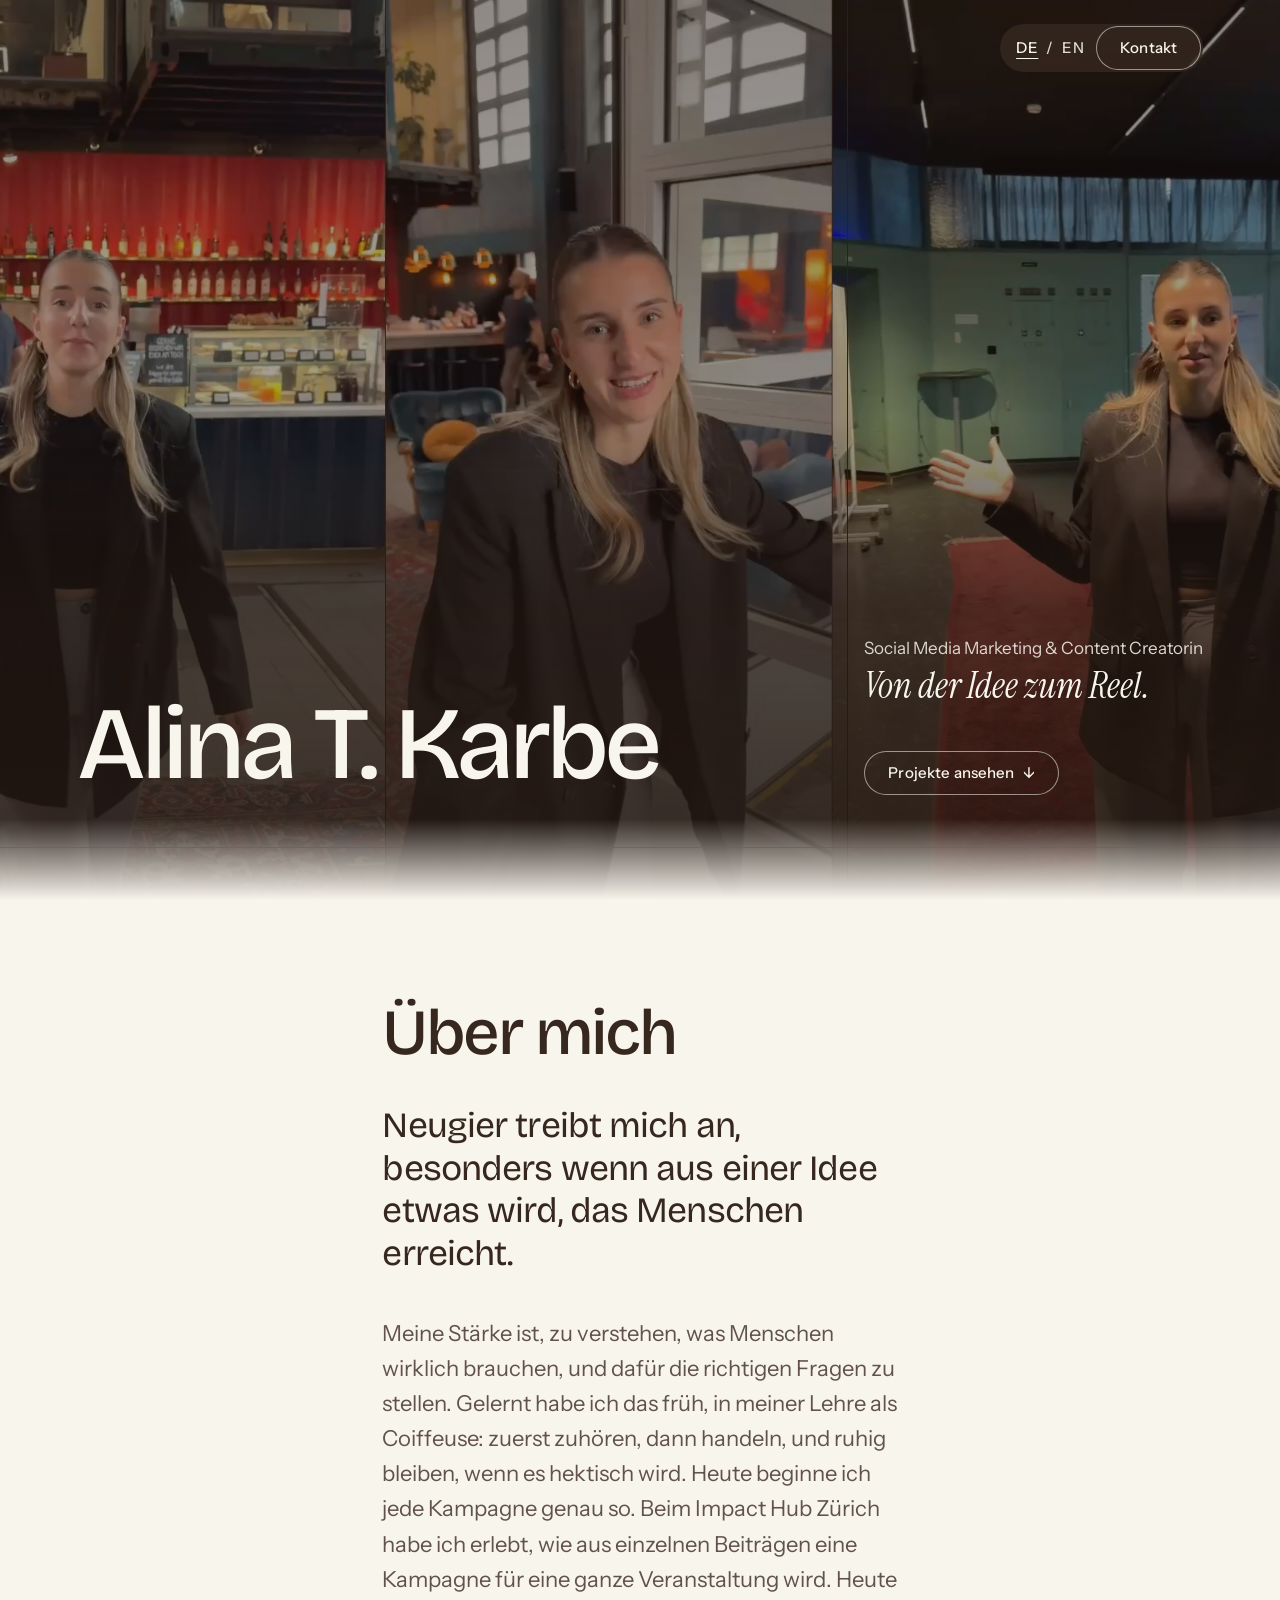
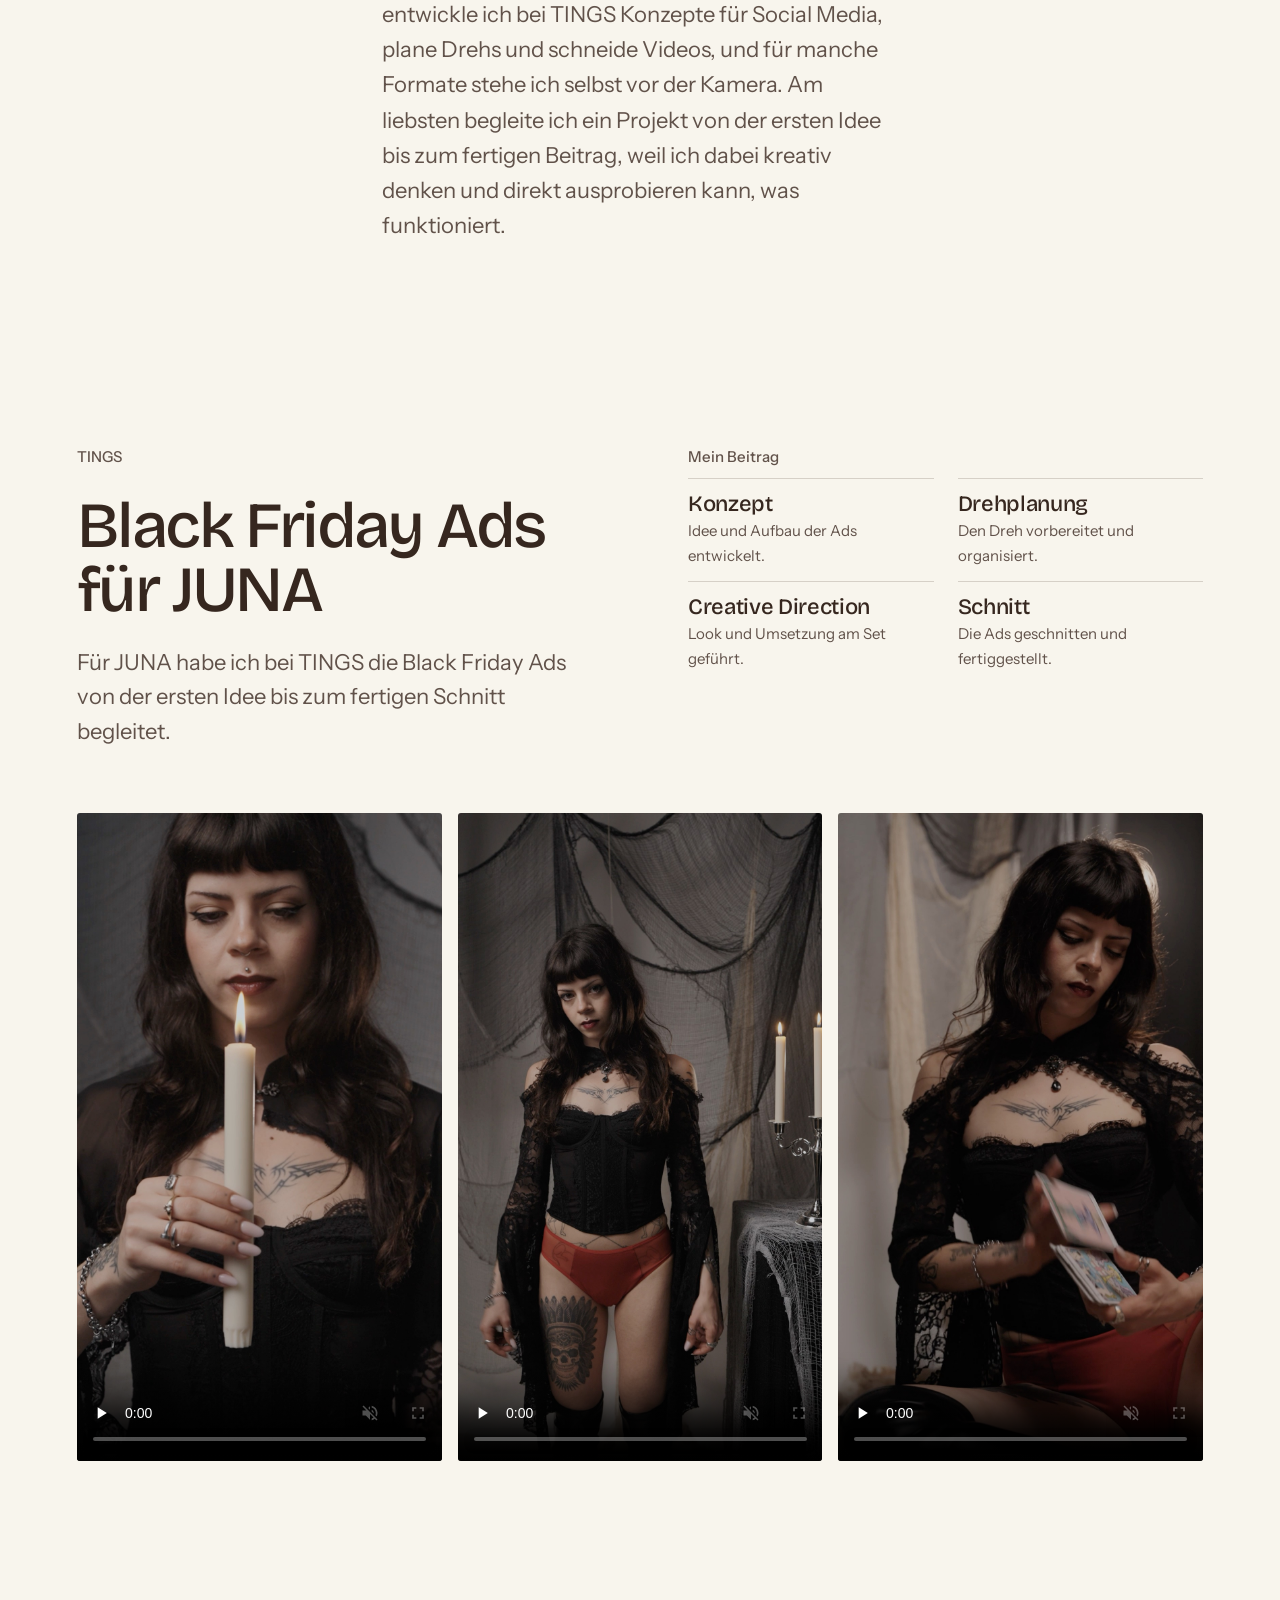
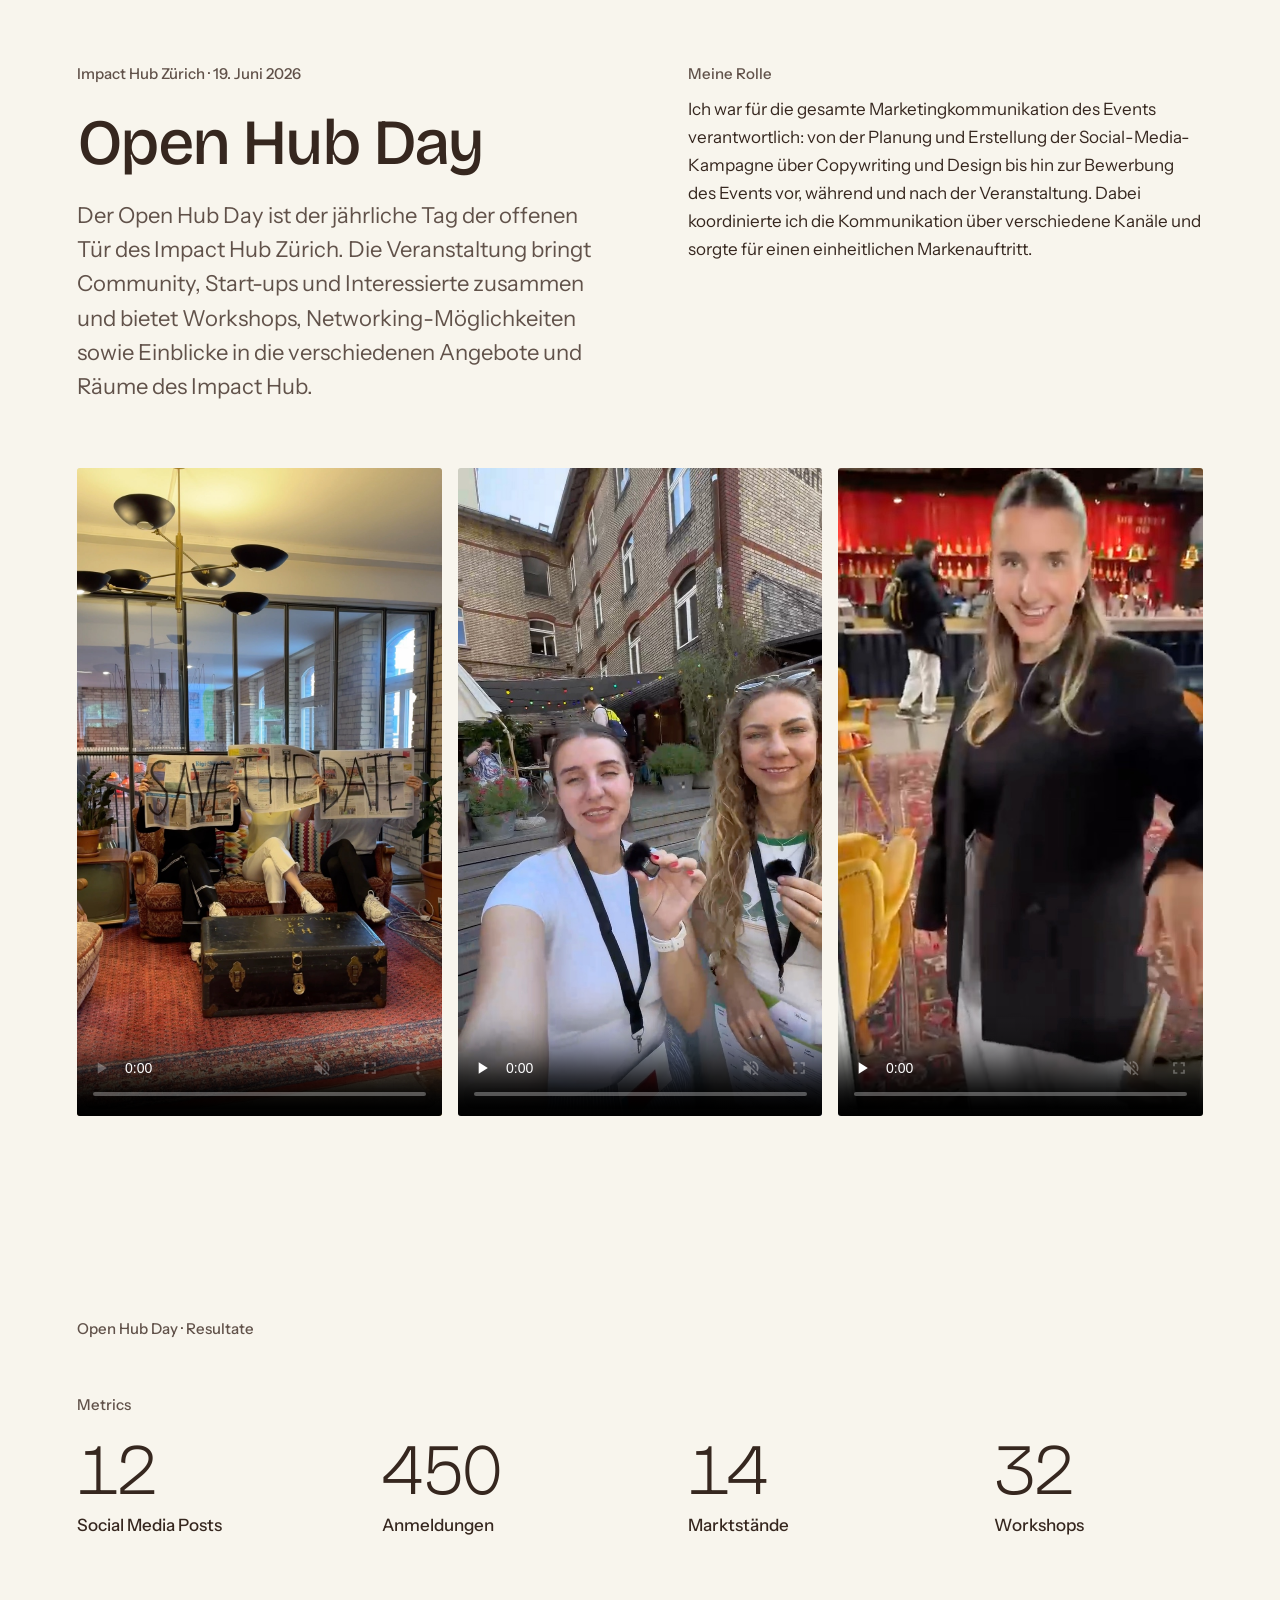
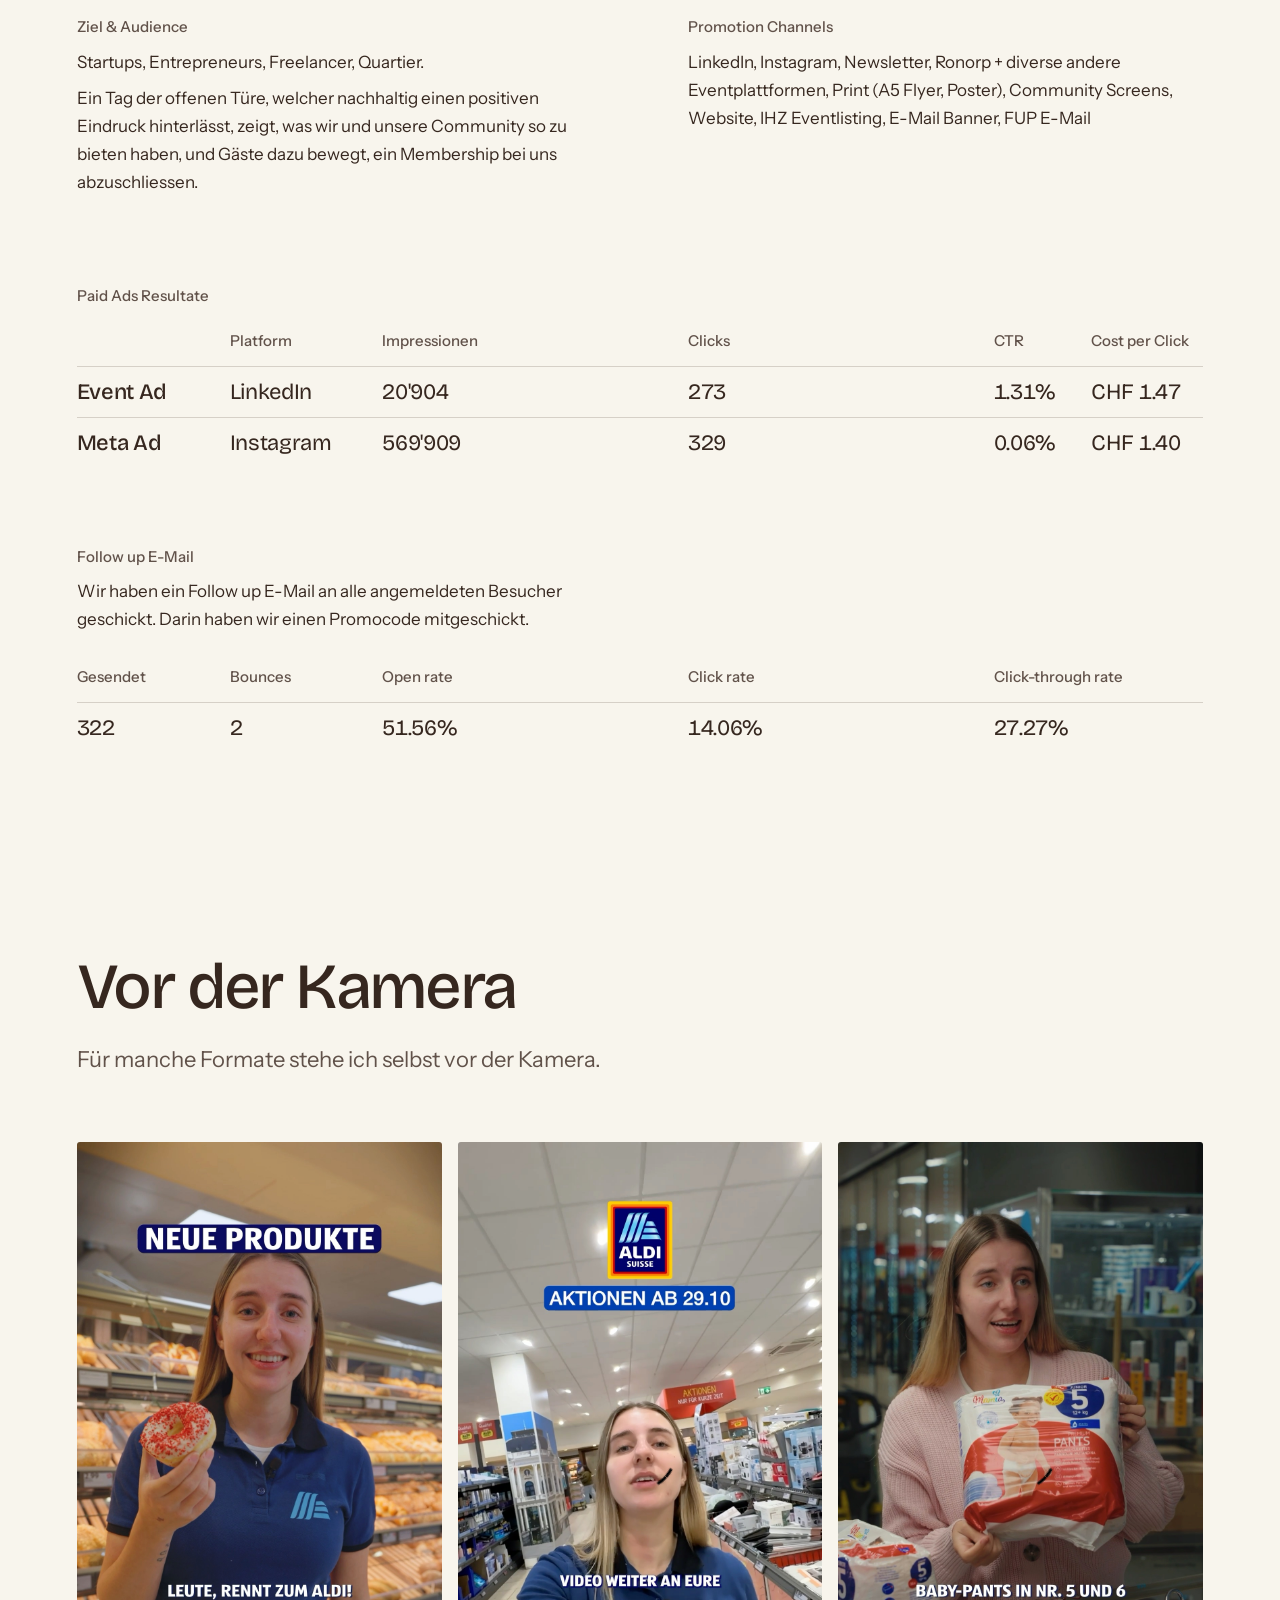
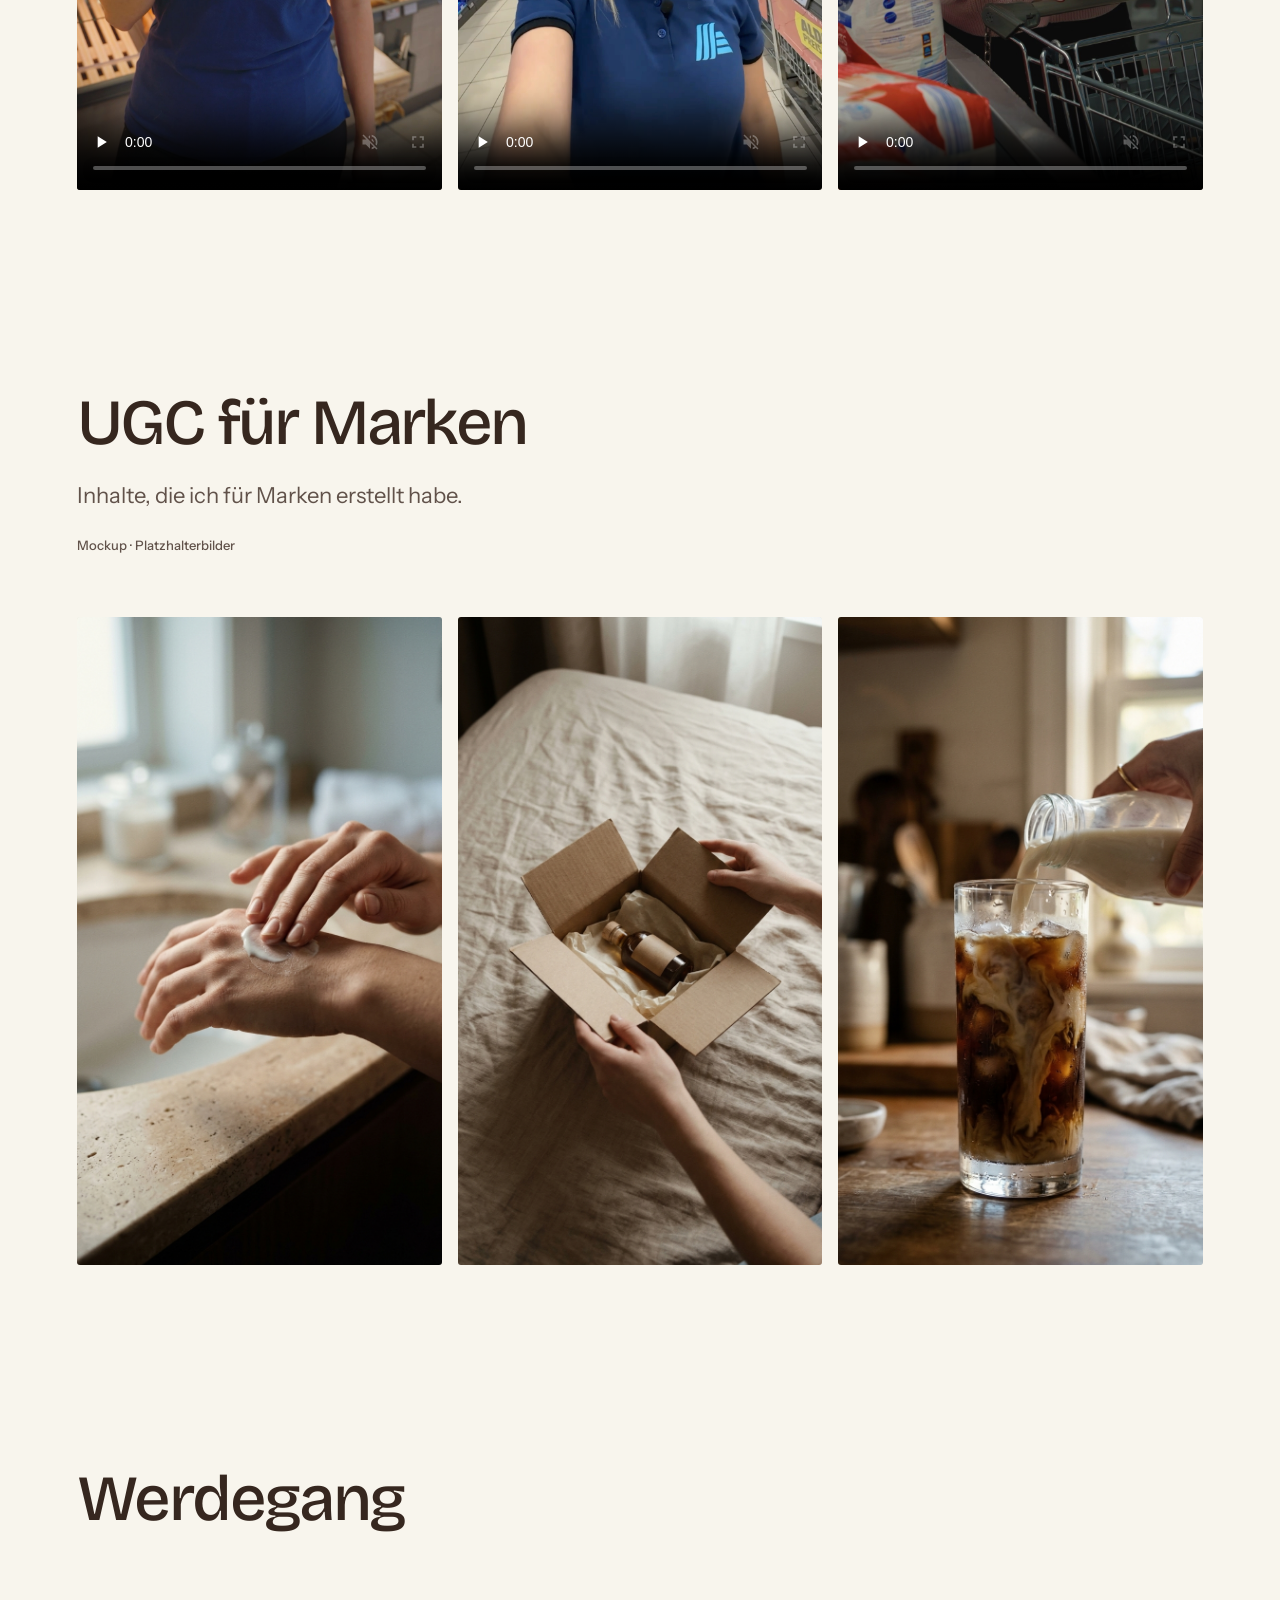
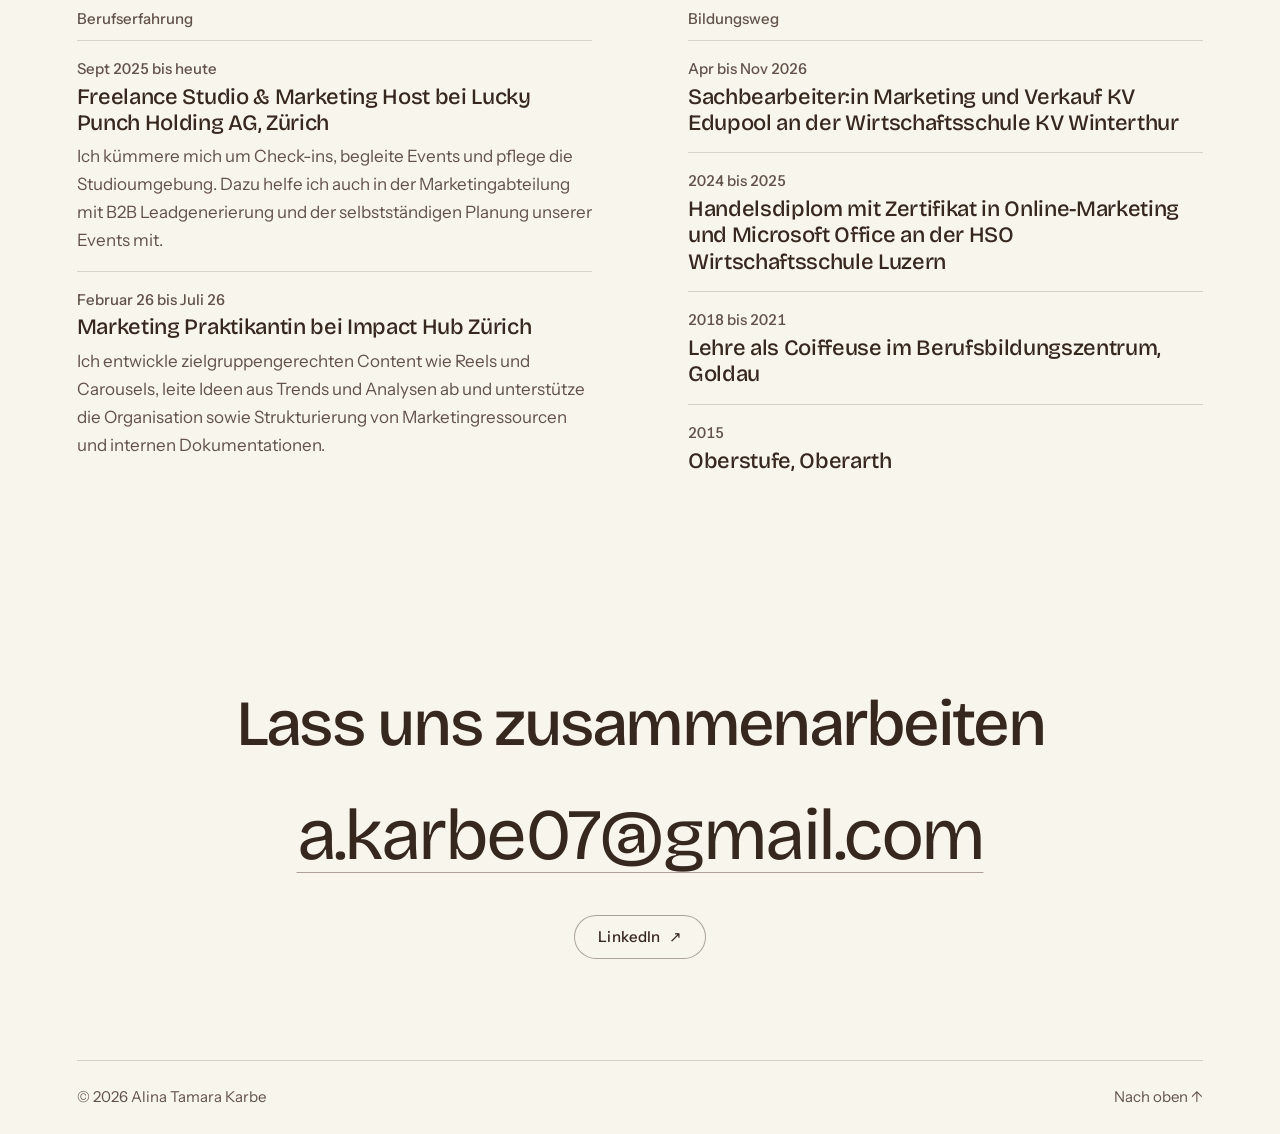
<file: index.html>
<!DOCTYPE html>
<html lang="de-CH">
<head>
  <meta charset="utf-8">
  <meta name="viewport" content="width=device-width, initial-scale=1, viewport-fit=cover">
  <title>Alina Tamara Karbe · Social Media Marketing & Content Creatorin</title>
  <meta name="description" content="Portfolio von Alina Tamara Karbe. Social Media Marketing und Content Creation, von der Idee zum Reel.">
  <meta name="theme-color" content="#36271F">
  <!-- noindex stays until Alina has approved her copy -->
  <meta name="robots" content="noindex">
  <meta property="og:type" content="website">
  <meta property="og:url" content="https://alinacreates.online/">
  <meta property="og:title" content="Alina Tamara Karbe · Social Media Marketing & Content Creatorin">
  <meta property="og:description" content="Portfolio von Alina Tamara Karbe. Social Media Marketing und Content Creation, von der Idee zum Reel.">
  <meta property="og:image" content="https://alinacreates.online/media/hero-reel-wide.jpg">
  <meta property="og:locale" content="de_CH">
  <meta name="twitter:card" content="summary_large_image">
  <link rel="icon" href="favicon.svg" type="image/svg+xml">
  <link rel="alternate" hreflang="de-CH" href="https://alinacreates.online/">
  <link rel="alternate" hreflang="en" href="https://alinacreates.online/en/">
  <link rel="alternate" hreflang="x-default" href="https://alinacreates.online/">
  <link rel="preload" href="fonts/bricolage-grotesque-latin-wght-normal.woff2" as="font" type="font/woff2" crossorigin>
  <link rel="preload" href="fonts/instrument-sans-latin-wght-normal.woff2" as="font" type="font/woff2" crossorigin>
  <link rel="stylesheet" href="tokens.css">
  <link rel="stylesheet" href="styles.css">
  <script>document.documentElement.classList.add('js');</script>
</head>
<body>

  <a class="btn skip" href="#ueber-mich">Zum Inhalt</a>

  <!-- Fixed: the language switch and Kontakt stay reachable over cover and page -->
  <header class="bar">
    <nav class="lang" aria-label="Sprache">
      <a href="./" lang="de-CH" hreflang="de-CH" aria-current="page">DE</a><span aria-hidden="true">/</span><a href="en/" lang="en" hreflang="en">EN</a>
    </nav>
    <a class="btn" href="#kontakt">Kontakt</a>
  </header>

  <main id="top">

    <!-- HERO -->
    <section class="cover">
      <!-- The reel: one file per load, picked once by the screen's shape (three columns on landscape screens).
           With reduced motion no source matches, so only the poster shows and no video is requested -->
      <div class="cover__media" aria-hidden="true">
        <picture>
          <source media="(min-aspect-ratio: 1/1)" srcset="media/hero-reel-wide.jpg">
          <img src="media/hero-reel.jpg" alt="" fetchpriority="high">
        </picture>
        <video autoplay muted loop playsinline disablepictureinpicture>
          <source src="media/hero-reel-wide.mp4" type="video/mp4" media="(prefers-reduced-motion: no-preference) and (min-aspect-ratio: 1/1)">
          <source src="media/hero-reel.mp4" type="video/mp4" media="(prefers-reduced-motion: no-preference)">
        </video>
      </div>
      <div class="cover__veil" aria-hidden="true"></div>
      <h1>Alina&nbsp;T. Karbe</h1>
      <div class="hero__meta">
        <p class="hero__role">Social Media Marketing & Content Creatorin</p>
        <p class="hero__tagline">Von der Idee zum Reel.</p>
        <a class="btn" href="#tings">Projekte ansehen <span aria-hidden="true">↓</span></a>
      </div>
    </section>
    <!-- /HERO -->

    <div class="sheet">

    <!-- Über mich · text from the brief, verbatim -->
    <section class="sect" id="ueber-mich">
      <div class="wrap about">
        <h2>Über mich</h2>
        <p class="about__text"><span class="about__lead">Neugier treibt mich an, besonders wenn aus einer Idee etwas wird, das Menschen erreicht.</span> Meine Stärke ist, zu verstehen, was Menschen wirklich brauchen, und dafür die richtigen Fragen zu stellen. Gelernt habe ich das früh, in meiner Lehre als Coiffeuse: zuerst zuhören, dann handeln, und ruhig bleiben, wenn es hektisch wird. Heute beginne ich jede Kampagne genau so. Beim Impact Hub Zürich habe ich erlebt, wie aus einzelnen Beiträgen eine Kampagne für eine ganze Veranstaltung wird. Heute entwickle ich bei TINGS Konzepte für Social Media, plane Drehs und schneide Videos, und für manche Formate stehe ich selbst vor der Kamera. Am liebsten begleite ich ein Projekt von der ersten Idee bis zum fertigen Beitrag, weil ich dabei kreativ denken und direkt ausprobieren kann, was funktioniert.</p>
      </div>
    </section>

    <!-- TINGS -->
    <section class="sect" id="tings">
      <div class="wrap split">
        <div class="split__text">
          <div class="split__head">
            <p class="case__tab">TINGS</p>
            <h2>Black Friday Ads für JUNA</h2>
            <!-- TODO Alina: confirm or replace the intro and the four descriptions (see docs/copy.md) -->
            <p class="lede">Für JUNA habe ich bei TINGS die Black Friday Ads von der ersten Idee bis zum fertigen Schnitt begleitet.</p>
          </div>
          <div class="block">
            <h3>Mein Beitrag</h3>
            <dl class="rows">
              <div><dt>Konzept</dt><dd>Idee und Aufbau der Ads entwickelt.</dd></div>
              <div><dt>Drehplanung</dt><dd>Den Dreh vorbereitet und organisiert.</dd></div>
              <div><dt>Creative Direction</dt><dd>Look und Umsetzung am Set geführt.</dd></div>
              <div><dt>Schnitt</dt><dd>Die Ads geschnitten und fertiggestellt.</dd></div>
            </dl>
          </div>
        </div>
        <div class="media-row seq" role="group" aria-label="Die fertigen Ads">
          <figure class="media">
            <div class="slot"><video src="media/tings-ad-1.mp4" data-poster="media/tings-ad-1.jpg" controls controlslist="nodownload noplaybackrate noremoteplayback" disablepictureinpicture muted playsinline preload="none"></video></div>
          </figure>
          <figure class="media">
            <div class="slot"><video src="media/tings-ad-2.mp4" data-poster="media/tings-ad-2.jpg" controls controlslist="nodownload noplaybackrate noremoteplayback" disablepictureinpicture muted playsinline preload="none"></video></div>
          </figure>
          <figure class="media">
            <div class="slot"><video src="media/tings-ad-3.mp4" data-poster="media/tings-ad-3.jpg" controls controlslist="nodownload noplaybackrate noremoteplayback" disablepictureinpicture muted playsinline preload="none"></video></div>
          </figure>
        </div>
      </div>
    </section>

    <!-- Impact Hub Zürich · her text and figures from her deck (slides 05a, 05c), see docs/copy.md; 12 and 450 live here only -->
    <section class="sect" id="impact-hub">
      <div class="wrap split">
        <div class="split__text">
          <div class="split__head">
            <p class="case__tab">Impact Hub Zürich · <time datetime="2026-06-19">19. Juni 2026</time></p>
            <h2>Open Hub Day</h2>
            <p class="lede">Der Open Hub Day ist der jährliche Tag der offenen Tür des Impact Hub Zürich. Die Veranstaltung bringt Community, Start-ups und Interessierte zusammen und bietet Workshops, Networking-Möglichkeiten sowie Einblicke in die verschiedenen Angebote und Räume des Impact Hub.</p>
          </div>
          <div class="block">
            <h3>Meine Rolle</h3>
            <p>Ich war für die gesamte Marketingkommunikation des Events verantwortlich: von der Planung und Erstellung der Social-Media-Kampagne über Copywriting und Design bis hin zur Bewerbung des Events vor, während und nach der Veranstaltung. Dabei koordinierte ich die Kommunikation über verschiedene Kanäle und sorgte für einen einheitlichen Markenauftritt.</p>
          </div>
        </div>
        <div class="media-row" role="group" aria-label="Visuals der Kampagne">
          <figure class="media">
            <div class="slot"><video src="media/open-hub-day-1.mp4" data-poster="media/open-hub-day-1.jpg" controls controlslist="nodownload noplaybackrate noremoteplayback" disablepictureinpicture muted playsinline preload="none" aria-label="Kampagnenvisual Open Hub Day"></video></div>
          </figure>
          <figure class="media">
            <div class="slot"><video src="media/open-hub-day-2.mp4" data-poster="media/open-hub-day-2.jpg" controls controlslist="nodownload noplaybackrate noremoteplayback" disablepictureinpicture muted playsinline preload="none" aria-label="Kampagnenvisual Open Hub Day"></video></div>
          </figure>
          <figure class="media">
            <div class="slot"><video src="media/open-hub-day-3.mp4" data-poster="media/open-hub-day-3.jpg" controls controlslist="nodownload noplaybackrate noremoteplayback" disablepictureinpicture muted playsinline preload="none" aria-label="Kampagnenvisual Open Hub Day"></video></div>
          </figure>
        </div>
      </div>
      <!-- TODO Alina: the flyers and the campaign visuals of her deck, as original files (see docs/copy.md) -->
      <div class="wrap facts">
        <p class="case__tab facts__tab">Open Hub Day · Resultate</p>
        <div class="block facts__wide">
          <h3>Metrics</h3>
          <div class="stats">
            <div><p class="stat__num">12</p><p class="stat__label">Social Media Posts</p></div>
            <div><p class="stat__num">450</p><p class="stat__label">Anmeldungen</p></div>
            <div><p class="stat__num">14</p><p class="stat__label">Marktstände</p></div>
            <div><p class="stat__num">32</p><p class="stat__label">Workshops</p></div>
          </div>
        </div>
        <div class="block">
          <h3>Ziel & Audience</h3>
          <p>Startups, Entrepreneurs, Freelancer, Quartier.</p>
          <p>Ein Tag der offenen Türe, welcher nachhaltig einen positiven Eindruck hinterlässt, zeigt, was wir und unsere Community so zu bieten haben, und Gäste dazu bewegt, ein Membership bei uns abzuschliessen.</p>
        </div>
        <div class="block">
          <h3>Promotion Channels</h3>
          <p>LinkedIn, Instagram, Newsletter, Ronorp + diverse andere Eventplattformen, Print (A5 Flyer, Poster), Community Screens, Website, IHZ Eventlisting, E-Mail Banner, FUP E-Mail</p>
        </div>
        <div class="block facts__wide">
          <table class="table">
            <caption>Paid Ads Resultate</caption>
            <thead>
              <tr><td></td><th scope="col">Platform</th><th scope="col">Impressionen</th><th scope="col">Clicks</th><th scope="col">CTR</th><th scope="col">Cost per Click</th></tr>
            </thead>
            <tbody>
              <tr><th scope="row">Event Ad</th><td data-label="Platform">LinkedIn</td><td data-label="Impressionen">20'904</td><td data-label="Clicks">273</td><td data-label="CTR">1.31%</td><td data-label="Cost per Click">CHF 1.47</td></tr>
              <tr><th scope="row">Meta Ad</th><td data-label="Platform">Instagram</td><td data-label="Impressionen">569'909</td><td data-label="Clicks">329</td><td data-label="CTR">0.06%</td><td data-label="Cost per Click">CHF 1.40</td></tr>
            </tbody>
          </table>
        </div>
        <div class="block facts__wide">
          <h3>Follow up E-Mail</h3>
          <p>Wir haben ein Follow up E-Mail an alle angemeldeten Besucher geschickt. Darin haben wir einen Promocode mitgeschickt.</p>
          <table class="table">
            <thead>
              <tr><th scope="col">Gesendet</th><th scope="col">Bounces</th><th scope="col">Open rate</th><th scope="col">Click rate</th><th scope="col">Click-through rate</th></tr>
            </thead>
            <tbody>
              <tr><td data-label="Gesendet">322</td><td data-label="Bounces">2</td><td data-label="Open rate">51.56%</td><td data-label="Click rate">14.06%</td><td data-label="Click-through rate">27.27%</td></tr>
            </tbody>
          </table>
        </div>
      </div>
    </section>

    <!-- Vor der Kamera · text left, three clips right, like every section -->
    <section class="sect" id="vor-der-kamera">
      <div class="wrap split">
        <div class="split__text">
          <h2>Vor der Kamera</h2>
          <p class="lede">Für manche Formate stehe ich selbst vor der Kamera.</p>
        </div>
        <!-- TODO Alina: format and contribution per clip (see docs/copy.md) -->
        <div class="media-row" role="group" aria-label="Clips vor der Kamera">
          <figure class="media">
            <div class="slot"><video src="media/kamera-1.mp4" data-poster="media/kamera-1.jpg" controls controlslist="nodownload noplaybackrate noremoteplayback" disablepictureinpicture muted playsinline preload="none"></video></div>
          </figure>
          <figure class="media">
            <div class="slot"><video src="media/kamera-2.mp4" data-poster="media/kamera-2.jpg" controls controlslist="nodownload noplaybackrate noremoteplayback" disablepictureinpicture muted playsinline preload="none"></video></div>
          </figure>
          <figure class="media">
            <div class="slot"><video src="media/kamera-3.mp4" data-poster="media/kamera-3.jpg" controls controlslist="nodownload noplaybackrate noremoteplayback" disablepictureinpicture muted playsinline preload="none"></video></div>
          </figure>
        </div>
      </div>
    </section>

    <!-- UGC für Marken -->
    <section class="sect" id="ugc">
      <div class="wrap split">
        <div class="split__text">
          <h2>UGC für Marken</h2>
          <p class="lede">Inhalte, die ich für Marken erstellt habe.</p>
          <p class="mock">Mockup · Platzhalterbilder</p>
        </div>
        <!-- TODO Alina: her videos (media/ugc-1.mp4 …), then brand, format and contribution per video (see docs/copy.md) -->
        <div class="media-row" role="group" aria-label="UGC Videos">
          <figure class="media"><div class="slot"><img src="media/ugc-1.jpg" alt="" loading="lazy" decoding="async"></div></figure>
          <figure class="media"><div class="slot"><img src="media/ugc-2.jpg" alt="" loading="lazy" decoding="async"></div></figure>
          <figure class="media"><div class="slot"><img src="media/ugc-3.jpg" alt="" loading="lazy" decoding="async"></div></figure>
        </div>
      </div>
    </section>

    <!-- Werdegang · from her deck (slides 02, 03): dates and titles as she wrote them, one or two of her sentences each; see docs/copy.md -->
    <section class="sect" id="werdegang">
      <div class="wrap stack">
        <h2>Werdegang</h2>
        <div class="cv">
          <div class="block">
            <h3>Berufserfahrung</h3>
            <ol class="cv__list">
              <li>
                <p class="cv__date">Sept 2025 bis heute</p>
                <p class="cv__title">Freelance Studio & Marketing Host bei Lucky Punch Holding AG, Zürich</p>
                <p class="cv__text">Ich kümmere mich um Check-ins, begleite Events und pflege die Studioumgebung. Dazu helfe ich auch in der Marketingabteilung mit B2B Leadgenerierung und der selbstständigen Planung unserer Events mit.</p>
              </li>
              <li>
                <p class="cv__date">Februar 26 bis Juli 26</p>
                <p class="cv__title">Marketing Praktikantin bei Impact Hub Zürich</p>
                <p class="cv__text">Ich entwickle zielgruppengerechten Content wie Reels und Carousels, leite Ideen aus Trends und Analysen ab und unterstütze die Organisation sowie Strukturierung von Marketingressourcen und internen Dokumentationen.</p>
              </li>
            </ol>
          </div>
          <div class="block">
            <h3>Bildungsweg</h3>
            <ol class="cv__list">
              <li>
                <p class="cv__date">Apr bis Nov 2026</p>
                <p class="cv__title">Sachbearbeiter:in Marketing und Verkauf KV Edupool an der Wirtschaftsschule KV Winterthur</p>
              </li>
              <li>
                <p class="cv__date">2024 bis 2025</p>
                <p class="cv__title">Handelsdiplom mit Zertifikat in Online-Marketing und Microsoft Office an der HSO Wirtschaftsschule Luzern</p>
              </li>
              <li>
                <p class="cv__date">2018 bis 2021</p>
                <p class="cv__title">Lehre als Coiffeuse im Berufsbildungszentrum, Goldau</p>
              </li>
              <li>
                <p class="cv__date">2015</p>
                <p class="cv__title">Oberstufe, Oberarth</p>
              </li>
            </ol>
          </div>
        </div>
      </div>
    </section>

    <!-- Kontakt -->
    <section class="sect contact" id="kontakt">
      <div class="wrap contact__inner">
        <h2>Lass uns zusammenarbeiten</h2>
        <a class="contact__mail" href="mailto:a.karbe07@gmail.com">a.karbe07@gmail.com</a>
        <ul class="contact__links">
          <li><a class="btn" href="https://ch.linkedin.com/in/alina-tamara-karbe" target="_blank" rel="noopener">LinkedIn <span aria-hidden="true">↗</span></a></li>
          <!-- TODO Alina: Instagram URL, then a link like the one above -->
        </ul>
      </div>
    </section>

    </div>

  </main>

  <footer class="foot">
    <div class="foot__line wrap">
      <span>© 2026 Alina Tamara Karbe</span>
      <a href="#top">Nach oben <span aria-hidden="true">↑</span></a>
    </div>
  </footer>

  <script src="script.js"></script>
</body>
</html>
</file>
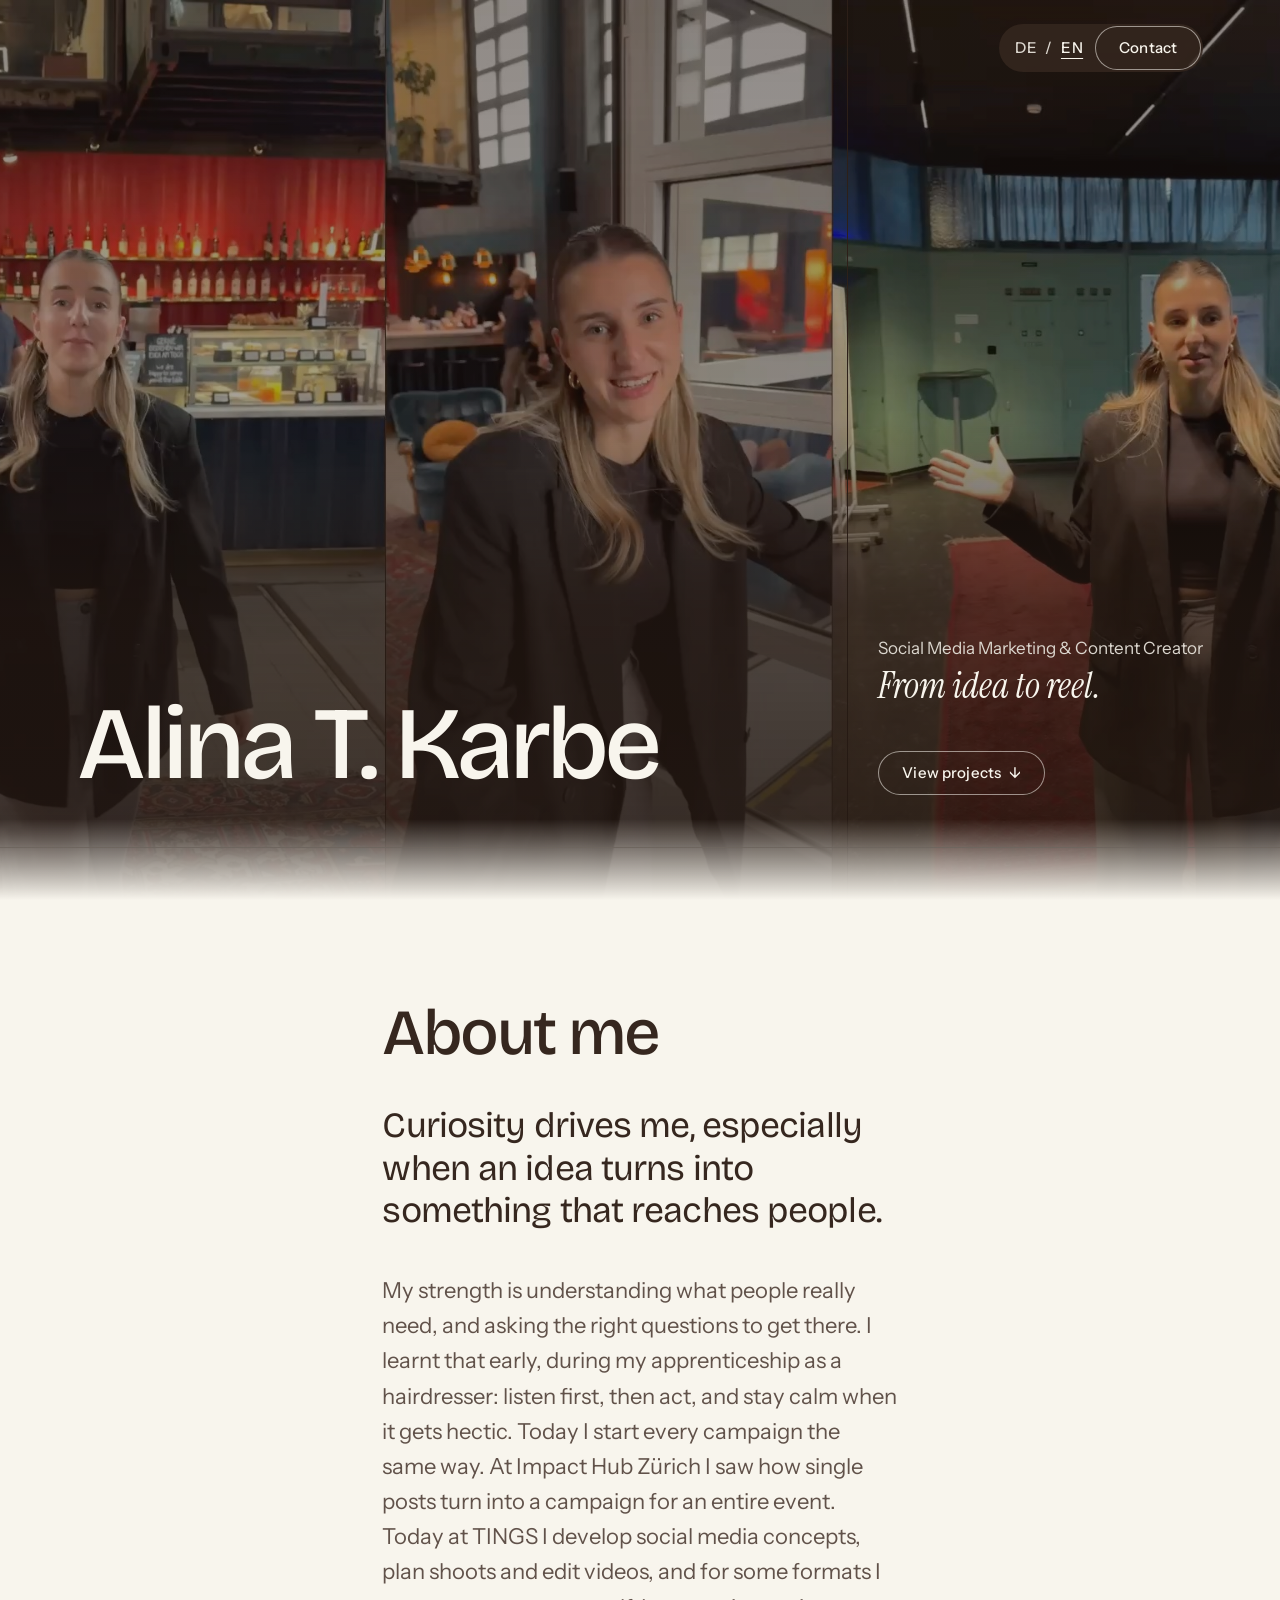
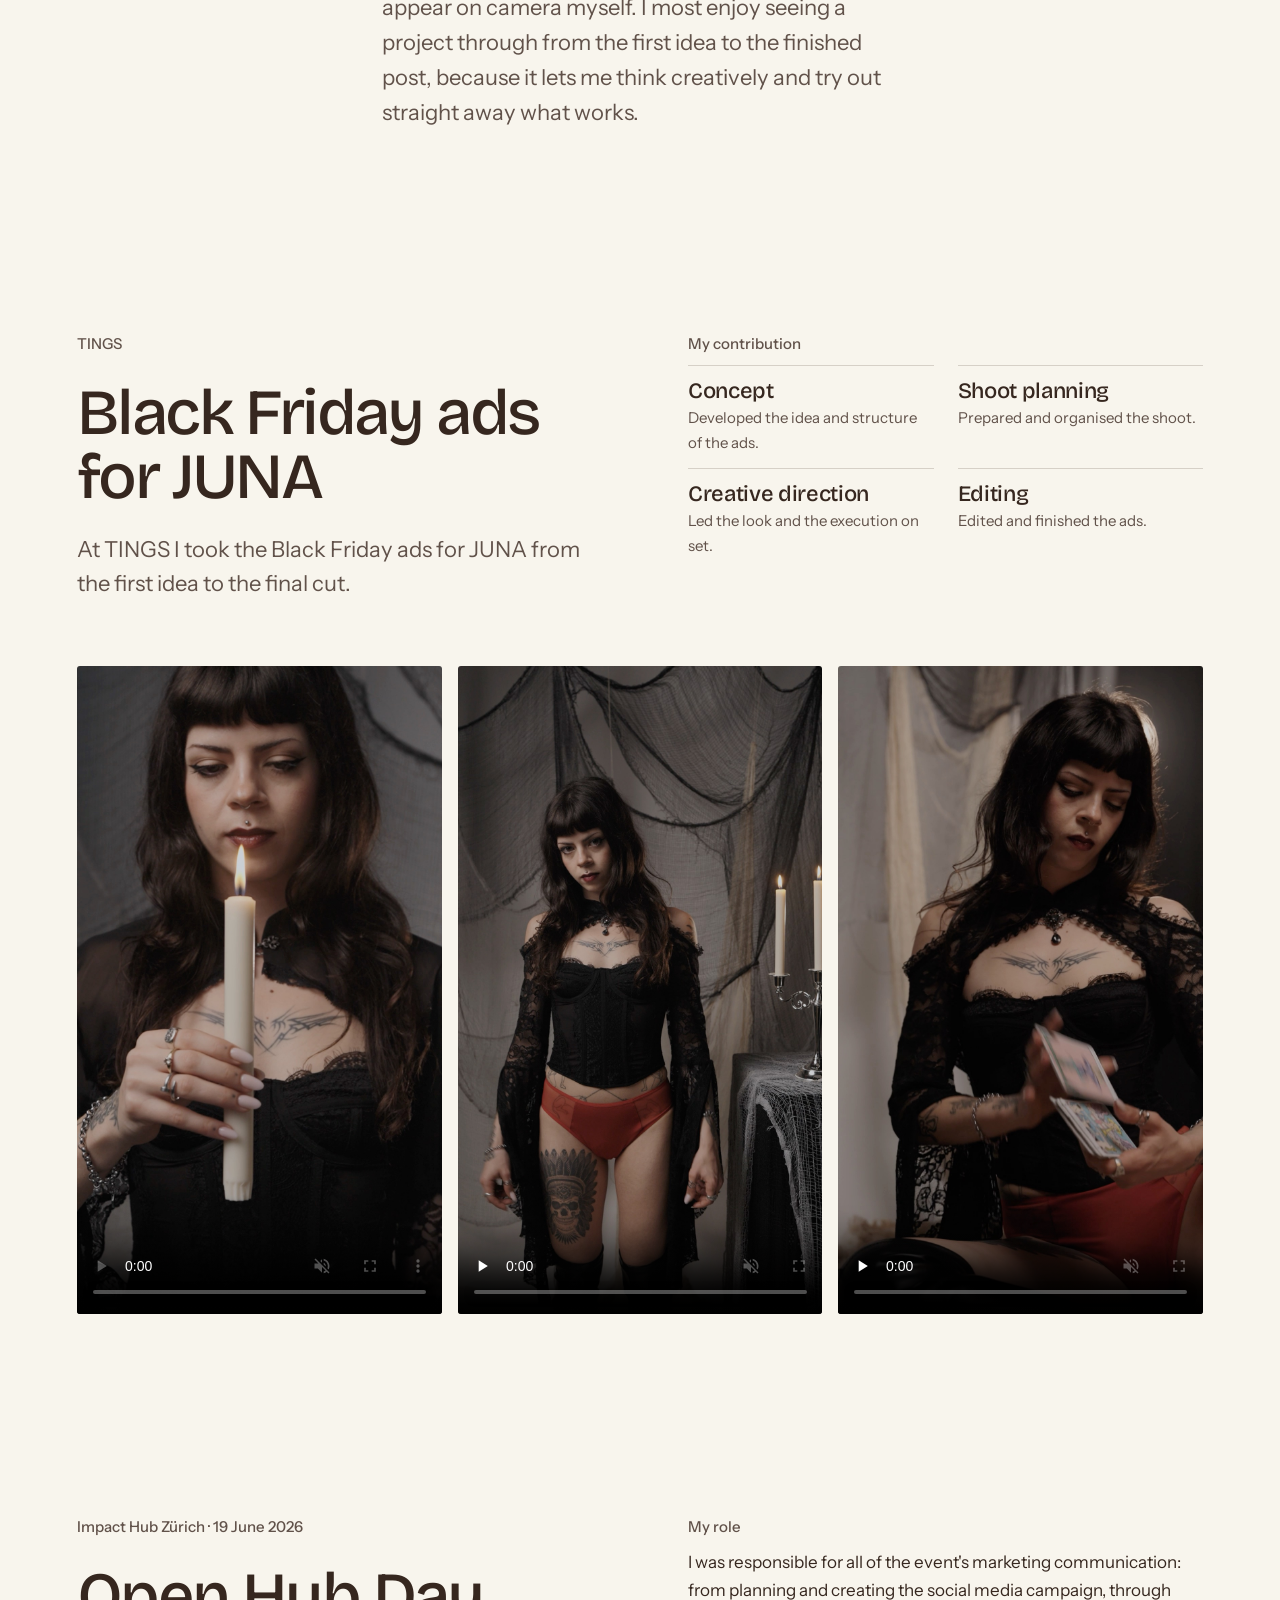
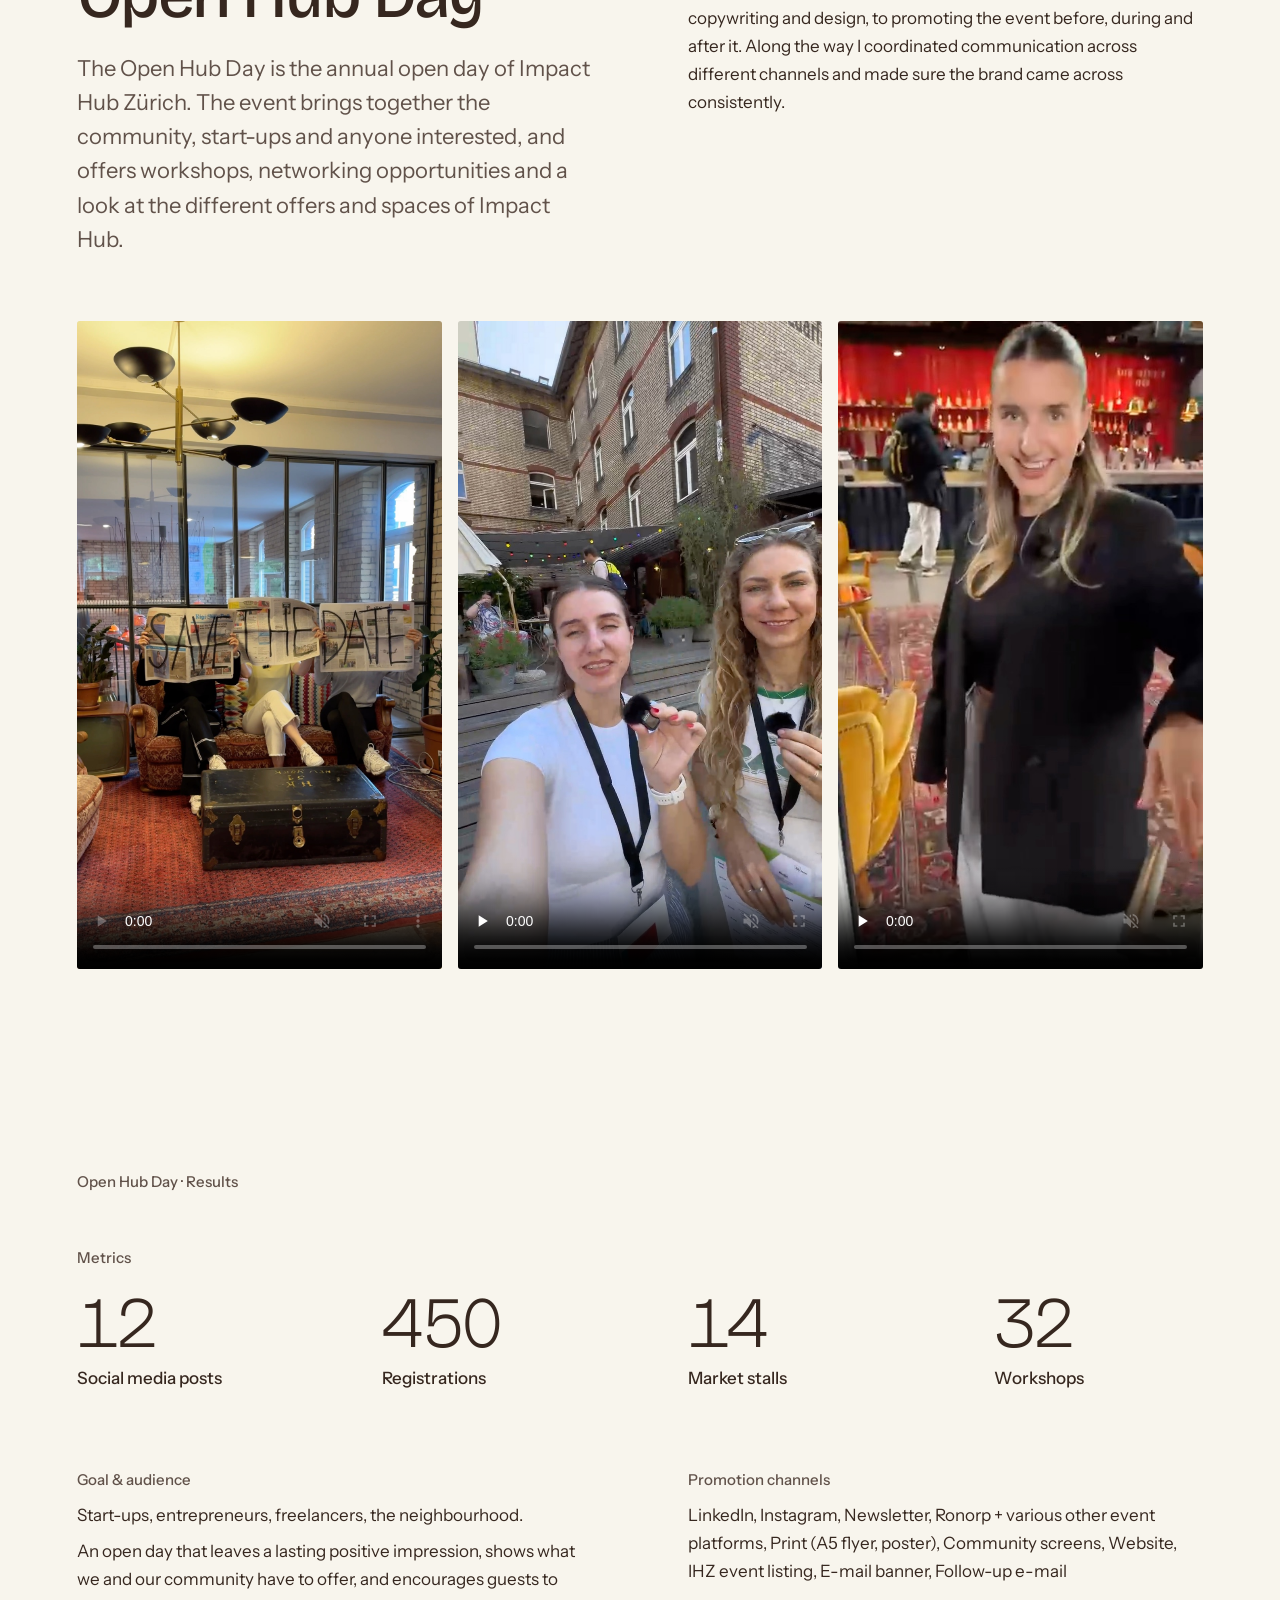
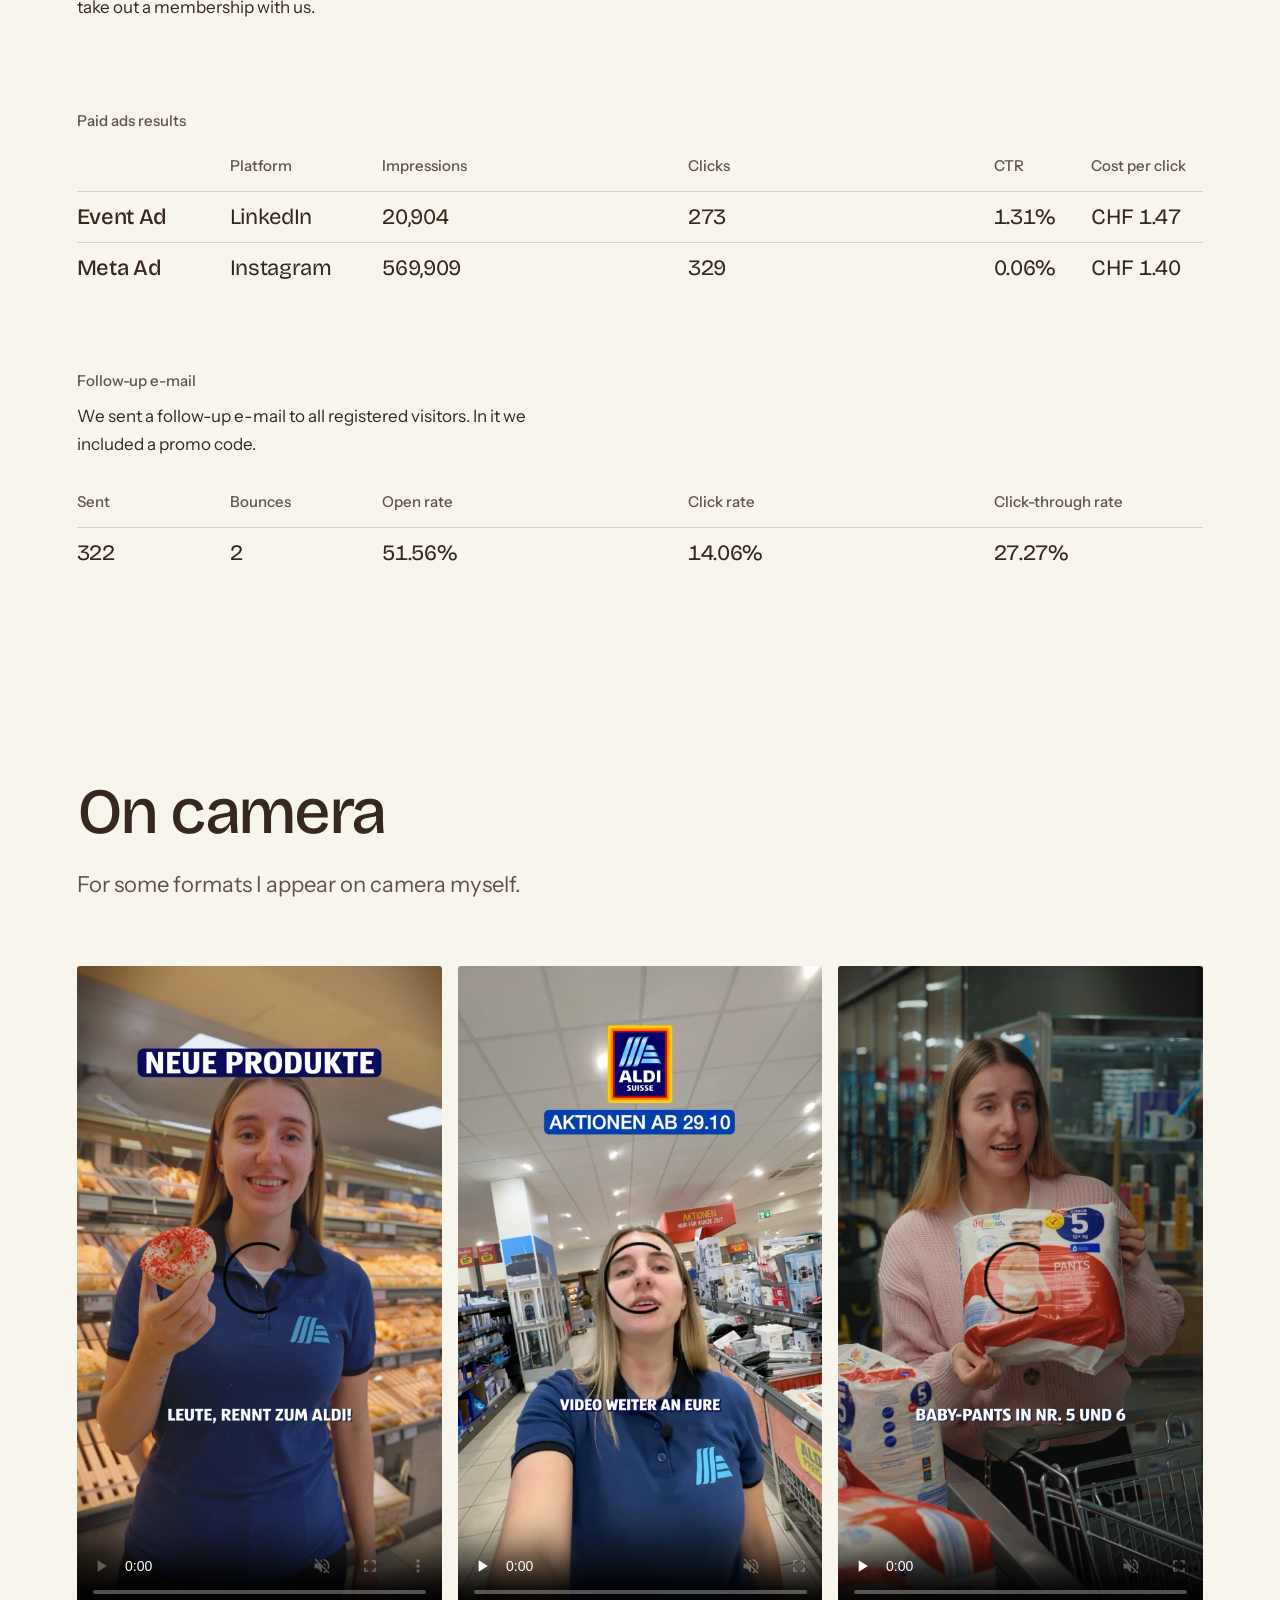
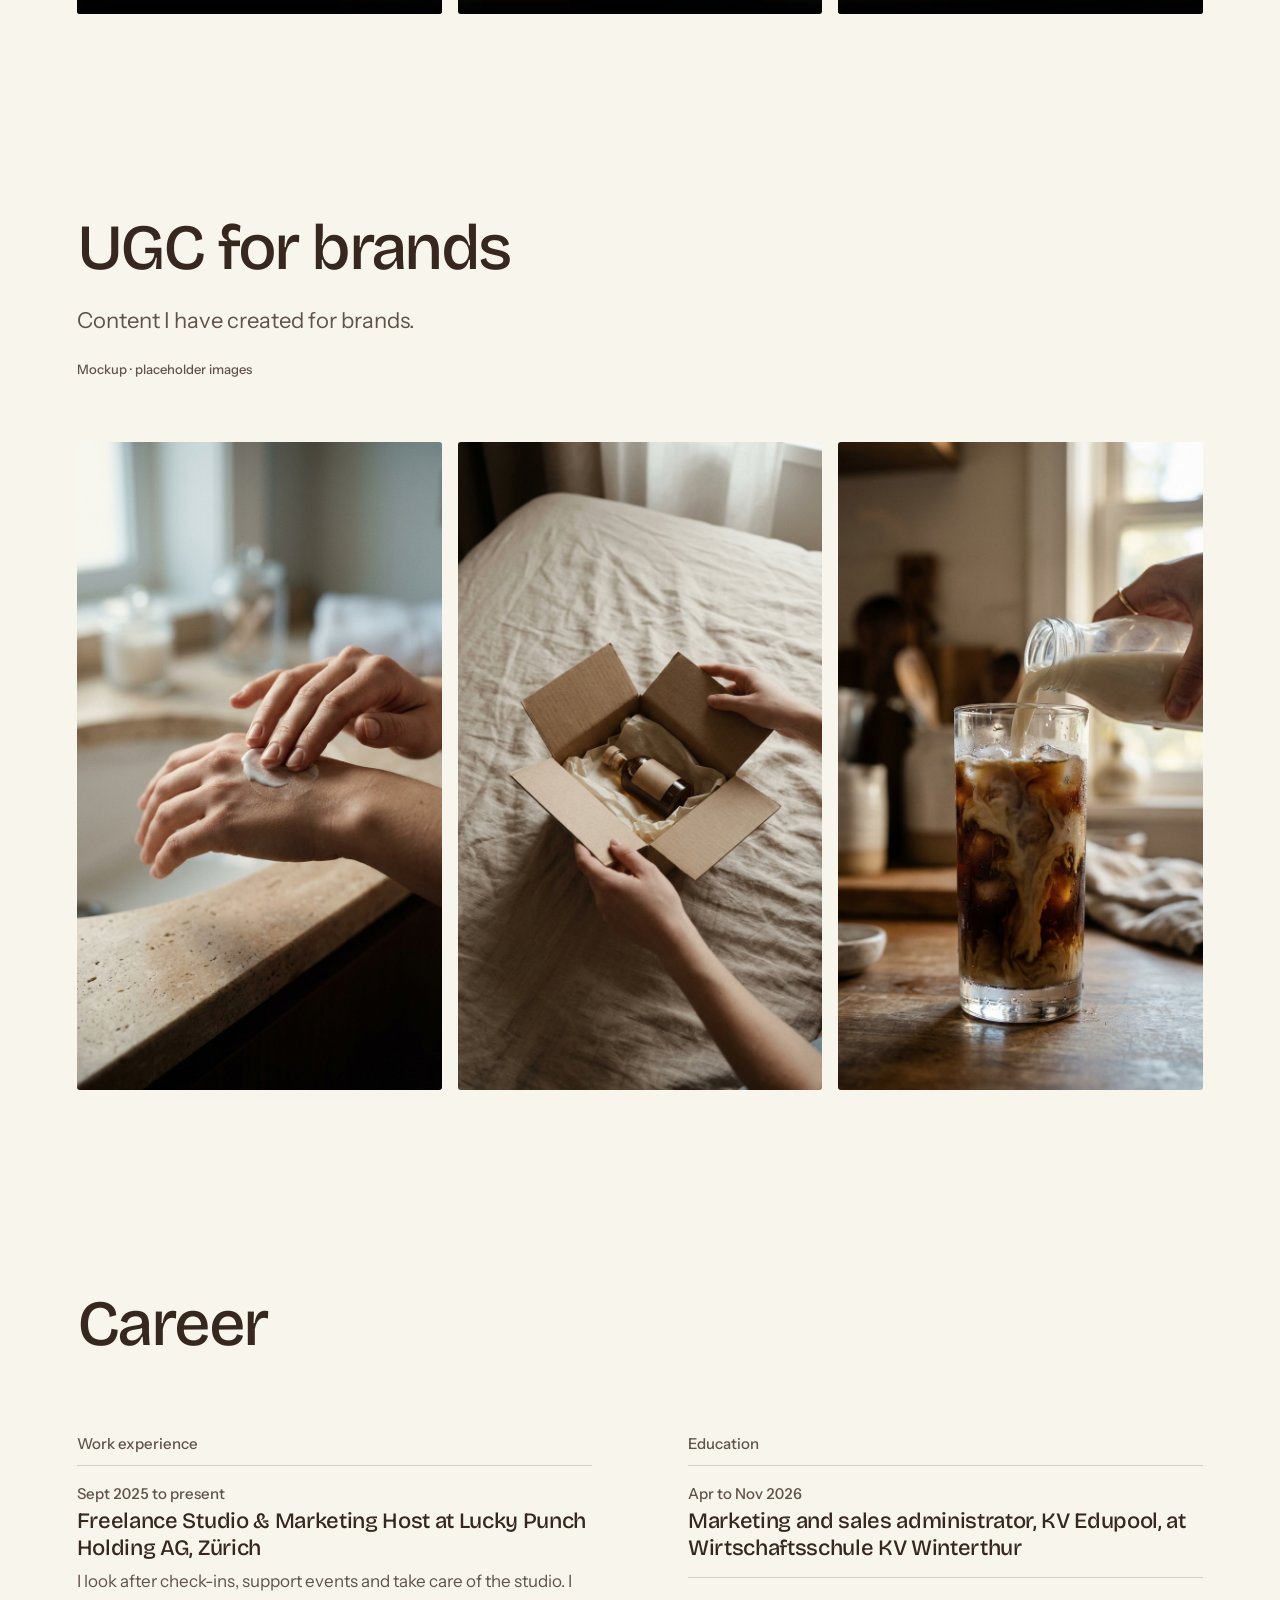
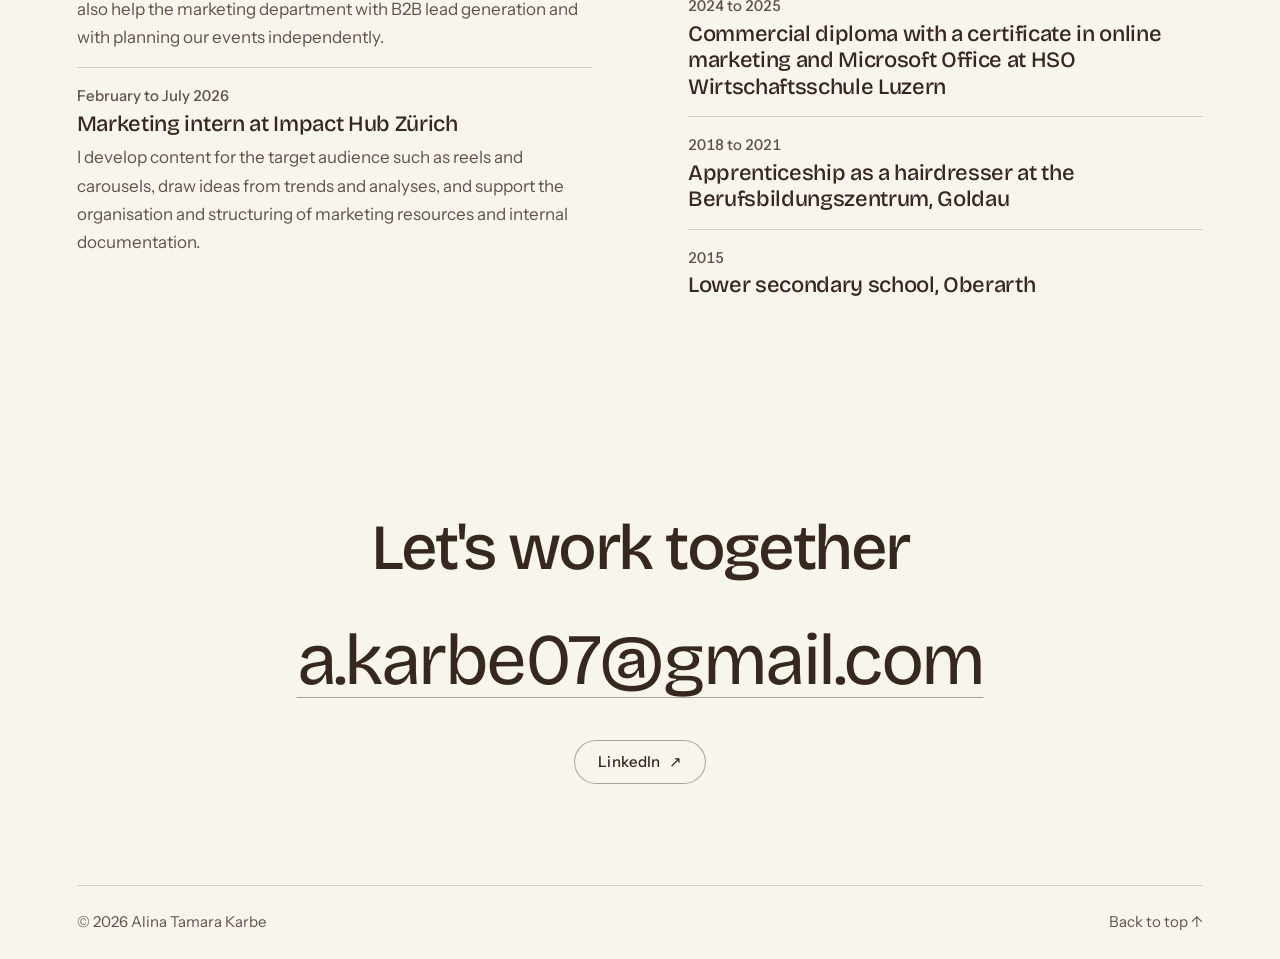
<file: en/index.html>
<!DOCTYPE html>
<html lang="en-GB">
<head>
  <meta charset="utf-8">
  <meta name="viewport" content="width=device-width, initial-scale=1, viewport-fit=cover">
  <title>Alina Tamara Karbe · Social Media Marketing & Content Creator</title>
  <meta name="description" content="Portfolio of Alina Tamara Karbe. Social media marketing and content creation, from idea to reel.">
  <meta name="theme-color" content="#36271F">
  <!-- noindex stays until Alina has approved her copy -->
  <meta name="robots" content="noindex">
  <meta property="og:type" content="website">
  <meta property="og:url" content="https://alinacreates.online/en/">
  <meta property="og:title" content="Alina Tamara Karbe · Social Media Marketing & Content Creator">
  <meta property="og:description" content="Portfolio of Alina Tamara Karbe. Social media marketing and content creation, from idea to reel.">
  <meta property="og:image" content="https://alinacreates.online/media/hero-reel-wide.jpg">
  <meta property="og:locale" content="en_GB">
  <meta name="twitter:card" content="summary_large_image">
  <link rel="icon" href="../favicon.svg" type="image/svg+xml">
  <link rel="alternate" hreflang="de-CH" href="https://alinacreates.online/">
  <link rel="alternate" hreflang="en" href="https://alinacreates.online/en/">
  <link rel="alternate" hreflang="x-default" href="https://alinacreates.online/">
  <link rel="preload" href="../fonts/bricolage-grotesque-latin-wght-normal.woff2" as="font" type="font/woff2" crossorigin>
  <link rel="preload" href="../fonts/instrument-sans-latin-wght-normal.woff2" as="font" type="font/woff2" crossorigin>
  <link rel="stylesheet" href="../tokens.css">
  <link rel="stylesheet" href="../styles.css">
  <script>document.documentElement.classList.add('js');</script>
</head>
<body>

  <a class="btn skip" href="#ueber-mich">Skip to content</a>

  <!-- Fixed: the language switch and Contact stay reachable over cover and page -->
  <header class="bar">
    <nav class="lang" aria-label="Language">
      <a href="../" lang="de-CH" hreflang="de-CH">DE</a><span aria-hidden="true">/</span><a href="./" lang="en" hreflang="en" aria-current="page">EN</a>
    </nav>
    <a class="btn" href="#kontakt">Contact</a>
  </header>

  <main id="top">

    <!-- HERO -->
    <section class="cover">
      <!-- The reel: one file per load, picked once by the screen's shape (three columns on landscape screens).
           With reduced motion no source matches, so only the poster shows and no video is requested -->
      <div class="cover__media" aria-hidden="true">
        <picture>
          <source media="(min-aspect-ratio: 1/1)" srcset="../media/hero-reel-wide.jpg">
          <img src="../media/hero-reel.jpg" alt="" fetchpriority="high">
        </picture>
        <video autoplay muted loop playsinline disablepictureinpicture>
          <source src="../media/hero-reel-wide.mp4" type="video/mp4" media="(prefers-reduced-motion: no-preference) and (min-aspect-ratio: 1/1)">
          <source src="../media/hero-reel.mp4" type="video/mp4" media="(prefers-reduced-motion: no-preference)">
        </video>
      </div>
      <div class="cover__veil" aria-hidden="true"></div>
      <h1>Alina&nbsp;T. Karbe</h1>
      <div class="hero__meta">
        <p class="hero__role">Social Media Marketing & Content Creator</p>
        <p class="hero__tagline">From idea to reel.</p>
        <a class="btn" href="#tings">View projects <span aria-hidden="true">↓</span></a>
      </div>
    </section>
    <!-- /HERO -->

    <div class="sheet">

    <!-- About me · Argo's translation of her text from the brief; Alina to confirm -->
    <section class="sect" id="ueber-mich">
      <div class="wrap about">
        <h2>About me</h2>
        <p class="about__text"><span class="about__lead">Curiosity drives me, especially when an idea turns into something that reaches people.</span> My strength is understanding what people really need, and asking the right questions to get there. I learnt that early, during my apprenticeship as a hairdresser: listen first, then act, and stay calm when it gets hectic. Today I start every campaign the same way. At Impact Hub Zürich I saw how single posts turn into a campaign for an entire event. Today at TINGS I develop social media concepts, plan shoots and edit videos, and for some formats I appear on camera myself. I most enjoy seeing a project through from the first idea to the finished post, because it lets me think creatively and try out straight away what works.</p>
      </div>
    </section>

    <!-- TINGS -->
    <section class="sect" id="tings">
      <div class="wrap split">
        <div class="split__text">
          <div class="split__head">
            <p class="case__tab">TINGS</p>
            <h2>Black Friday ads for JUNA</h2>
            <!-- TODO Alina: confirm or replace the intro and the four descriptions (see docs/copy.md) -->
            <p class="lede">At TINGS I took the Black Friday ads for JUNA from the first idea to the final cut.</p>
          </div>
          <div class="block">
            <h3>My contribution</h3>
            <dl class="rows">
              <div><dt>Concept</dt><dd>Developed the idea and structure of the ads.</dd></div>
              <div><dt>Shoot planning</dt><dd>Prepared and organised the shoot.</dd></div>
              <div><dt>Creative direction</dt><dd>Led the look and the execution on set.</dd></div>
              <div><dt>Editing</dt><dd>Edited and finished the ads.</dd></div>
            </dl>
          </div>
        </div>
        <div class="media-row seq" role="group" aria-label="The finished ads">
          <figure class="media">
            <div class="slot"><video src="../media/tings-ad-1.mp4" data-poster="../media/tings-ad-1.jpg" controls controlslist="nodownload noplaybackrate noremoteplayback" disablepictureinpicture muted playsinline preload="none"></video></div>
          </figure>
          <figure class="media">
            <div class="slot"><video src="../media/tings-ad-2.mp4" data-poster="../media/tings-ad-2.jpg" controls controlslist="nodownload noplaybackrate noremoteplayback" disablepictureinpicture muted playsinline preload="none"></video></div>
          </figure>
          <figure class="media">
            <div class="slot"><video src="../media/tings-ad-3.mp4" data-poster="../media/tings-ad-3.jpg" controls controlslist="nodownload noplaybackrate noremoteplayback" disablepictureinpicture muted playsinline preload="none"></video></div>
          </figure>
        </div>
      </div>
    </section>

    <!-- Impact Hub Zürich · Argo's translation of her deck (slides 05a, 05c), see docs/copy.md; 12 and 450 live here only -->
    <section class="sect" id="impact-hub">
      <div class="wrap split">
        <div class="split__text">
          <div class="split__head">
            <p class="case__tab">Impact Hub Zürich · <time datetime="2026-06-19">19 June 2026</time></p>
            <h2>Open Hub Day</h2>
            <p class="lede">The Open Hub Day is the annual open day of Impact Hub Zürich. The event brings together the community, start-ups and anyone interested, and offers workshops, networking opportunities and a look at the different offers and spaces of Impact Hub.</p>
          </div>
          <div class="block">
            <h3>My role</h3>
            <p>I was responsible for all of the event's marketing communication: from planning and creating the social media campaign, through copywriting and design, to promoting the event before, during and after it. Along the way I coordinated communication across different channels and made sure the brand came across consistently.</p>
          </div>
        </div>
        <div class="media-row" role="group" aria-label="Campaign visuals">
          <figure class="media">
            <div class="slot"><video src="../media/open-hub-day-1.mp4" data-poster="../media/open-hub-day-1.jpg" controls controlslist="nodownload noplaybackrate noremoteplayback" disablepictureinpicture muted playsinline preload="none" aria-label="Open Hub Day campaign visual"></video></div>
          </figure>
          <figure class="media">
            <div class="slot"><video src="../media/open-hub-day-2.mp4" data-poster="../media/open-hub-day-2.jpg" controls controlslist="nodownload noplaybackrate noremoteplayback" disablepictureinpicture muted playsinline preload="none" aria-label="Open Hub Day campaign visual"></video></div>
          </figure>
          <figure class="media">
            <div class="slot"><video src="../media/open-hub-day-3.mp4" data-poster="../media/open-hub-day-3.jpg" controls controlslist="nodownload noplaybackrate noremoteplayback" disablepictureinpicture muted playsinline preload="none" aria-label="Open Hub Day campaign visual"></video></div>
          </figure>
        </div>
      </div>
      <!-- TODO Alina: the flyers and the campaign visuals of her deck, as original files (see docs/copy.md) -->
      <div class="wrap facts">
        <p class="case__tab facts__tab">Open Hub Day · Results</p>
        <div class="block facts__wide">
          <h3>Metrics</h3>
          <div class="stats">
            <div><p class="stat__num">12</p><p class="stat__label">Social media posts</p></div>
            <div><p class="stat__num">450</p><p class="stat__label">Registrations</p></div>
            <div><p class="stat__num">14</p><p class="stat__label">Market stalls</p></div>
            <div><p class="stat__num">32</p><p class="stat__label">Workshops</p></div>
          </div>
        </div>
        <div class="block">
          <h3>Goal & audience</h3>
          <p>Start-ups, entrepreneurs, freelancers, the neighbourhood.</p>
          <p>An open day that leaves a lasting positive impression, shows what we and our community have to offer, and encourages guests to take out a membership with us.</p>
        </div>
        <div class="block">
          <h3>Promotion channels</h3>
          <p>LinkedIn, Instagram, Newsletter, Ronorp + various other event platforms, Print (A5 flyer, poster), Community screens, Website, IHZ event listing, E-mail banner, Follow-up e-mail</p>
        </div>
        <div class="block facts__wide">
          <table class="table">
            <caption>Paid ads results</caption>
            <thead>
              <tr><td></td><th scope="col">Platform</th><th scope="col">Impressions</th><th scope="col">Clicks</th><th scope="col">CTR</th><th scope="col">Cost per click</th></tr>
            </thead>
            <tbody>
              <tr><th scope="row">Event Ad</th><td data-label="Platform">LinkedIn</td><td data-label="Impressions">20,904</td><td data-label="Clicks">273</td><td data-label="CTR">1.31%</td><td data-label="Cost per click">CHF 1.47</td></tr>
              <tr><th scope="row">Meta Ad</th><td data-label="Platform">Instagram</td><td data-label="Impressions">569,909</td><td data-label="Clicks">329</td><td data-label="CTR">0.06%</td><td data-label="Cost per click">CHF 1.40</td></tr>
            </tbody>
          </table>
        </div>
        <div class="block facts__wide">
          <h3>Follow-up e-mail</h3>
          <p>We sent a follow-up e-mail to all registered visitors. In it we included a promo code.</p>
          <table class="table">
            <thead>
              <tr><th scope="col">Sent</th><th scope="col">Bounces</th><th scope="col">Open rate</th><th scope="col">Click rate</th><th scope="col">Click-through rate</th></tr>
            </thead>
            <tbody>
              <tr><td data-label="Sent">322</td><td data-label="Bounces">2</td><td data-label="Open rate">51.56%</td><td data-label="Click rate">14.06%</td><td data-label="Click-through rate">27.27%</td></tr>
            </tbody>
          </table>
        </div>
      </div>
    </section>

    <!-- On camera · text left, three clips right, like every section -->
    <section class="sect" id="vor-der-kamera">
      <div class="wrap split">
        <div class="split__text">
          <h2>On camera</h2>
          <p class="lede">For some formats I appear on camera myself.</p>
        </div>
        <!-- TODO Alina: format and contribution per clip (see docs/copy.md) -->
        <div class="media-row" role="group" aria-label="Clips on camera">
          <figure class="media">
            <div class="slot"><video src="../media/kamera-1.mp4" data-poster="../media/kamera-1.jpg" controls controlslist="nodownload noplaybackrate noremoteplayback" disablepictureinpicture muted playsinline preload="none"></video></div>
          </figure>
          <figure class="media">
            <div class="slot"><video src="../media/kamera-2.mp4" data-poster="../media/kamera-2.jpg" controls controlslist="nodownload noplaybackrate noremoteplayback" disablepictureinpicture muted playsinline preload="none"></video></div>
          </figure>
          <figure class="media">
            <div class="slot"><video src="../media/kamera-3.mp4" data-poster="../media/kamera-3.jpg" controls controlslist="nodownload noplaybackrate noremoteplayback" disablepictureinpicture muted playsinline preload="none"></video></div>
          </figure>
        </div>
      </div>
    </section>

    <!-- UGC for brands -->
    <section class="sect" id="ugc">
      <div class="wrap split">
        <div class="split__text">
          <h2>UGC for brands</h2>
          <p class="lede">Content I have created for brands.</p>
          <p class="mock">Mockup · placeholder images</p>
        </div>
        <!-- TODO Alina: her videos (media/ugc-1.mp4 …), then brand, format and contribution per video (see docs/copy.md) -->
        <div class="media-row" role="group" aria-label="UGC videos">
          <figure class="media"><div class="slot"><img src="../media/ugc-1.jpg" alt="" loading="lazy" decoding="async"></div></figure>
          <figure class="media"><div class="slot"><img src="../media/ugc-2.jpg" alt="" loading="lazy" decoding="async"></div></figure>
          <figure class="media"><div class="slot"><img src="../media/ugc-3.jpg" alt="" loading="lazy" decoding="async"></div></figure>
        </div>
      </div>
    </section>

    <!-- Career · Argo's translation of her deck (slides 02, 03); see docs/copy.md -->
    <section class="sect" id="werdegang">
      <div class="wrap stack">
        <h2>Career</h2>
        <div class="cv">
          <div class="block">
            <h3>Work experience</h3>
            <ol class="cv__list">
              <li>
                <p class="cv__date">Sept 2025 to present</p>
                <p class="cv__title">Freelance Studio & Marketing Host at Lucky Punch Holding AG, Zürich</p>
                <p class="cv__text">I look after check-ins, support events and take care of the studio. I also help the marketing department with B2B lead generation and with planning our events independently.</p>
              </li>
              <li>
                <p class="cv__date">February to July 2026</p>
                <p class="cv__title">Marketing intern at Impact Hub Zürich</p>
                <p class="cv__text">I develop content for the target audience such as reels and carousels, draw ideas from trends and analyses, and support the organisation and structuring of marketing resources and internal documentation.</p>
              </li>
            </ol>
          </div>
          <div class="block">
            <h3>Education</h3>
            <ol class="cv__list">
              <li>
                <p class="cv__date">Apr to Nov 2026</p>
                <p class="cv__title">Marketing and sales administrator, KV Edupool, at Wirtschaftsschule KV Winterthur</p>
              </li>
              <li>
                <p class="cv__date">2024 to 2025</p>
                <p class="cv__title">Commercial diploma with a certificate in online marketing and Microsoft Office at HSO Wirtschaftsschule Luzern</p>
              </li>
              <li>
                <p class="cv__date">2018 to 2021</p>
                <p class="cv__title">Apprenticeship as a hairdresser at the Berufsbildungszentrum, Goldau</p>
              </li>
              <li>
                <p class="cv__date">2015</p>
                <p class="cv__title">Lower secondary school, Oberarth</p>
              </li>
            </ol>
          </div>
        </div>
      </div>
    </section>

    <!-- Contact -->
    <section class="sect contact" id="kontakt">
      <div class="wrap contact__inner">
        <h2>Let's work together</h2>
        <a class="contact__mail" href="mailto:a.karbe07@gmail.com">a.karbe07@gmail.com</a>
        <ul class="contact__links">
          <li><a class="btn" href="https://ch.linkedin.com/in/alina-tamara-karbe" target="_blank" rel="noopener">LinkedIn <span aria-hidden="true">↗</span></a></li>
          <!-- TODO Alina: Instagram URL, then a link like the one above -->
        </ul>
      </div>
    </section>

    </div>

  </main>

  <footer class="foot">
    <div class="foot__line wrap">
      <span>© 2026 Alina Tamara Karbe</span>
      <a href="#top">Back to top <span aria-hidden="true">↑</span></a>
    </div>
  </footer>

  <script src="../script.js"></script>
</body>
</html>
</file>
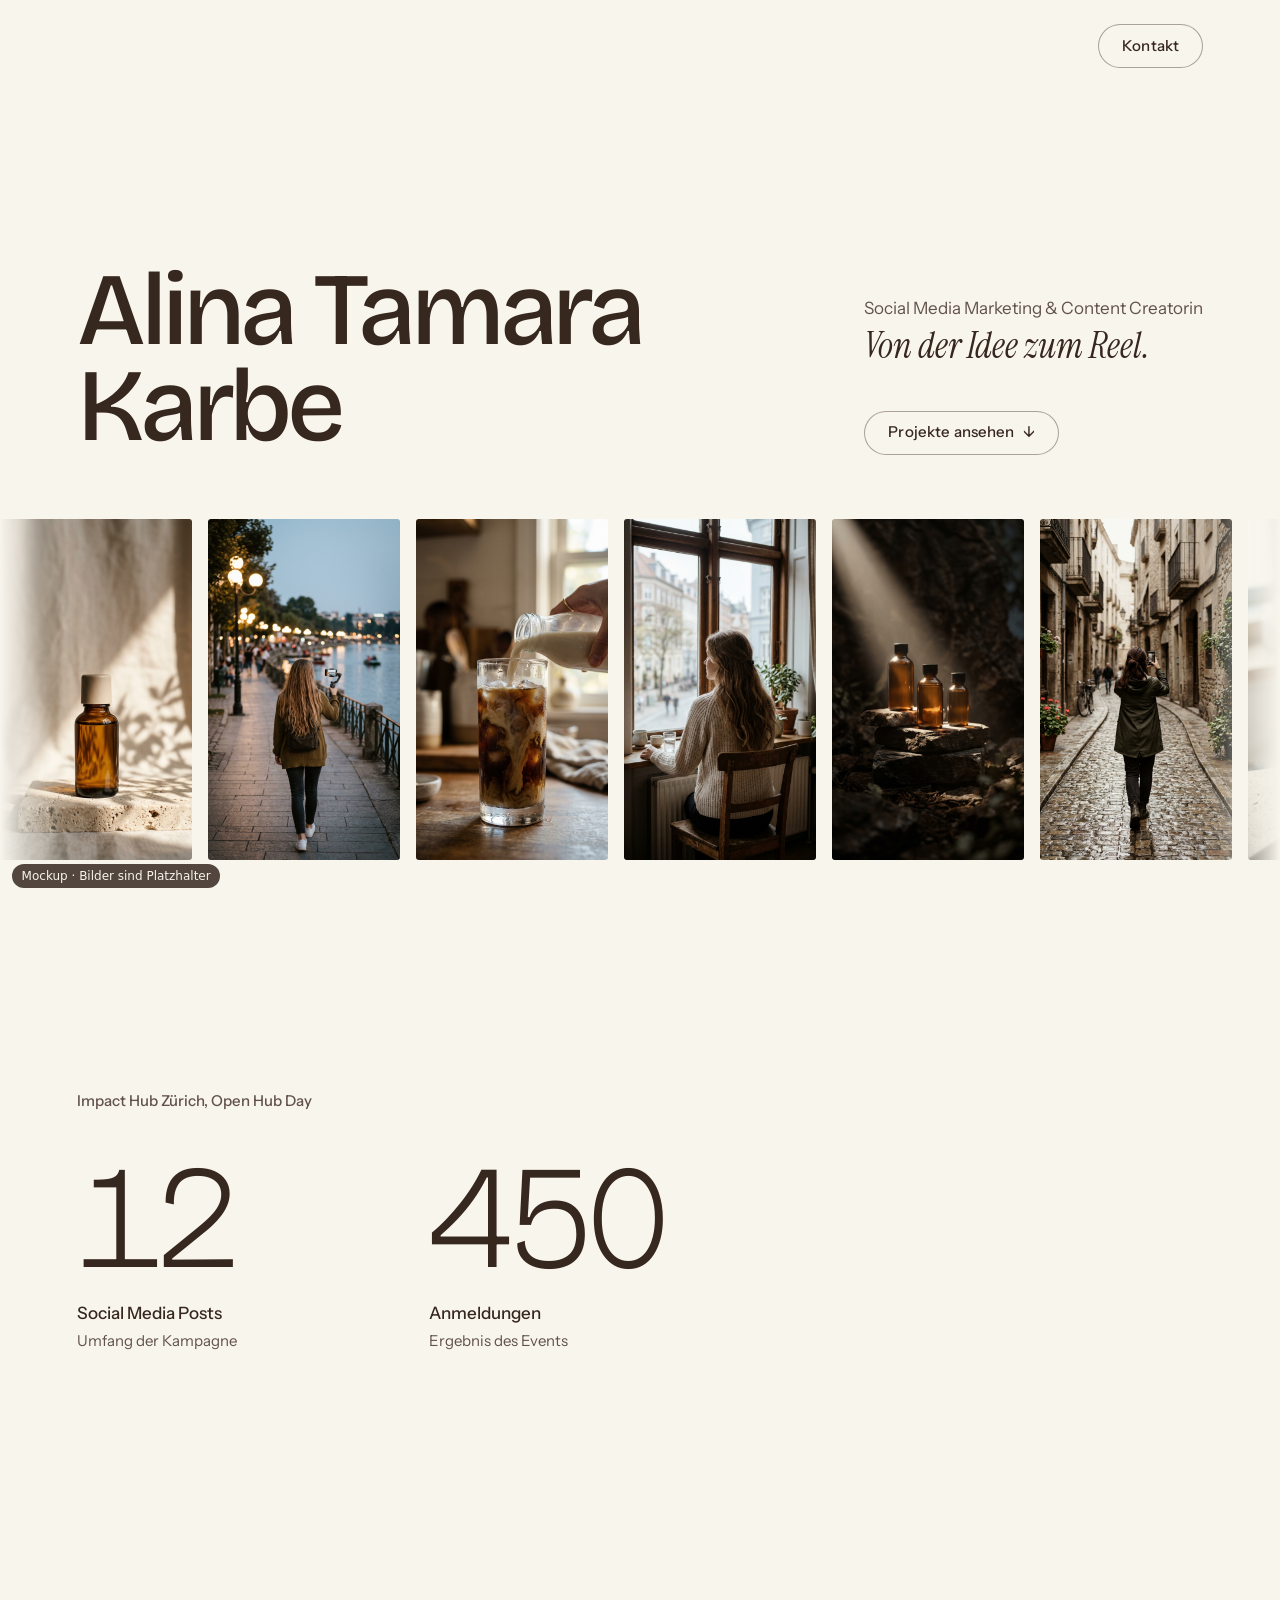
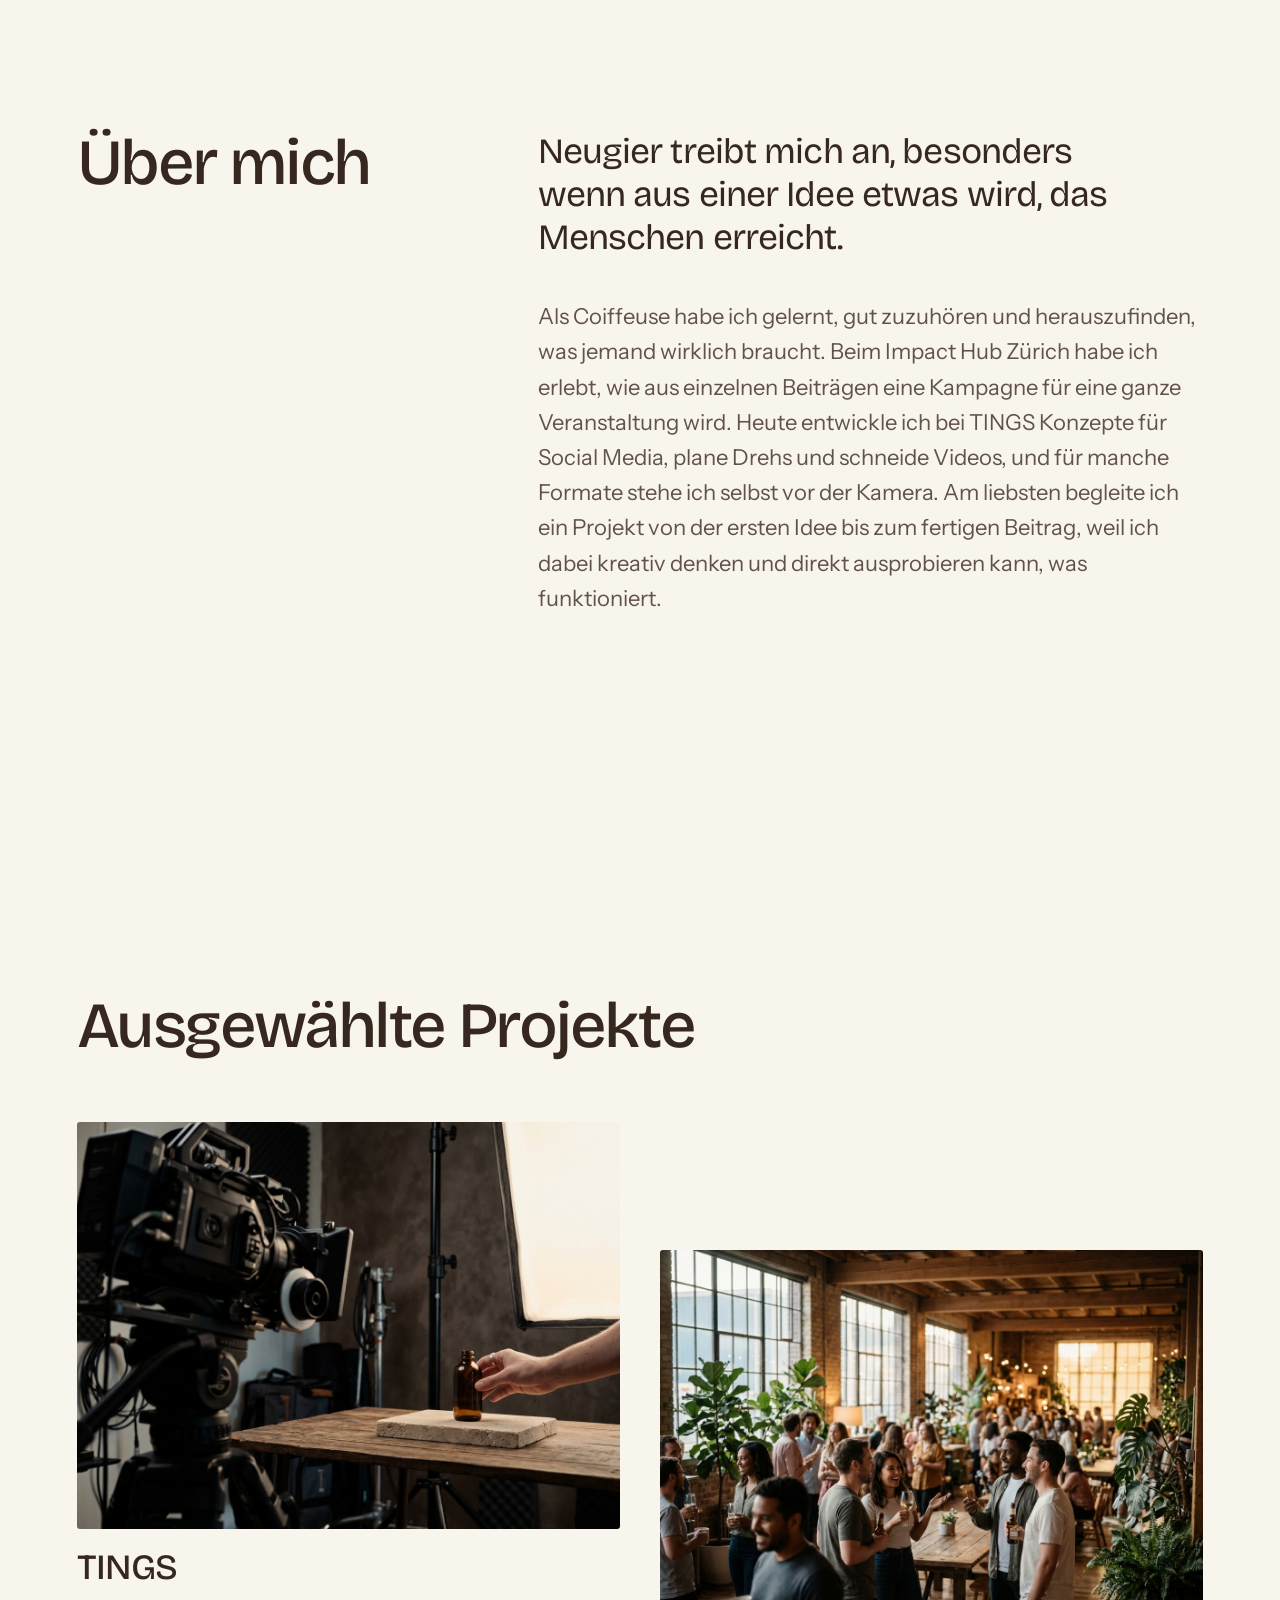
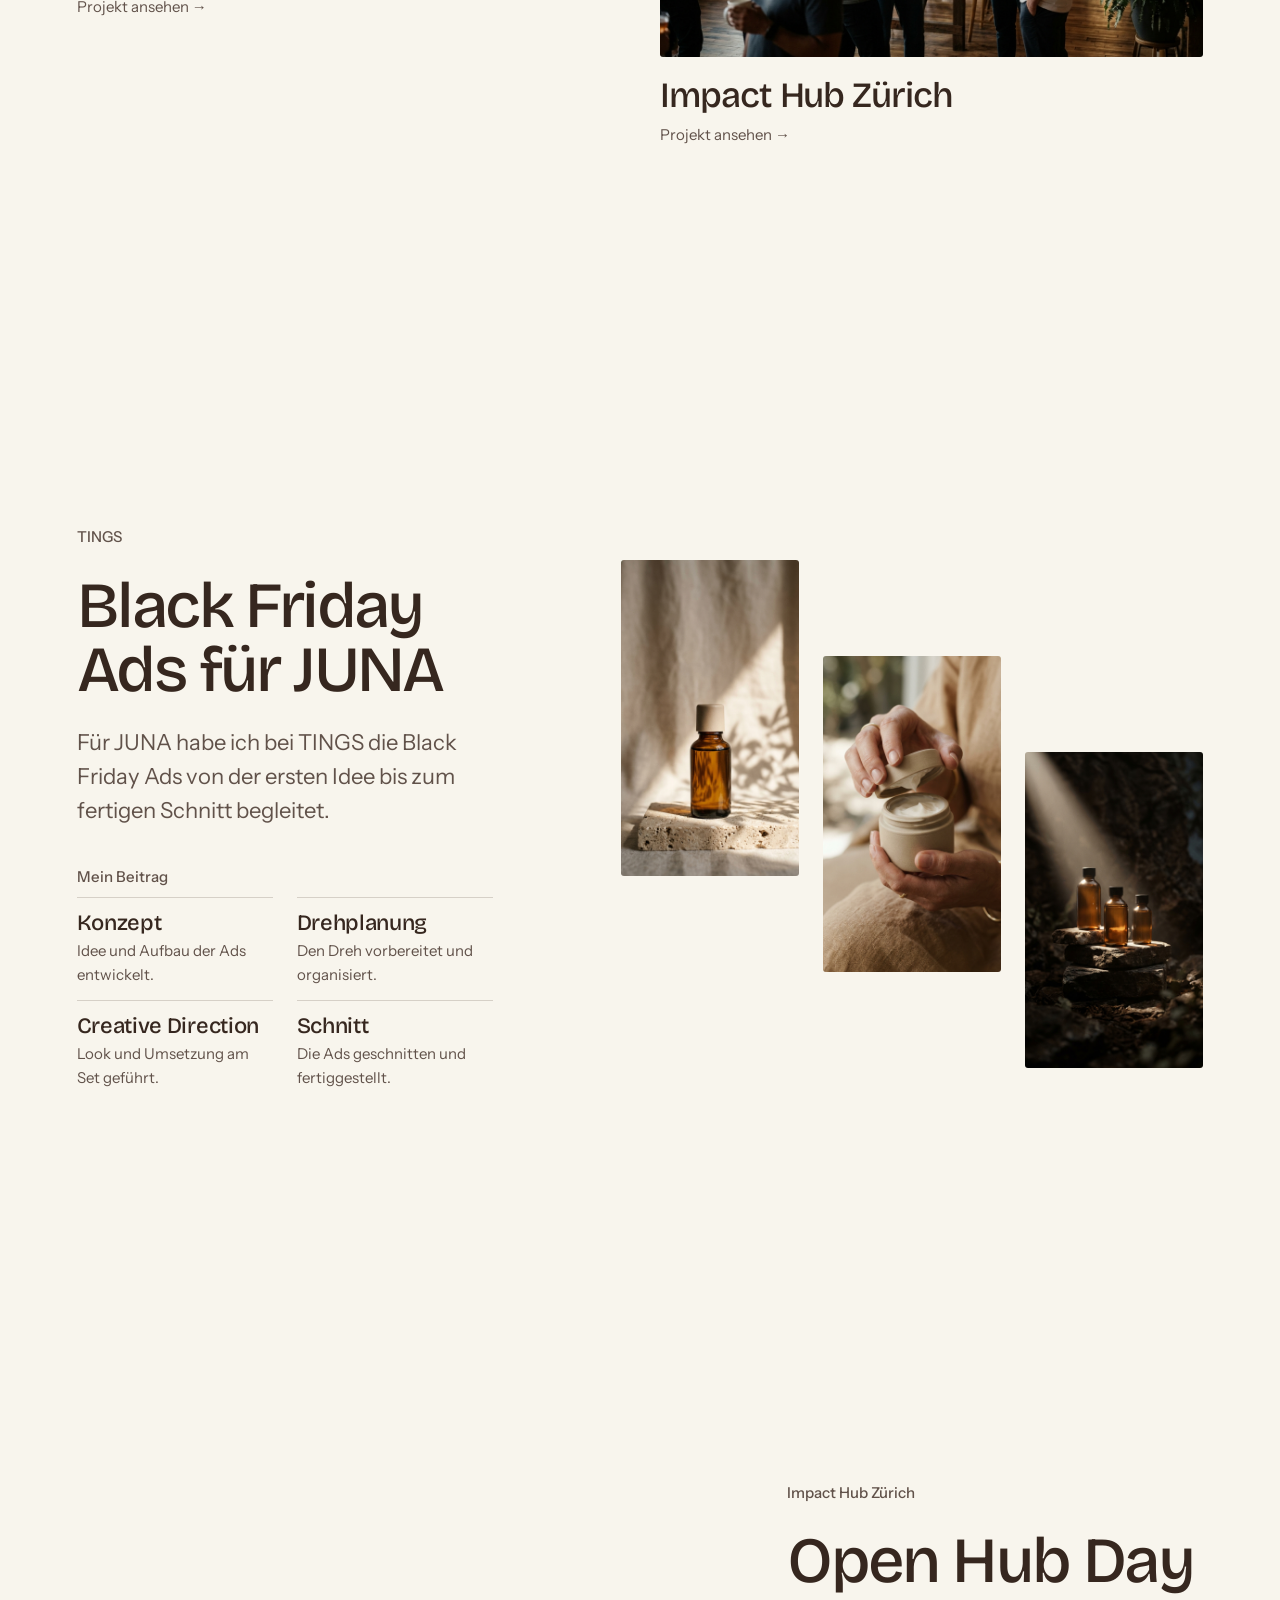
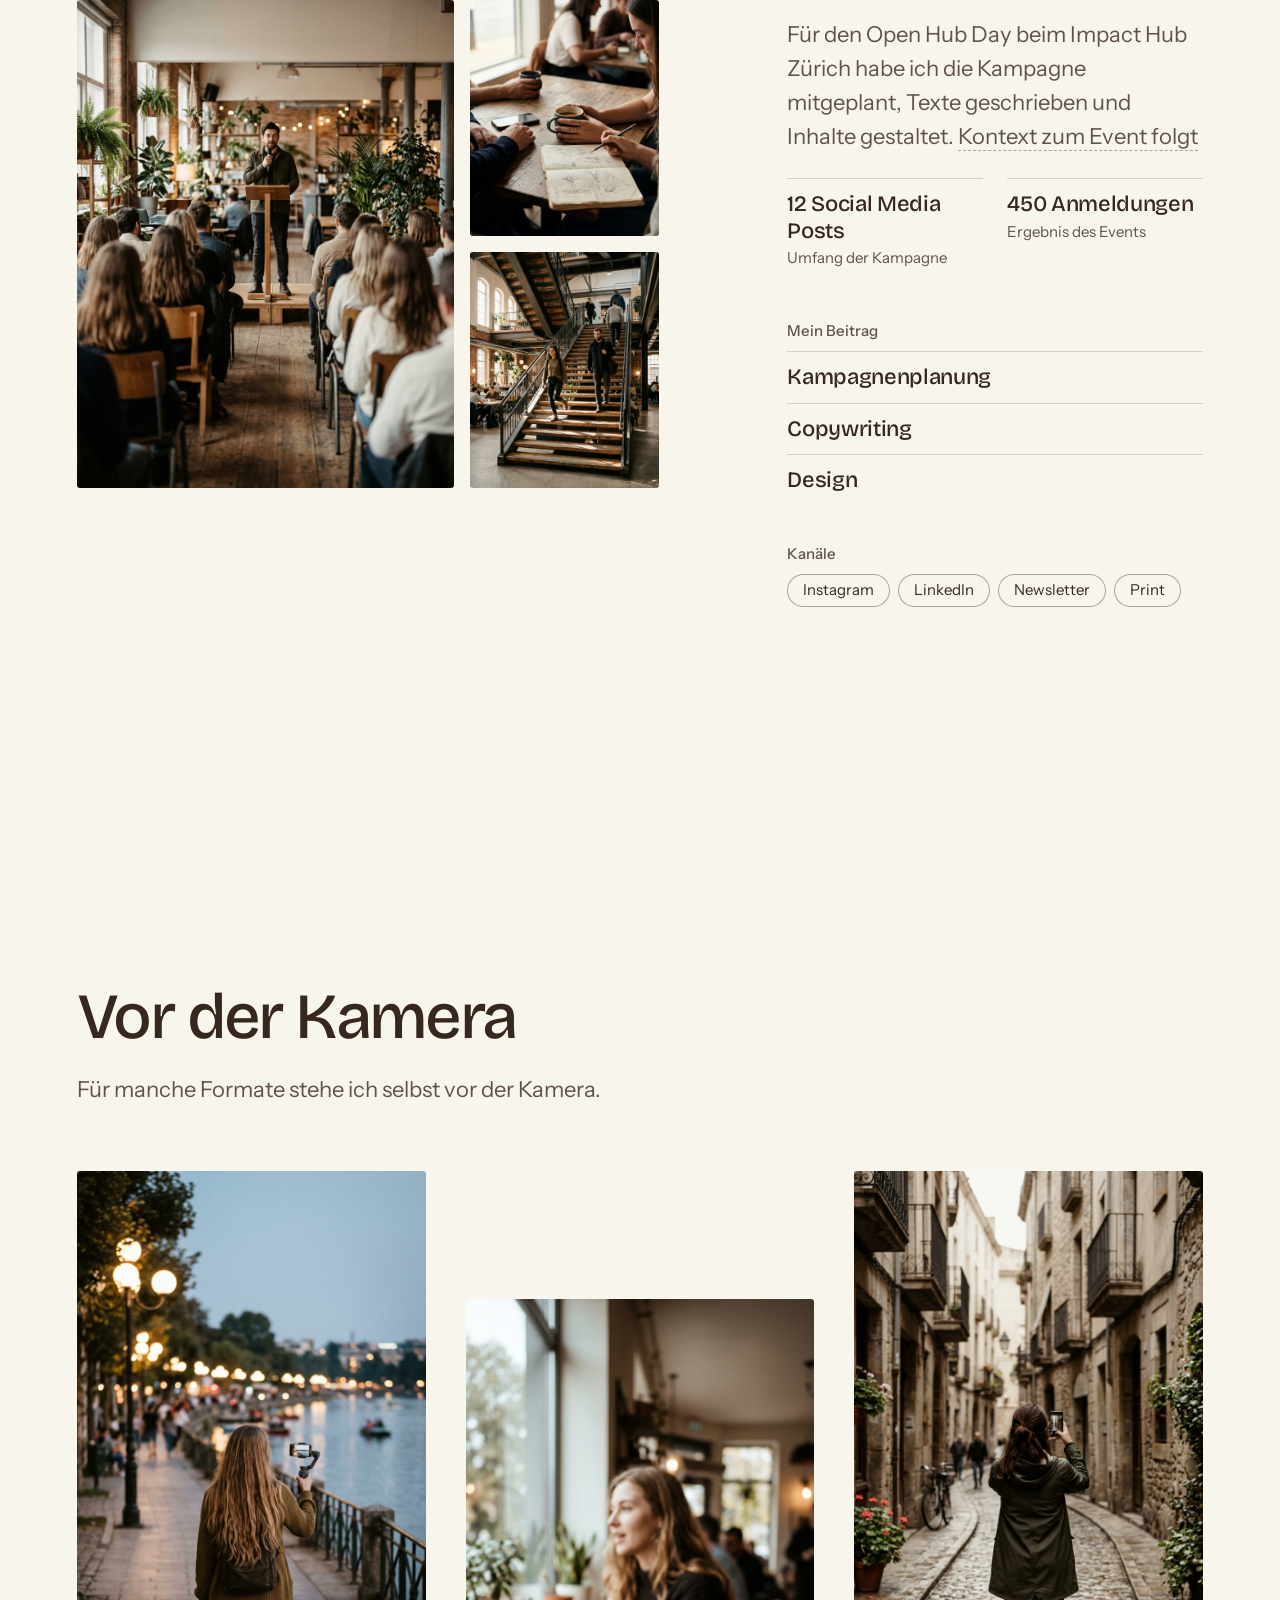
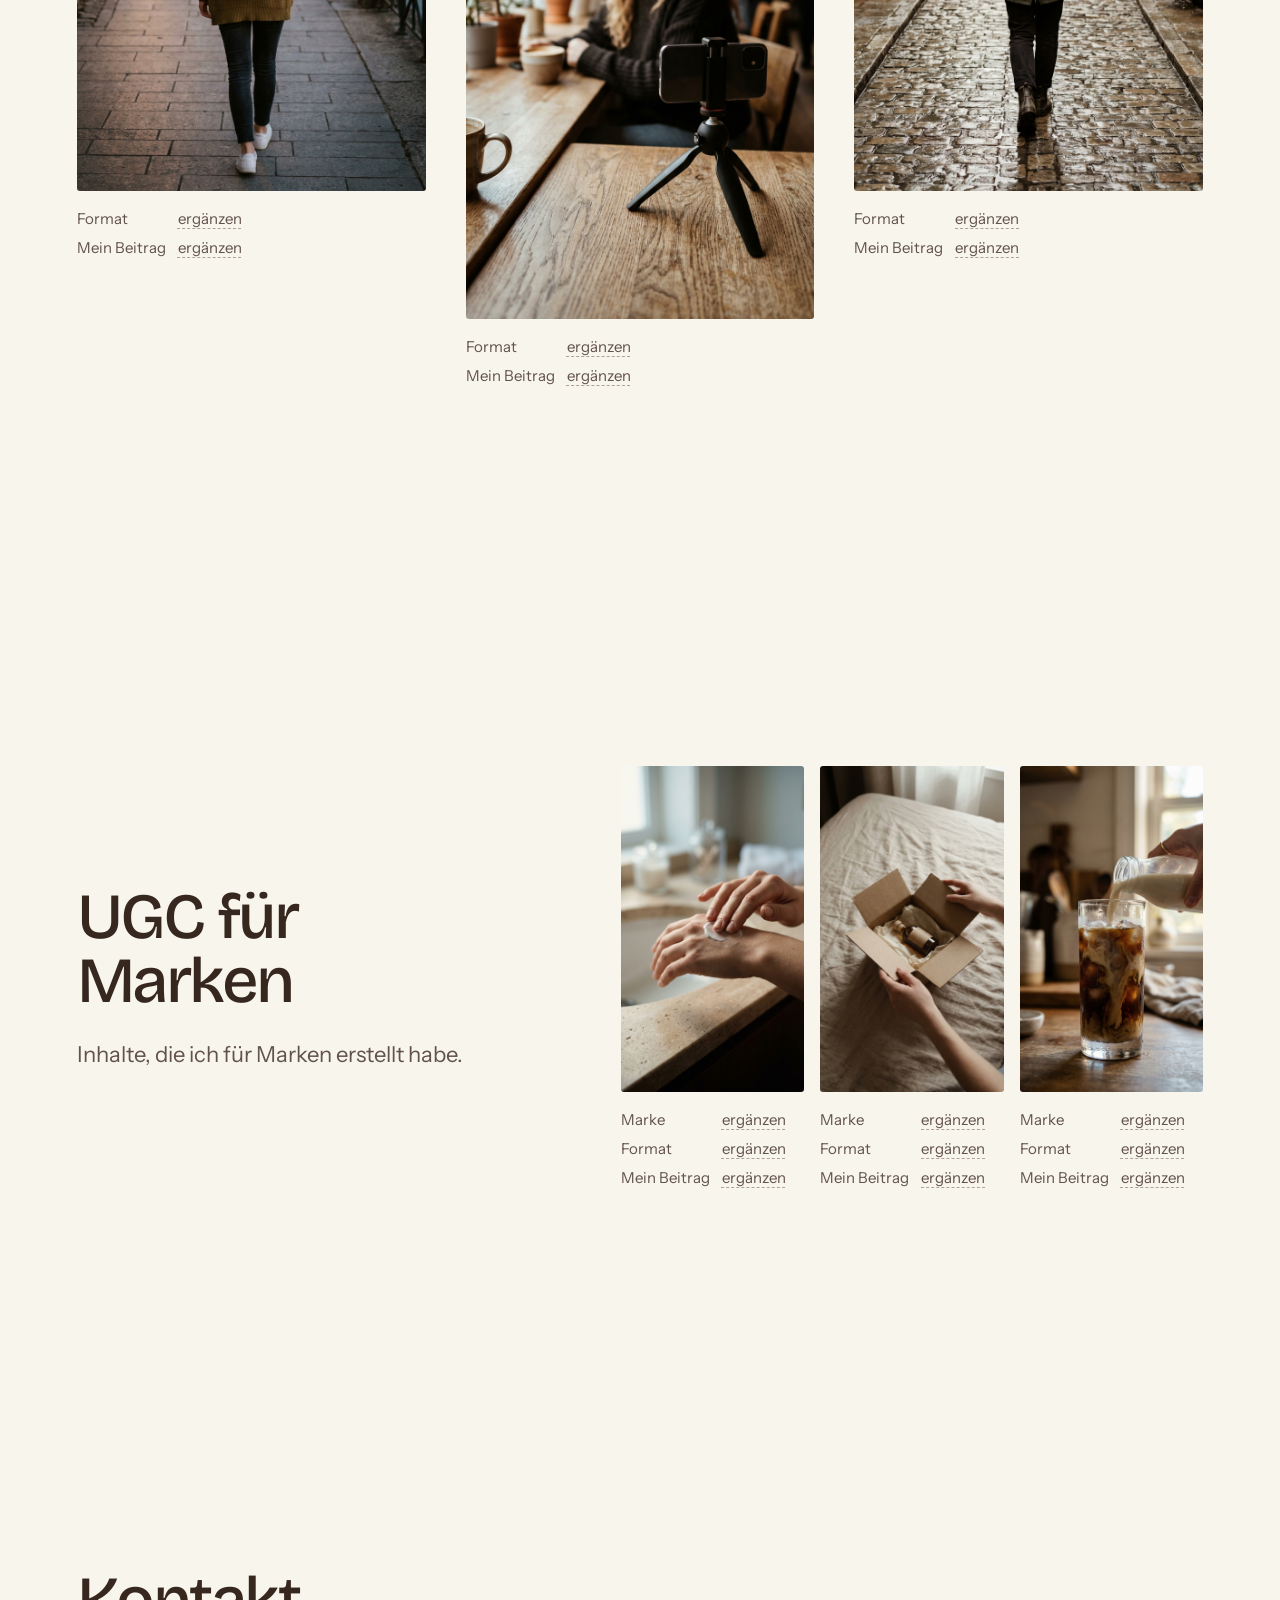
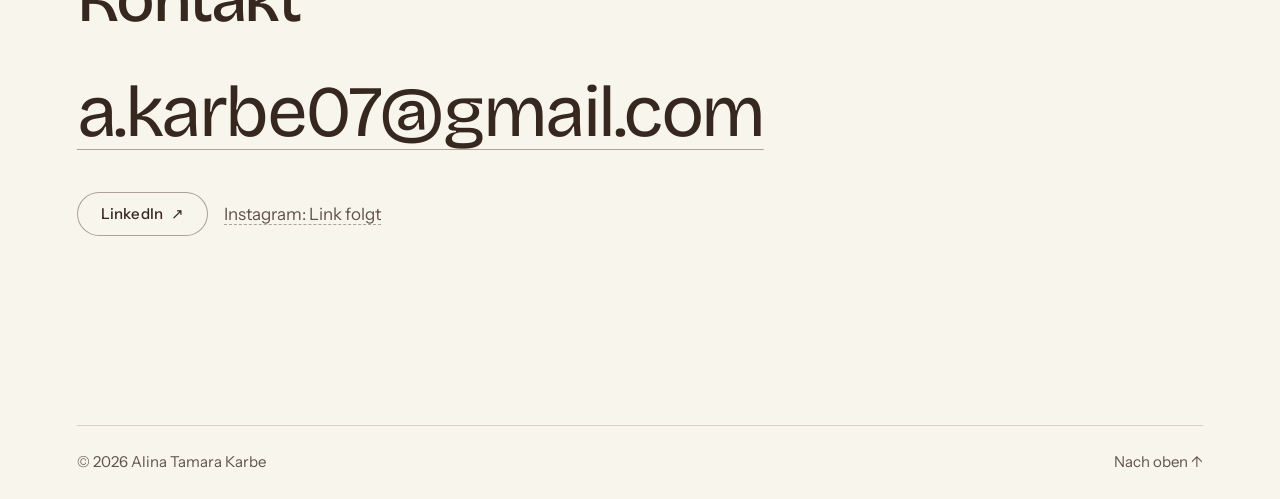
<file: prove/carta/index.html>
<!DOCTYPE html>
<html lang="de-CH">
<head>
  <meta charset="utf-8">
  <meta name="viewport" content="width=device-width, initial-scale=1, viewport-fit=cover">
  <title>Alina Tamara Karbe · Social Media Marketing & Content Creatorin</title>
  <meta name="description" content="Portfolio von Alina Tamara Karbe. Social Media Marketing und Content Creation, von der Idee zum Reel.">
  <meta name="theme-color" content="#F8F5ED">
  <!-- Local trial (cinema, t2 "Carta"): never published -->
  <meta name="robots" content="noindex">
  <link rel="preload" href="fonts/bricolage-grotesque-latin-wght-normal.woff2" as="font" type="font/woff2" crossorigin>
  <link rel="preload" href="fonts/instrument-sans-latin-wght-normal.woff2" as="font" type="font/woff2" crossorigin>
  <link rel="stylesheet" href="tokens.css">
  <link rel="stylesheet" href="styles.css">
  <script>document.documentElement.classList.add('js');</script>
</head>
<body>

  <main id="top">

    <!-- HERO -->
    <section class="hero">
      <a class="btn hero__contact" href="#kontakt">Kontakt</a>
      <h1>Alina Tamara<br>Karbe</h1>
      <div class="hero__meta">
        <p class="hero__role">Social Media Marketing & Content Creatorin</p>
        <p class="hero__tagline">Von der Idee zum Reel.</p>
        <a class="btn" href="#projekte">Projekte ansehen <span aria-hidden="true">↓</span></a>
      </div>

      <div class="reel" aria-hidden="true">
        <div class="reel__track">
          <div class="reel__set">
            <div class="slot tile" data-src="../media/tings-ad-1.jpg"><span class="slot__label"><small>media/tings-ad-1.mp4</small></span></div>
            <div class="slot tile" data-src="../media/kamera-1.jpg"><span class="slot__label"><small>media/kamera-1.mp4</small></span></div>
            <div class="slot tile" data-src="../media/ugc-3.jpg"><span class="slot__label"><small>media/ugc-3.mp4</small></span></div>
            <div class="slot tile" data-src="../media/portrait.jpg"><span class="slot__label"><small>media/portrait.jpg</small></span></div>
            <div class="slot tile" data-src="../media/tings-ad-3.jpg"><span class="slot__label"><small>media/tings-ad-3.mp4</small></span></div>
            <div class="slot tile" data-src="../media/kamera-3.jpg"><span class="slot__label"><small>media/kamera-3.mp4</small></span></div>
            <div class="slot tile" data-src="../media/ugc-1.jpg"><span class="slot__label"><small>media/ugc-1.mp4</small></span></div>
          </div>
          <div class="reel__set">
            <div class="slot tile" data-src="../media/tings-ad-1.jpg"><span class="slot__label"><small>media/tings-ad-1.mp4</small></span></div>
            <div class="slot tile" data-src="../media/kamera-1.jpg"><span class="slot__label"><small>media/kamera-1.mp4</small></span></div>
            <div class="slot tile" data-src="../media/ugc-3.jpg"><span class="slot__label"><small>media/ugc-3.mp4</small></span></div>
            <div class="slot tile" data-src="../media/portrait.jpg"><span class="slot__label"><small>media/portrait.jpg</small></span></div>
            <div class="slot tile" data-src="../media/tings-ad-3.jpg"><span class="slot__label"><small>media/tings-ad-3.mp4</small></span></div>
            <div class="slot tile" data-src="../media/kamera-3.jpg"><span class="slot__label"><small>media/kamera-3.mp4</small></span></div>
            <div class="slot tile" data-src="../media/ugc-1.jpg"><span class="slot__label"><small>media/ugc-1.mp4</small></span></div>
          </div>
        </div>
      </div>
    </section>
    <!-- /HERO -->

    <!-- Her two numbers, once, under the cover -->
    <section class="sect strip" aria-labelledby="strip-source">
      <div class="wrap reveal">
        <p class="strip__source" id="strip-source">Impact Hub Zürich, Open Hub Day</p>
        <div class="stats">
          <div>
            <p class="stat__num">12</p>
            <p class="stat__label">Social Media Posts</p>
            <p class="stat__note">Umfang der Kampagne</p>
          </div>
          <div>
            <p class="stat__num">450</p>
            <p class="stat__label">Anmeldungen</p>
            <p class="stat__note">Ergebnis des Events</p>
          </div>
        </div>
      </div>
    </section>

    <!-- Über mich · text from the brief, verbatim -->
    <section class="sect" id="ueber-mich">
      <div class="wrap about reveal">
        <h2>Über mich</h2>
        <p class="about__text"><span class="about__lead">Neugier treibt mich an, besonders wenn aus einer Idee etwas wird, das Menschen erreicht.</span> Als Coiffeuse habe ich gelernt, gut zuzuhören und herauszufinden, was jemand wirklich braucht. Beim Impact Hub Zürich habe ich erlebt, wie aus einzelnen Beiträgen eine Kampagne für eine ganze Veranstaltung wird. Heute entwickle ich bei TINGS Konzepte für Social Media, plane Drehs und schneide Videos, und für manche Formate stehe ich selbst vor der Kamera. Am liebsten begleite ich ein Projekt von der ersten Idee bis zum fertigen Beitrag, weil ich dabei kreativ denken und direkt ausprobieren kann, was funktioniert.</p>
      </div>
    </section>

    <!-- Ausgewählte Projekte -->
    <section class="sect" id="projekte">
      <div class="wrap stack">
        <h2 class="reveal">Ausgewählte Projekte</h2>
        <div class="projects reveal reveal--late">
          <a class="folder" href="#tings">
            <span class="slot" data-src="../media/preview-tings.jpg" data-alt="Vorschau TINGS">
              <span class="slot__label">Vorschaubild<small>media/preview-tings.jpg</small></span>
            </span>
            <span class="folder__name">TINGS</span>
            <span class="folder__more">Projekt ansehen <span aria-hidden="true">→</span></span>
          </a>
          <a class="folder" href="#impact-hub">
            <span class="slot" data-src="../media/preview-impact-hub.jpg" data-alt="Vorschau Impact Hub Zürich">
              <span class="slot__label">Vorschaubild<small>media/preview-impact-hub.jpg</small></span>
            </span>
            <span class="folder__name">Impact Hub Zürich</span>
            <span class="folder__more">Projekt ansehen <span aria-hidden="true">→</span></span>
          </a>
        </div>
      </div>
    </section>

    <!-- TINGS -->
    <section class="sect" id="tings">
      <div class="wrap split">
        <div class="split__text reveal">
          <p class="case__tab">TINGS</p>
          <h2>Black Friday Ads für JUNA</h2>
          <!-- TODO Alina: confirm or replace the intro and the four descriptions (see docs/copy.md) -->
          <p class="lede">Für JUNA habe ich bei TINGS die Black Friday Ads von der ersten Idee bis zum fertigen Schnitt begleitet.</p>
          <div class="block">
            <h3>Mein Beitrag</h3>
            <dl class="rows">
              <div><dt>Konzept</dt><dd>Idee und Aufbau der Ads entwickelt.</dd></div>
              <div><dt>Drehplanung</dt><dd>Den Dreh vorbereitet und organisiert.</dd></div>
              <div><dt>Creative Direction</dt><dd>Look und Umsetzung am Set geführt.</dd></div>
              <div><dt>Schnitt</dt><dd>Die Ads geschnitten und fertiggestellt.</dd></div>
            </dl>
          </div>
        </div>
        <div class="ads reveal reveal--late" role="group" aria-label="Die fertigen Ads">
          <figure class="media">
            <div class="slot" data-src="../media/tings-ad-1.jpg"><span class="slot__label">Ad 1<small>media/tings-ad-1.mp4</small></span></div>
          </figure>
          <figure class="media">
            <div class="slot" data-src="../media/tings-ad-2.jpg"><span class="slot__label">Ad 2<small>media/tings-ad-2.mp4</small></span></div>
          </figure>
          <figure class="media">
            <div class="slot" data-src="../media/tings-ad-3.jpg"><span class="slot__label">Ad 3<small>media/tings-ad-3.mp4</small></span></div>
          </figure>
        </div>
      </div>
    </section>

    <!-- Impact Hub Zürich · the two numbers are big only in the strip under the cover -->
    <section class="sect" id="impact-hub">
      <div class="wrap split split--rev">
        <div class="split__text reveal">
          <p class="case__tab">Impact Hub Zürich</p>
          <h2>Open Hub Day</h2>
          <!-- TODO Alina: event context from the old portfolio; confirm the intro (see docs/copy.md) -->
          <p class="lede">Für den Open Hub Day beim Impact Hub Zürich habe ich die Kampagne mitgeplant, Texte geschrieben und Inhalte gestaltet. <span class="todo">Kontext zum Event folgt</span></p>
          <dl class="rows">
            <div><dt>12 Social Media Posts</dt><dd>Umfang der Kampagne</dd></div>
            <div><dt>450 Anmeldungen</dt><dd>Ergebnis des Events</dd></div>
          </dl>
          <div class="block">
            <h3>Mein Beitrag</h3>
            <ul class="rows">
              <li>Kampagnenplanung</li>
              <li>Copywriting</li>
              <li>Design</li>
            </ul>
          </div>
          <div class="block">
            <h3>Kanäle</h3>
            <ul class="chips">
              <li>Instagram</li>
              <li>LinkedIn</li>
              <li>Newsletter</li>
              <li>Print</li>
            </ul>
          </div>
        </div>
        <div class="visuals reveal reveal--late" role="group" aria-label="Visuals der Kampagne">
          <figure class="media">
            <div class="slot" data-src="../media/open-hub-day-1.jpg" data-alt="Kampagnenvisual Open Hub Day"><span class="slot__label">Visual 1<small>media/open-hub-day-1.jpg</small></span></div>
          </figure>
          <figure class="media">
            <div class="slot" data-src="../media/open-hub-day-2.jpg" data-alt="Kampagnenvisual Open Hub Day"><span class="slot__label">Visual 2<small>media/open-hub-day-2.jpg</small></span></div>
          </figure>
          <figure class="media">
            <div class="slot" data-src="../media/open-hub-day-3.jpg" data-alt="Kampagnenvisual Open Hub Day"><span class="slot__label">Visual 3<small>media/open-hub-day-3.jpg</small></span></div>
          </figure>
        </div>
      </div>
    </section>

    <!-- Vor der Kamera · the clips across the page -->
    <section class="sect" id="vor-der-kamera">
      <div class="wrap stack">
        <div class="split__text reveal">
          <h2>Vor der Kamera</h2>
          <p class="lede">Für manche Formate stehe ich selbst vor der Kamera.</p>
        </div>
        <!-- TODO Alina: format and contribution per clip -->
        <div class="media-row media-row--wide reveal reveal--late" role="group" aria-label="Clips vor der Kamera">
          <figure class="media">
            <div class="slot" data-src="../media/kamera-1.jpg"><span class="slot__label">Clip 1<small>media/kamera-1.mp4</small></span></div>
            <figcaption><dl class="caption">
              <dt>Format</dt><dd class="todo">ergänzen</dd>
              <dt>Mein Beitrag</dt><dd class="todo">ergänzen</dd>
            </dl></figcaption>
          </figure>
          <figure class="media">
            <div class="slot" data-src="../media/kamera-2.jpg"><span class="slot__label">Clip 2<small>media/kamera-2.mp4</small></span></div>
            <figcaption><dl class="caption">
              <dt>Format</dt><dd class="todo">ergänzen</dd>
              <dt>Mein Beitrag</dt><dd class="todo">ergänzen</dd>
            </dl></figcaption>
          </figure>
          <figure class="media">
            <div class="slot" data-src="../media/kamera-3.jpg"><span class="slot__label">Clip 3<small>media/kamera-3.mp4</small></span></div>
            <figcaption><dl class="caption">
              <dt>Format</dt><dd class="todo">ergänzen</dd>
              <dt>Mein Beitrag</dt><dd class="todo">ergänzen</dd>
            </dl></figcaption>
          </figure>
        </div>
      </div>
    </section>

    <!-- UGC für Marken -->
    <section class="sect" id="ugc">
      <div class="wrap split">
        <div class="split__text reveal">
          <h2>UGC für Marken</h2>
          <p class="lede">Inhalte, die ich für Marken erstellt habe.</p>
        </div>
        <!-- TODO Alina: brand, format and contribution per video -->
        <div class="media-row reveal reveal--late" role="group" aria-label="UGC Videos">
          <figure class="media">
            <div class="slot" data-src="../media/ugc-1.jpg"><span class="slot__label">UGC 1<small>media/ugc-1.mp4</small></span></div>
            <figcaption><dl class="caption">
              <dt>Marke</dt><dd class="todo">ergänzen</dd>
              <dt>Format</dt><dd class="todo">ergänzen</dd>
              <dt>Mein Beitrag</dt><dd class="todo">ergänzen</dd>
            </dl></figcaption>
          </figure>
          <figure class="media">
            <div class="slot" data-src="../media/ugc-2.jpg"><span class="slot__label">UGC 2<small>media/ugc-2.mp4</small></span></div>
            <figcaption><dl class="caption">
              <dt>Marke</dt><dd class="todo">ergänzen</dd>
              <dt>Format</dt><dd class="todo">ergänzen</dd>
              <dt>Mein Beitrag</dt><dd class="todo">ergänzen</dd>
            </dl></figcaption>
          </figure>
          <figure class="media">
            <div class="slot" data-src="../media/ugc-3.jpg"><span class="slot__label">UGC 3<small>media/ugc-3.mp4</small></span></div>
            <figcaption><dl class="caption">
              <dt>Marke</dt><dd class="todo">ergänzen</dd>
              <dt>Format</dt><dd class="todo">ergänzen</dd>
              <dt>Mein Beitrag</dt><dd class="todo">ergänzen</dd>
            </dl></figcaption>
          </figure>
        </div>
      </div>
    </section>

    <!-- Kontakt -->
    <section class="sect contact" id="kontakt">
      <div class="wrap contact__inner reveal">
        <h2>Kontakt</h2>
        <a class="contact__mail" href="mailto:a.karbe07@gmail.com">a.karbe07@gmail.com</a>
        <ul class="contact__links">
          <li><a class="btn" href="https://ch.linkedin.com/in/alina-tamara-karbe" target="_blank" rel="noopener">LinkedIn <span aria-hidden="true">↗</span></a></li>
          <!-- TODO Alina: Instagram URL, then turn this into a link like the one above -->
          <li><span class="todo">Instagram: Link folgt</span></li>
        </ul>
      </div>
    </section>

  </main>

  <footer class="foot">
    <div class="foot__line wrap">
      <span>© 2026 Alina Tamara Karbe</span>
      <a href="#top">Nach oben <span aria-hidden="true">↑</span></a>
    </div>
  </footer>

  <script src="script.js"></script>
<p style="position:fixed;left:.75rem;bottom:.75rem;margin:0;padding:.3rem .6rem;border-radius:999px;background:rgba(54,39,31,.85);color:#F8F5ED;font:500 .75rem/1.2 system-ui,sans-serif;z-index:99">Mockup · Bilder sind Platzhalter</p>
</body>
</html>
</file>
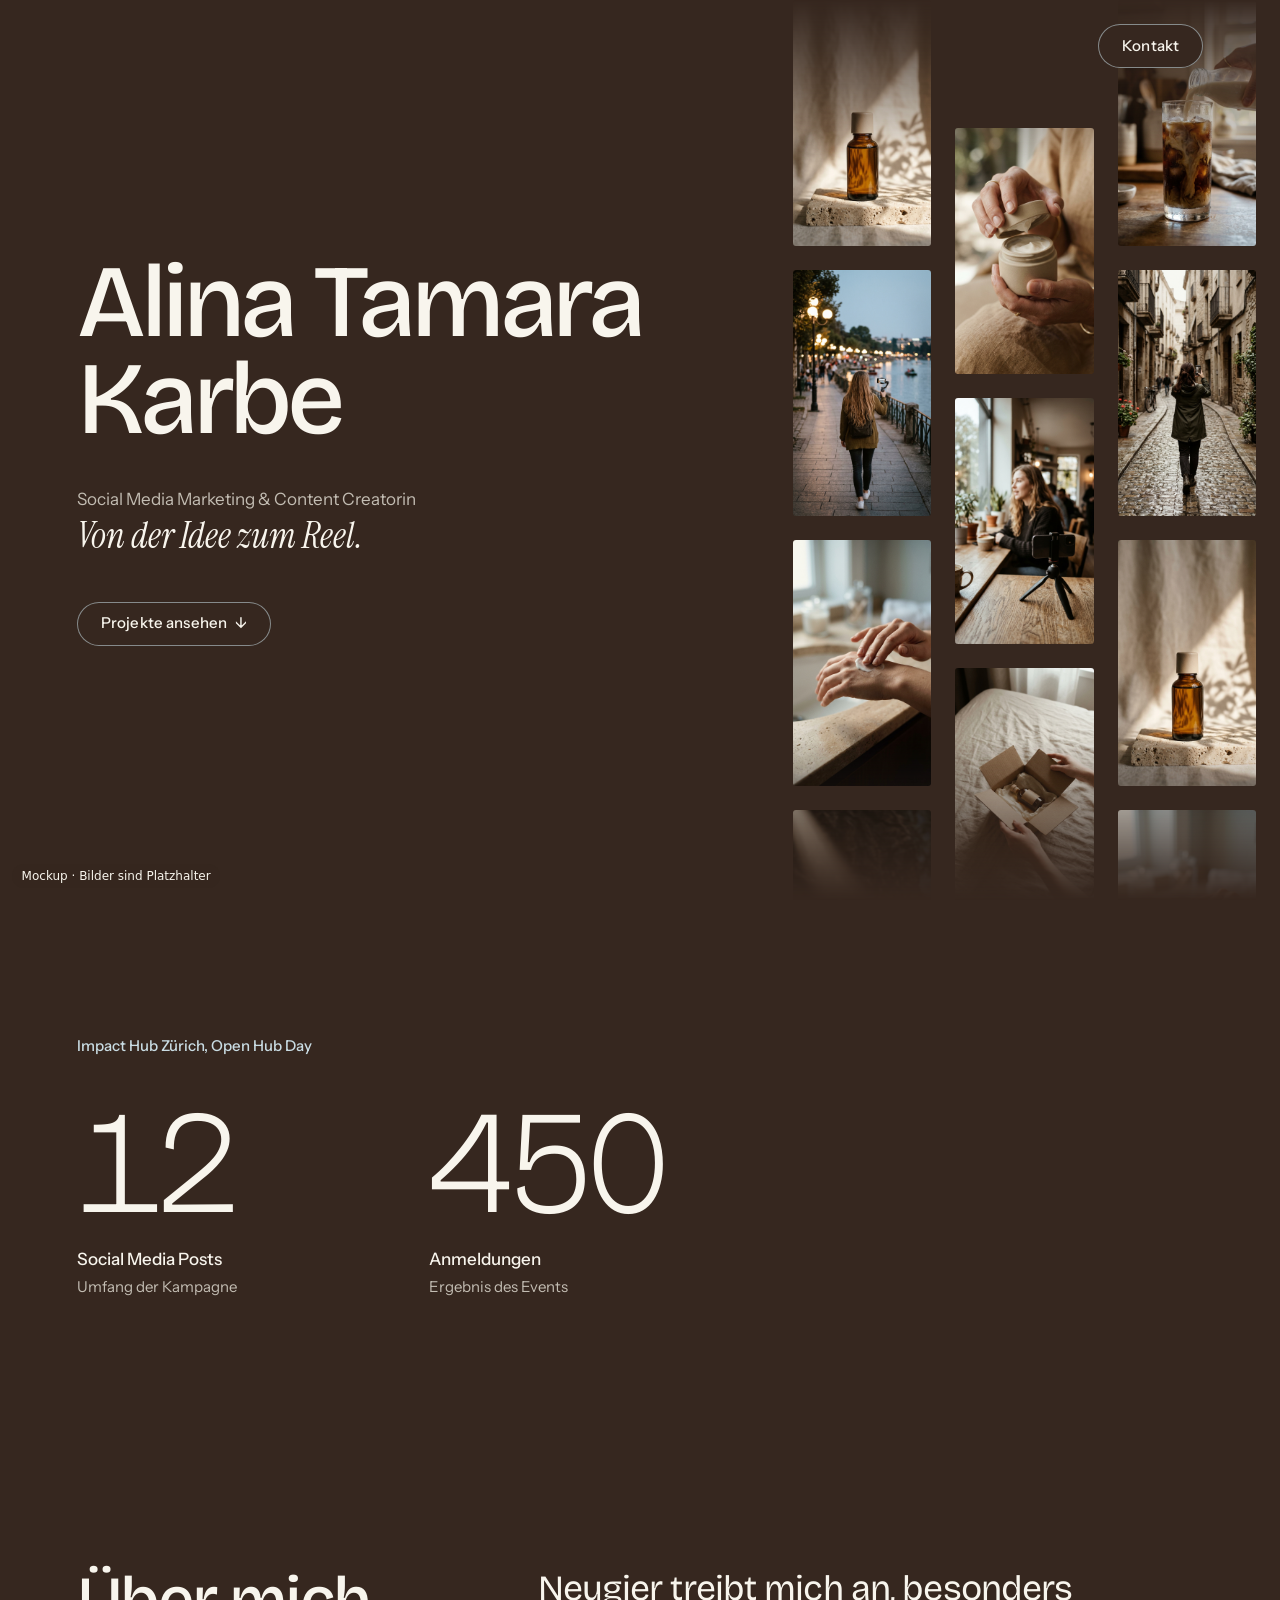
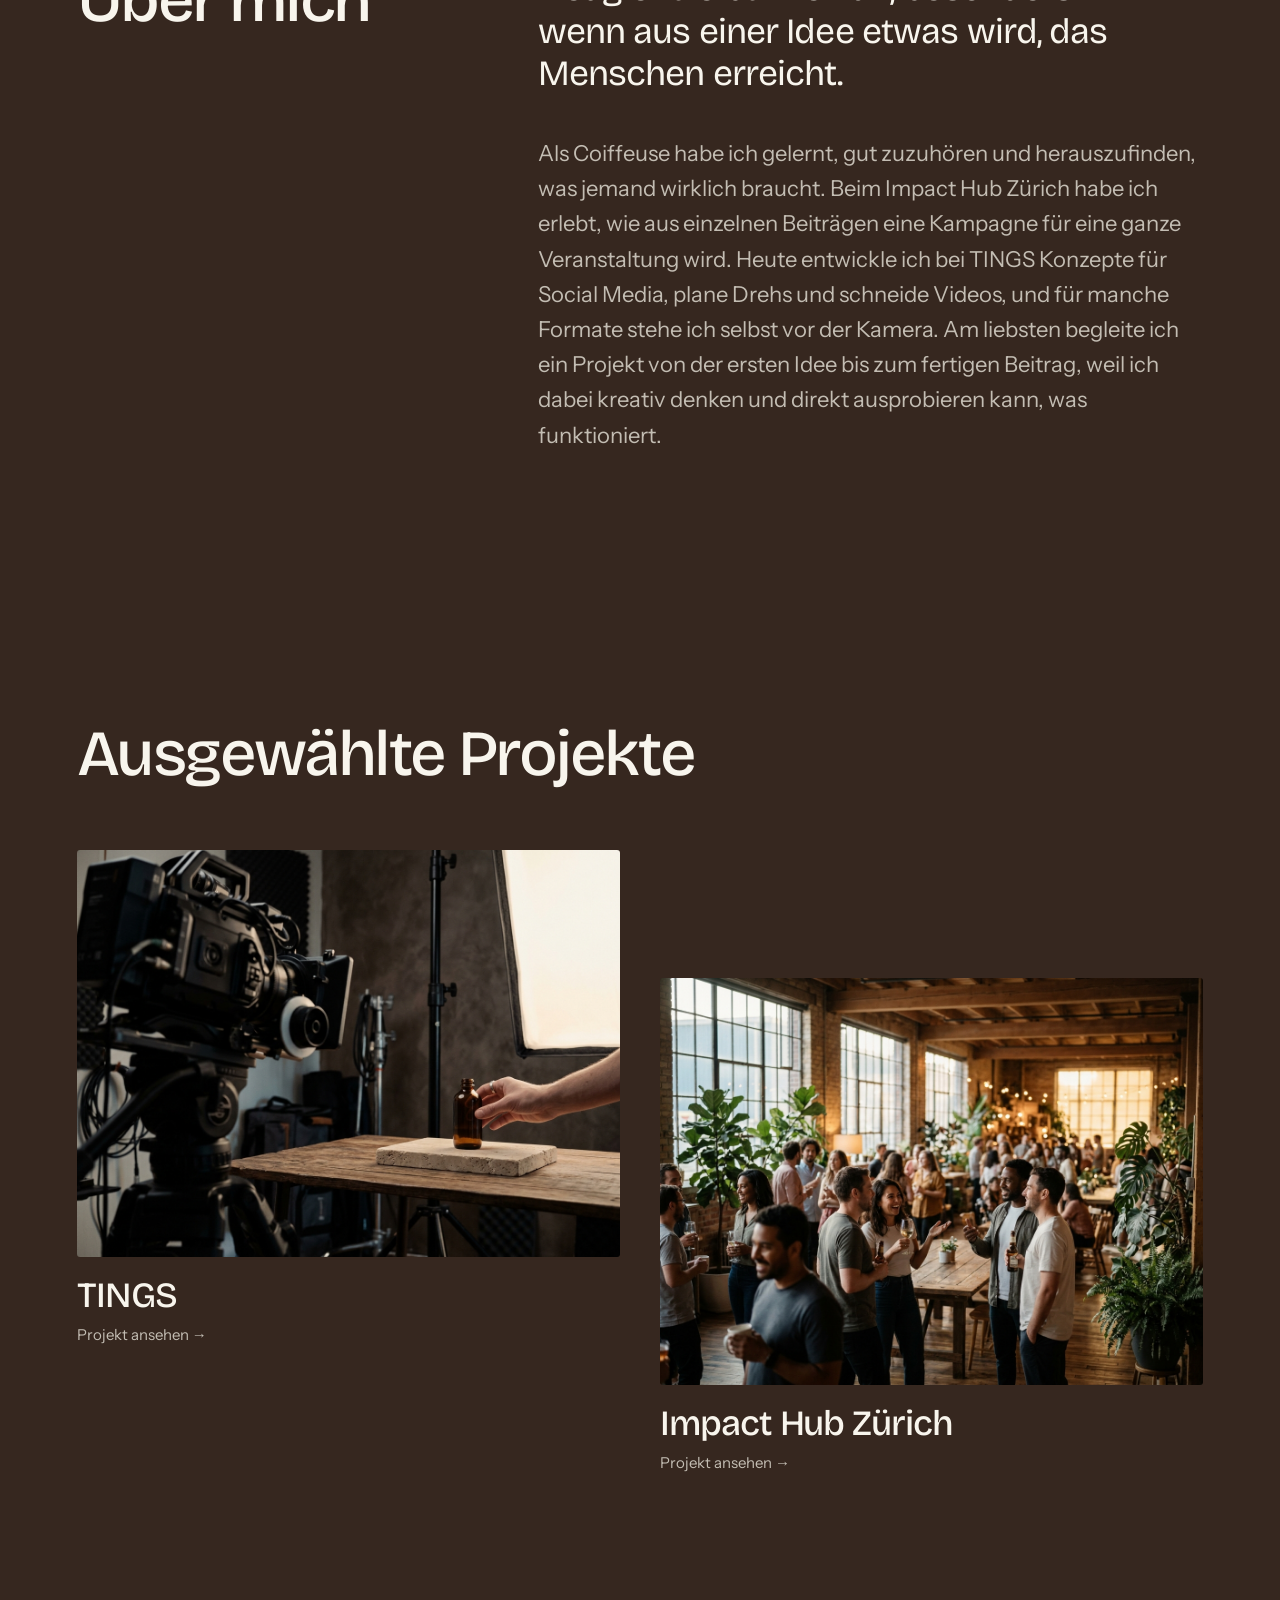
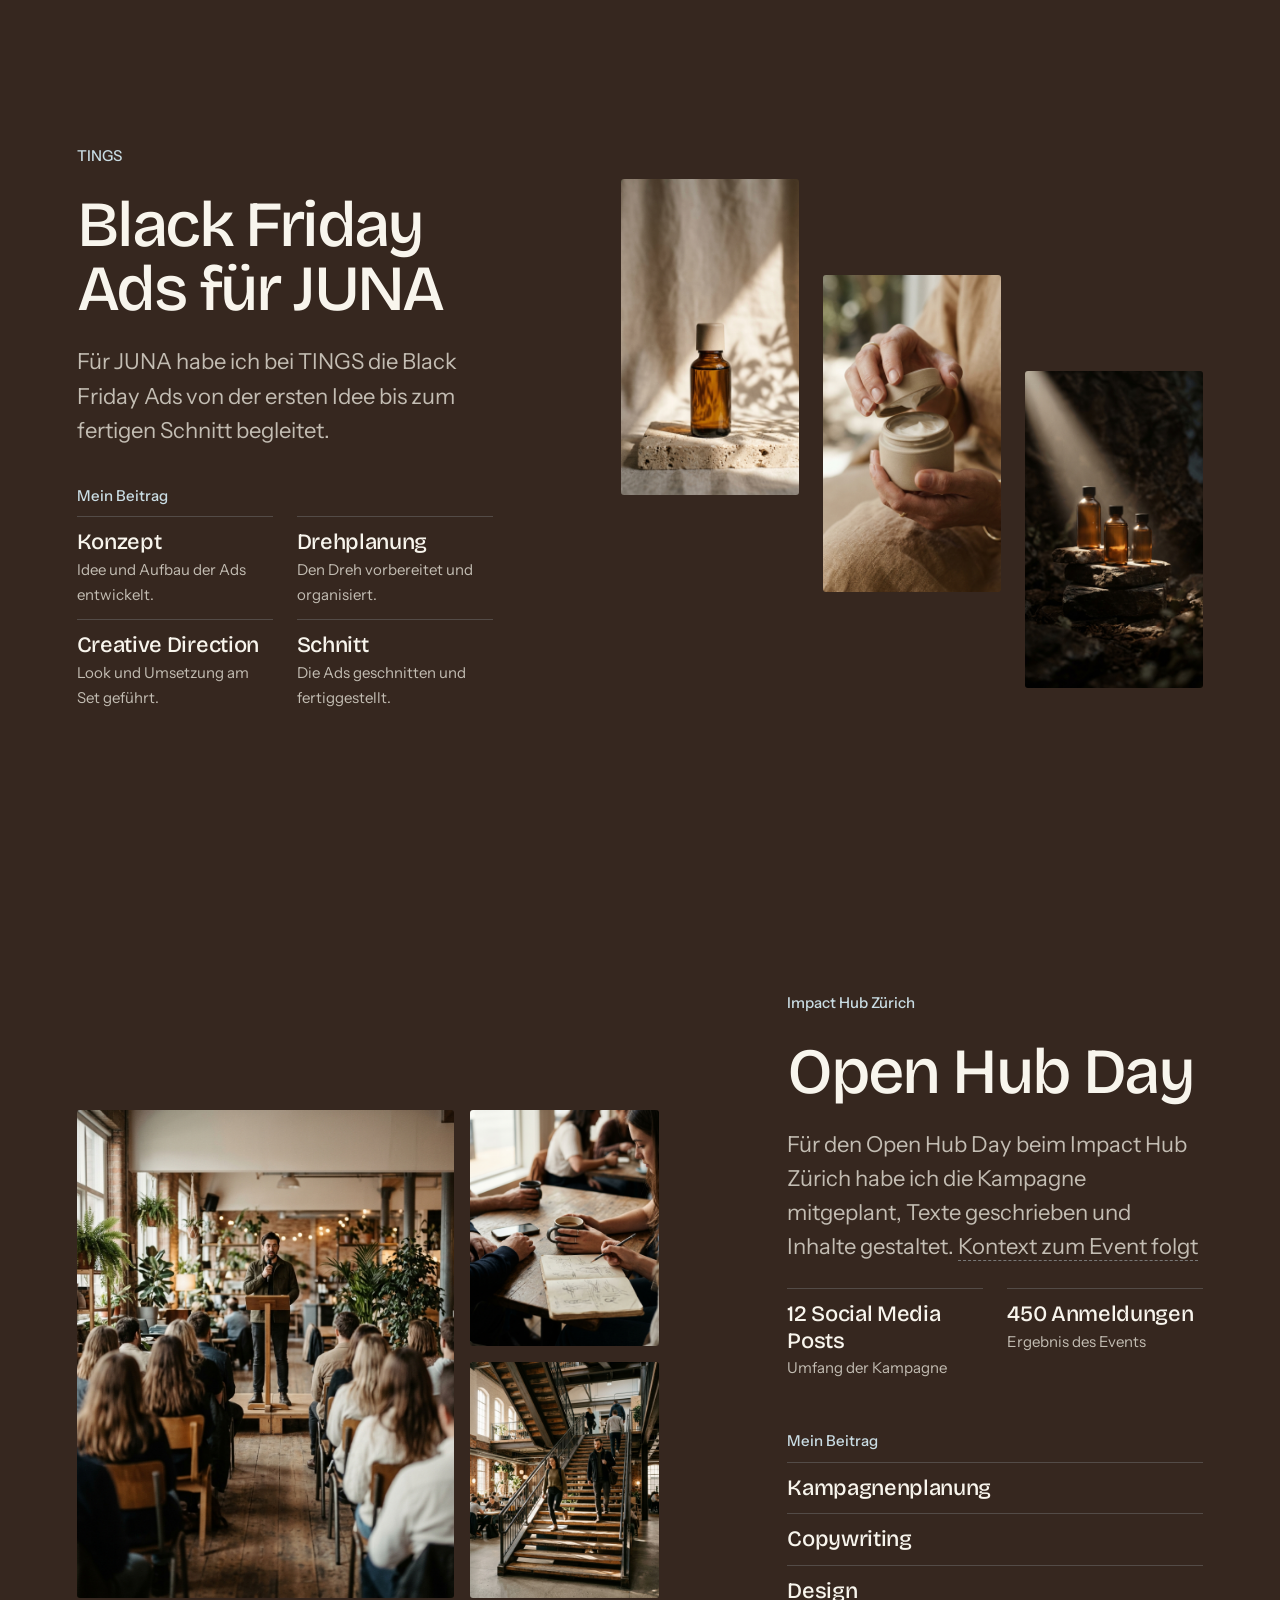
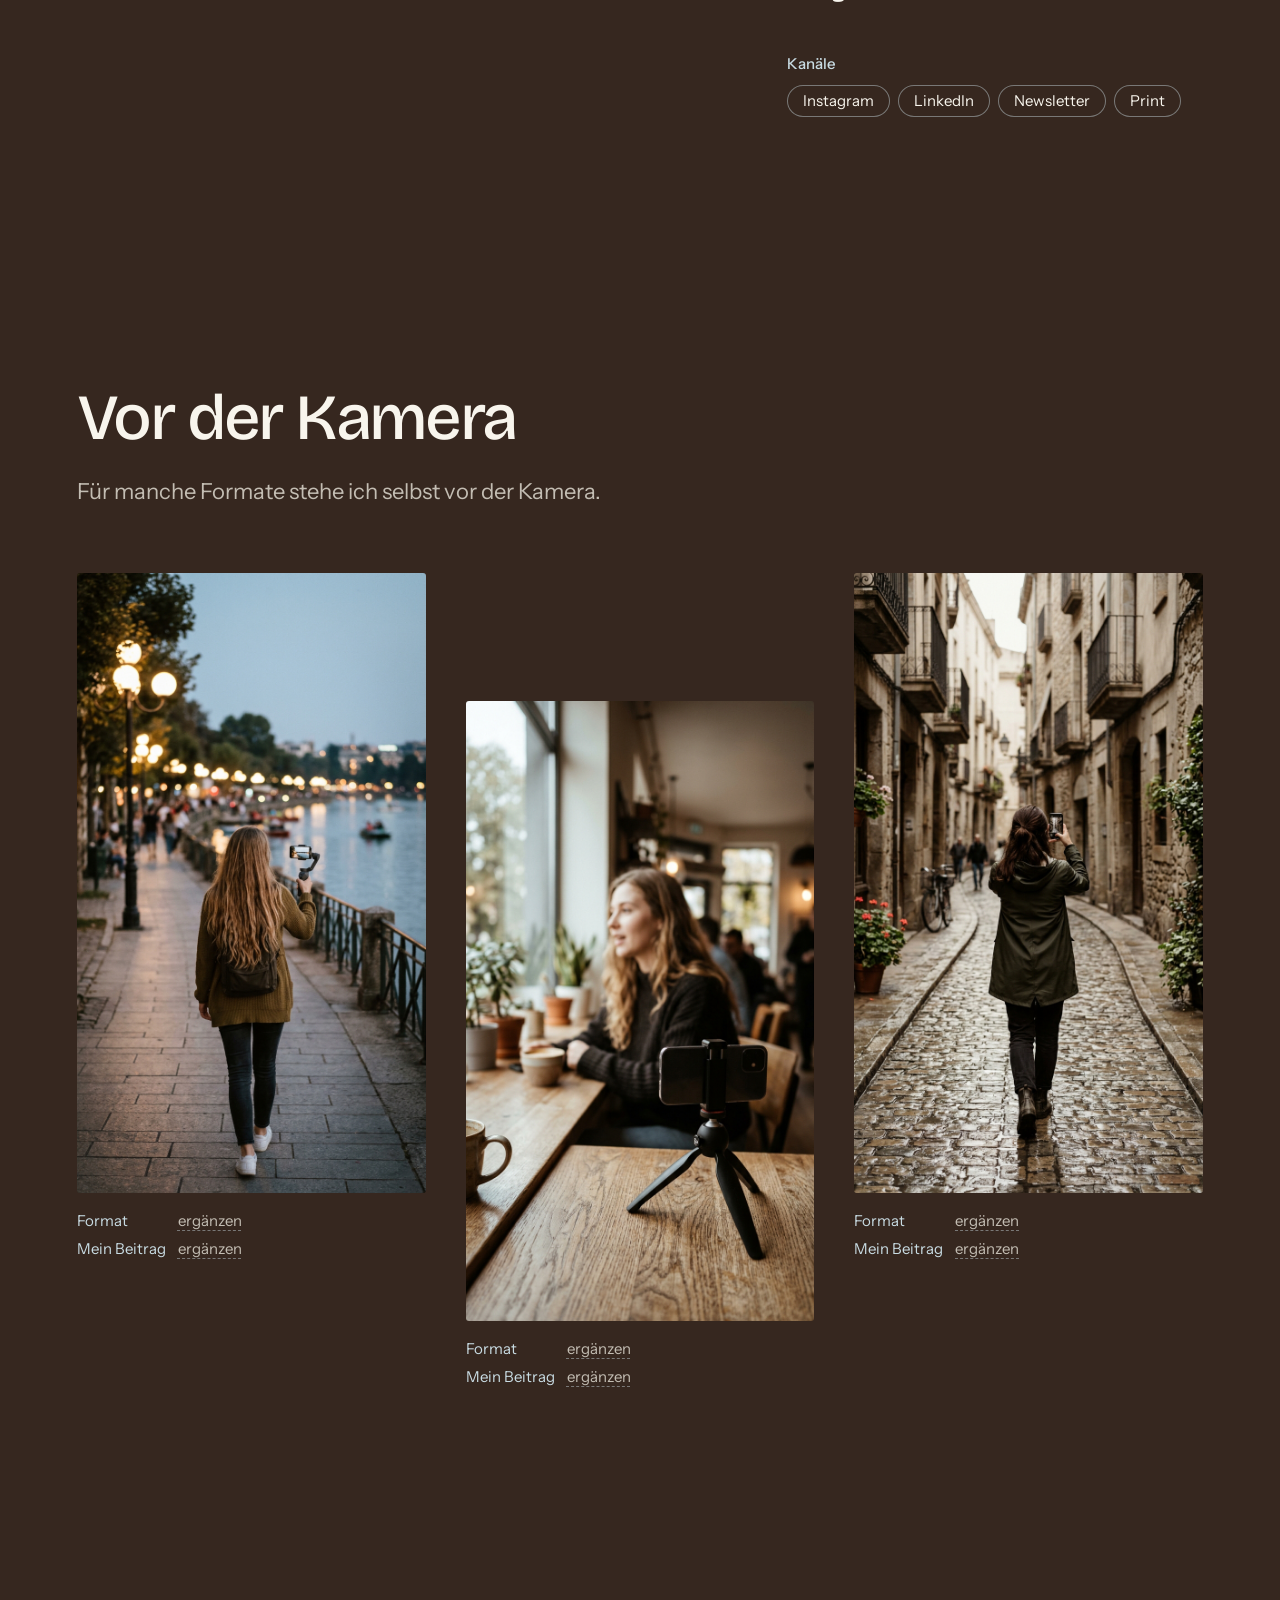
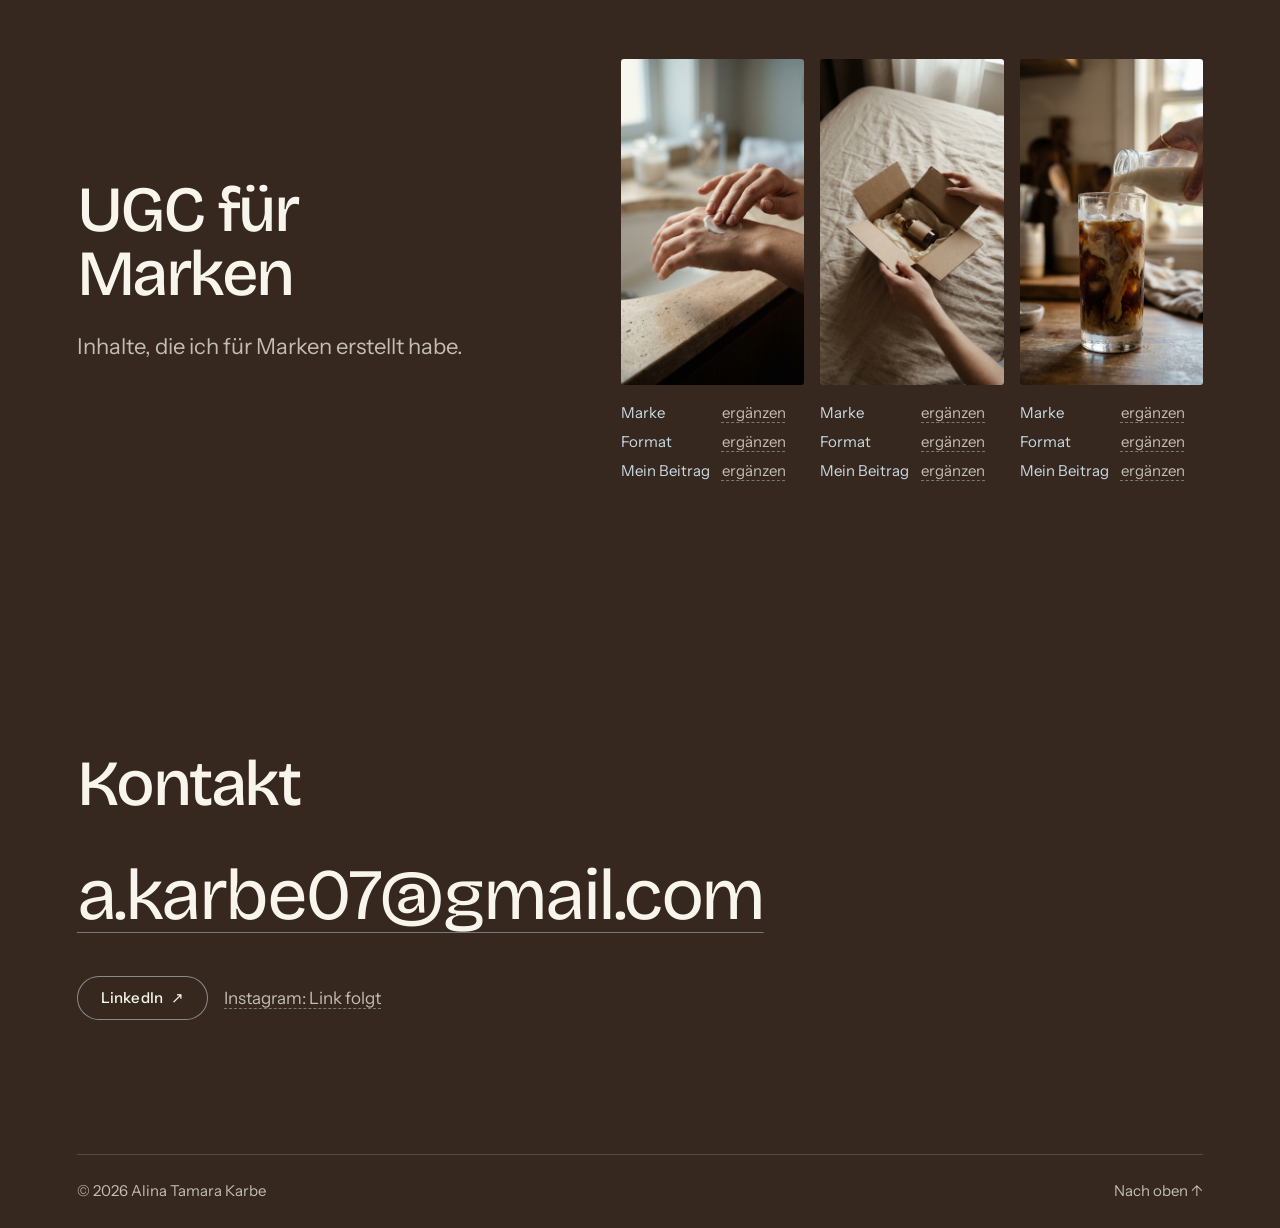
<file: prove/nero/index.html>
<!DOCTYPE html>
<html lang="de-CH">
<head>
  <meta charset="utf-8">
  <meta name="viewport" content="width=device-width, initial-scale=1, viewport-fit=cover">
  <title>Alina Tamara Karbe · Social Media Marketing & Content Creatorin</title>
  <meta name="description" content="Portfolio von Alina Tamara Karbe. Social Media Marketing und Content Creation, von der Idee zum Reel.">
  <meta name="theme-color" content="#36271F">
  <!-- Local trial (cinema, t1 "Nero caldo"): never published -->
  <meta name="robots" content="noindex">
  <link rel="preload" href="fonts/bricolage-grotesque-latin-wght-normal.woff2" as="font" type="font/woff2" crossorigin>
  <link rel="preload" href="fonts/instrument-sans-latin-wght-normal.woff2" as="font" type="font/woff2" crossorigin>
  <link rel="stylesheet" href="tokens.css">
  <link rel="stylesheet" href="styles.css">
  <script>document.documentElement.classList.add('js');</script>
</head>
<body>

  <main id="top">

    <!-- HERO -->
    <section class="hero">
      <a class="btn hero__contact" href="#kontakt">Kontakt</a>
      <h1>Alina Tamara<br>Karbe</h1>

      <div class="feed" aria-hidden="true">
        <div class="feed__col">
          <div class="feed__track">
            <div class="feed__set">
              <div class="slot tile tile--row" data-src="../media/tings-ad-1.jpg"><span class="slot__label"><small>media/tings-ad-1.mp4</small></span></div>
              <div class="slot tile tile--row" data-src="../media/kamera-1.jpg"><span class="slot__label"><small>media/kamera-1.mp4</small></span></div>
              <div class="slot tile" data-src="../media/ugc-1.jpg"><span class="slot__label"><small>media/ugc-1.mp4</small></span></div>
              <div class="slot tile" data-src="../media/tings-ad-3.jpg"><span class="slot__label"><small>media/tings-ad-3.mp4</small></span></div>
            </div>
            <div class="feed__set">
              <div class="slot tile" data-src="../media/tings-ad-1.jpg"><span class="slot__label"><small>media/tings-ad-1.mp4</small></span></div>
              <div class="slot tile" data-src="../media/kamera-1.jpg"><span class="slot__label"><small>media/kamera-1.mp4</small></span></div>
              <div class="slot tile" data-src="../media/ugc-1.jpg"><span class="slot__label"><small>media/ugc-1.mp4</small></span></div>
              <div class="slot tile" data-src="../media/tings-ad-3.jpg"><span class="slot__label"><small>media/tings-ad-3.mp4</small></span></div>
            </div>
          </div>
        </div>
        <div class="feed__col">
          <div class="feed__track">
            <div class="feed__set">
              <div class="slot tile" data-src="../media/tings-ad-2.jpg"><span class="slot__label"><small>media/tings-ad-2.mp4</small></span></div>
              <div class="slot tile" data-src="../media/kamera-2.jpg"><span class="slot__label"><small>media/kamera-2.mp4</small></span></div>
              <div class="slot tile tile--row" data-src="../media/ugc-2.jpg"><span class="slot__label"><small>media/ugc-2.mp4</small></span></div>
              <div class="slot tile" data-src="../media/portrait.jpg"><span class="slot__label"><small>media/portrait.jpg</small></span></div>
            </div>
            <div class="feed__set">
              <div class="slot tile" data-src="../media/tings-ad-2.jpg"><span class="slot__label"><small>media/tings-ad-2.mp4</small></span></div>
              <div class="slot tile" data-src="../media/kamera-2.jpg"><span class="slot__label"><small>media/kamera-2.mp4</small></span></div>
              <div class="slot tile" data-src="../media/ugc-2.jpg"><span class="slot__label"><small>media/ugc-2.mp4</small></span></div>
              <div class="slot tile" data-src="../media/portrait.jpg"><span class="slot__label"><small>media/portrait.jpg</small></span></div>
            </div>
          </div>
        </div>
        <div class="feed__col">
          <div class="feed__track">
            <div class="feed__set">
              <div class="slot tile" data-src="../media/ugc-3.jpg"><span class="slot__label"><small>media/ugc-3.mp4</small></span></div>
              <div class="slot tile" data-src="../media/kamera-3.jpg"><span class="slot__label"><small>media/kamera-3.mp4</small></span></div>
              <div class="slot tile" data-src="../media/tings-ad-1.jpg"><span class="slot__label"><small>media/tings-ad-1.mp4</small></span></div>
              <div class="slot tile" data-src="../media/ugc-1.jpg"><span class="slot__label"><small>media/ugc-1.mp4</small></span></div>
            </div>
            <div class="feed__set">
              <div class="slot tile" data-src="../media/ugc-3.jpg"><span class="slot__label"><small>media/ugc-3.mp4</small></span></div>
              <div class="slot tile" data-src="../media/kamera-3.jpg"><span class="slot__label"><small>media/kamera-3.mp4</small></span></div>
              <div class="slot tile" data-src="../media/tings-ad-1.jpg"><span class="slot__label"><small>media/tings-ad-1.mp4</small></span></div>
              <div class="slot tile" data-src="../media/ugc-1.jpg"><span class="slot__label"><small>media/ugc-1.mp4</small></span></div>
            </div>
          </div>
        </div>
      </div>

      <div class="hero__meta">
        <p class="hero__role">Social Media Marketing & Content Creatorin</p>
        <p class="hero__tagline">Von der Idee zum Reel.</p>
        <a class="btn" href="#projekte">Projekte ansehen <span aria-hidden="true">↓</span></a>
      </div>
    </section>
    <!-- /HERO -->

    <!-- Her two numbers, once, under the cover -->
    <section class="sect strip" aria-labelledby="strip-source">
      <div class="wrap reveal">
        <p class="strip__source" id="strip-source">Impact Hub Zürich, Open Hub Day</p>
        <div class="stats">
          <div>
            <p class="stat__num">12</p>
            <p class="stat__label">Social Media Posts</p>
            <p class="stat__note">Umfang der Kampagne</p>
          </div>
          <div>
            <p class="stat__num">450</p>
            <p class="stat__label">Anmeldungen</p>
            <p class="stat__note">Ergebnis des Events</p>
          </div>
        </div>
      </div>
    </section>

    <!-- Über mich · text from the brief, verbatim -->
    <section class="sect" id="ueber-mich">
      <div class="wrap about reveal">
        <h2>Über mich</h2>
        <p class="about__text"><span class="about__lead">Neugier treibt mich an, besonders wenn aus einer Idee etwas wird, das Menschen erreicht.</span> Als Coiffeuse habe ich gelernt, gut zuzuhören und herauszufinden, was jemand wirklich braucht. Beim Impact Hub Zürich habe ich erlebt, wie aus einzelnen Beiträgen eine Kampagne für eine ganze Veranstaltung wird. Heute entwickle ich bei TINGS Konzepte für Social Media, plane Drehs und schneide Videos, und für manche Formate stehe ich selbst vor der Kamera. Am liebsten begleite ich ein Projekt von der ersten Idee bis zum fertigen Beitrag, weil ich dabei kreativ denken und direkt ausprobieren kann, was funktioniert.</p>
      </div>
    </section>

    <!-- Ausgewählte Projekte -->
    <section class="sect" id="projekte">
      <div class="wrap stack">
        <h2 class="reveal">Ausgewählte Projekte</h2>
        <div class="projects reveal reveal--late">
          <a class="folder" href="#tings">
            <span class="slot" data-src="../media/preview-tings.jpg" data-alt="Vorschau TINGS">
              <span class="slot__label">Vorschaubild<small>media/preview-tings.jpg</small></span>
            </span>
            <span class="folder__name">TINGS</span>
            <span class="folder__more">Projekt ansehen <span aria-hidden="true">→</span></span>
          </a>
          <a class="folder" href="#impact-hub">
            <span class="slot" data-src="../media/preview-impact-hub.jpg" data-alt="Vorschau Impact Hub Zürich">
              <span class="slot__label">Vorschaubild<small>media/preview-impact-hub.jpg</small></span>
            </span>
            <span class="folder__name">Impact Hub Zürich</span>
            <span class="folder__more">Projekt ansehen <span aria-hidden="true">→</span></span>
          </a>
        </div>
      </div>
    </section>

    <!-- TINGS -->
    <section class="sect" id="tings">
      <div class="wrap split">
        <div class="split__text reveal">
          <p class="case__tab">TINGS</p>
          <h2>Black Friday Ads für JUNA</h2>
          <!-- TODO Alina: confirm or replace the intro and the four descriptions (see docs/copy.md) -->
          <p class="lede">Für JUNA habe ich bei TINGS die Black Friday Ads von der ersten Idee bis zum fertigen Schnitt begleitet.</p>
          <div class="block">
            <h3>Mein Beitrag</h3>
            <dl class="rows">
              <div><dt>Konzept</dt><dd>Idee und Aufbau der Ads entwickelt.</dd></div>
              <div><dt>Drehplanung</dt><dd>Den Dreh vorbereitet und organisiert.</dd></div>
              <div><dt>Creative Direction</dt><dd>Look und Umsetzung am Set geführt.</dd></div>
              <div><dt>Schnitt</dt><dd>Die Ads geschnitten und fertiggestellt.</dd></div>
            </dl>
          </div>
        </div>
        <div class="ads reveal reveal--late" role="group" aria-label="Die fertigen Ads">
          <figure class="media">
            <div class="slot" data-src="../media/tings-ad-1.jpg"><span class="slot__label">Ad 1<small>media/tings-ad-1.mp4</small></span></div>
          </figure>
          <figure class="media">
            <div class="slot" data-src="../media/tings-ad-2.jpg"><span class="slot__label">Ad 2<small>media/tings-ad-2.mp4</small></span></div>
          </figure>
          <figure class="media">
            <div class="slot" data-src="../media/tings-ad-3.jpg"><span class="slot__label">Ad 3<small>media/tings-ad-3.mp4</small></span></div>
          </figure>
        </div>
      </div>
    </section>

    <!-- Impact Hub Zürich · the two numbers are big only in the strip under the cover -->
    <section class="sect" id="impact-hub">
      <div class="wrap split split--rev">
        <div class="split__text reveal">
          <p class="case__tab">Impact Hub Zürich</p>
          <h2>Open Hub Day</h2>
          <!-- TODO Alina: event context from the old portfolio; confirm the intro (see docs/copy.md) -->
          <p class="lede">Für den Open Hub Day beim Impact Hub Zürich habe ich die Kampagne mitgeplant, Texte geschrieben und Inhalte gestaltet. <span class="todo">Kontext zum Event folgt</span></p>
          <dl class="rows">
            <div><dt>12 Social Media Posts</dt><dd>Umfang der Kampagne</dd></div>
            <div><dt>450 Anmeldungen</dt><dd>Ergebnis des Events</dd></div>
          </dl>
          <div class="block">
            <h3>Mein Beitrag</h3>
            <ul class="rows">
              <li>Kampagnenplanung</li>
              <li>Copywriting</li>
              <li>Design</li>
            </ul>
          </div>
          <div class="block">
            <h3>Kanäle</h3>
            <ul class="chips">
              <li>Instagram</li>
              <li>LinkedIn</li>
              <li>Newsletter</li>
              <li>Print</li>
            </ul>
          </div>
        </div>
        <div class="visuals reveal reveal--late" role="group" aria-label="Visuals der Kampagne">
          <figure class="media">
            <div class="slot" data-src="../media/open-hub-day-1.jpg" data-alt="Kampagnenvisual Open Hub Day"><span class="slot__label">Visual 1<small>media/open-hub-day-1.jpg</small></span></div>
          </figure>
          <figure class="media">
            <div class="slot" data-src="../media/open-hub-day-2.jpg" data-alt="Kampagnenvisual Open Hub Day"><span class="slot__label">Visual 2<small>media/open-hub-day-2.jpg</small></span></div>
          </figure>
          <figure class="media">
            <div class="slot" data-src="../media/open-hub-day-3.jpg" data-alt="Kampagnenvisual Open Hub Day"><span class="slot__label">Visual 3<small>media/open-hub-day-3.jpg</small></span></div>
          </figure>
        </div>
      </div>
    </section>

    <!-- Vor der Kamera · the clips across the page -->
    <section class="sect" id="vor-der-kamera">
      <div class="wrap stack">
        <div class="split__text reveal">
          <h2>Vor der Kamera</h2>
          <p class="lede">Für manche Formate stehe ich selbst vor der Kamera.</p>
        </div>
        <!-- TODO Alina: format and contribution per clip -->
        <div class="media-row media-row--wide reveal reveal--late" role="group" aria-label="Clips vor der Kamera">
          <figure class="media">
            <div class="slot" data-src="../media/kamera-1.jpg"><span class="slot__label">Clip 1<small>media/kamera-1.mp4</small></span></div>
            <figcaption><dl class="caption">
              <dt>Format</dt><dd class="todo">ergänzen</dd>
              <dt>Mein Beitrag</dt><dd class="todo">ergänzen</dd>
            </dl></figcaption>
          </figure>
          <figure class="media">
            <div class="slot" data-src="../media/kamera-2.jpg"><span class="slot__label">Clip 2<small>media/kamera-2.mp4</small></span></div>
            <figcaption><dl class="caption">
              <dt>Format</dt><dd class="todo">ergänzen</dd>
              <dt>Mein Beitrag</dt><dd class="todo">ergänzen</dd>
            </dl></figcaption>
          </figure>
          <figure class="media">
            <div class="slot" data-src="../media/kamera-3.jpg"><span class="slot__label">Clip 3<small>media/kamera-3.mp4</small></span></div>
            <figcaption><dl class="caption">
              <dt>Format</dt><dd class="todo">ergänzen</dd>
              <dt>Mein Beitrag</dt><dd class="todo">ergänzen</dd>
            </dl></figcaption>
          </figure>
        </div>
      </div>
    </section>

    <!-- UGC für Marken -->
    <section class="sect" id="ugc">
      <div class="wrap split">
        <div class="split__text reveal">
          <h2>UGC für Marken</h2>
          <p class="lede">Inhalte, die ich für Marken erstellt habe.</p>
        </div>
        <!-- TODO Alina: brand, format and contribution per video -->
        <div class="media-row reveal reveal--late" role="group" aria-label="UGC Videos">
          <figure class="media">
            <div class="slot" data-src="../media/ugc-1.jpg"><span class="slot__label">UGC 1<small>media/ugc-1.mp4</small></span></div>
            <figcaption><dl class="caption">
              <dt>Marke</dt><dd class="todo">ergänzen</dd>
              <dt>Format</dt><dd class="todo">ergänzen</dd>
              <dt>Mein Beitrag</dt><dd class="todo">ergänzen</dd>
            </dl></figcaption>
          </figure>
          <figure class="media">
            <div class="slot" data-src="../media/ugc-2.jpg"><span class="slot__label">UGC 2<small>media/ugc-2.mp4</small></span></div>
            <figcaption><dl class="caption">
              <dt>Marke</dt><dd class="todo">ergänzen</dd>
              <dt>Format</dt><dd class="todo">ergänzen</dd>
              <dt>Mein Beitrag</dt><dd class="todo">ergänzen</dd>
            </dl></figcaption>
          </figure>
          <figure class="media">
            <div class="slot" data-src="../media/ugc-3.jpg"><span class="slot__label">UGC 3<small>media/ugc-3.mp4</small></span></div>
            <figcaption><dl class="caption">
              <dt>Marke</dt><dd class="todo">ergänzen</dd>
              <dt>Format</dt><dd class="todo">ergänzen</dd>
              <dt>Mein Beitrag</dt><dd class="todo">ergänzen</dd>
            </dl></figcaption>
          </figure>
        </div>
      </div>
    </section>

    <!-- Kontakt -->
    <section class="sect contact" id="kontakt">
      <div class="wrap contact__inner reveal">
        <h2>Kontakt</h2>
        <a class="contact__mail" href="mailto:a.karbe07@gmail.com">a.karbe07@gmail.com</a>
        <ul class="contact__links">
          <li><a class="btn" href="https://ch.linkedin.com/in/alina-tamara-karbe" target="_blank" rel="noopener">LinkedIn <span aria-hidden="true">↗</span></a></li>
          <!-- TODO Alina: Instagram URL, then turn this into a link like the one above -->
          <li><span class="todo">Instagram: Link folgt</span></li>
        </ul>
      </div>
    </section>

  </main>

  <footer class="foot">
    <div class="foot__line wrap">
      <span>© 2026 Alina Tamara Karbe</span>
      <a href="#top">Nach oben <span aria-hidden="true">↑</span></a>
    </div>
  </footer>

  <script src="script.js"></script>
<p style="position:fixed;left:.75rem;bottom:.75rem;margin:0;padding:.3rem .6rem;border-radius:999px;background:rgba(54,39,31,.85);color:#F8F5ED;font:500 .75rem/1.2 system-ui,sans-serif;z-index:99">Mockup · Bilder sind Platzhalter</p>
</body>
</html>
</file>
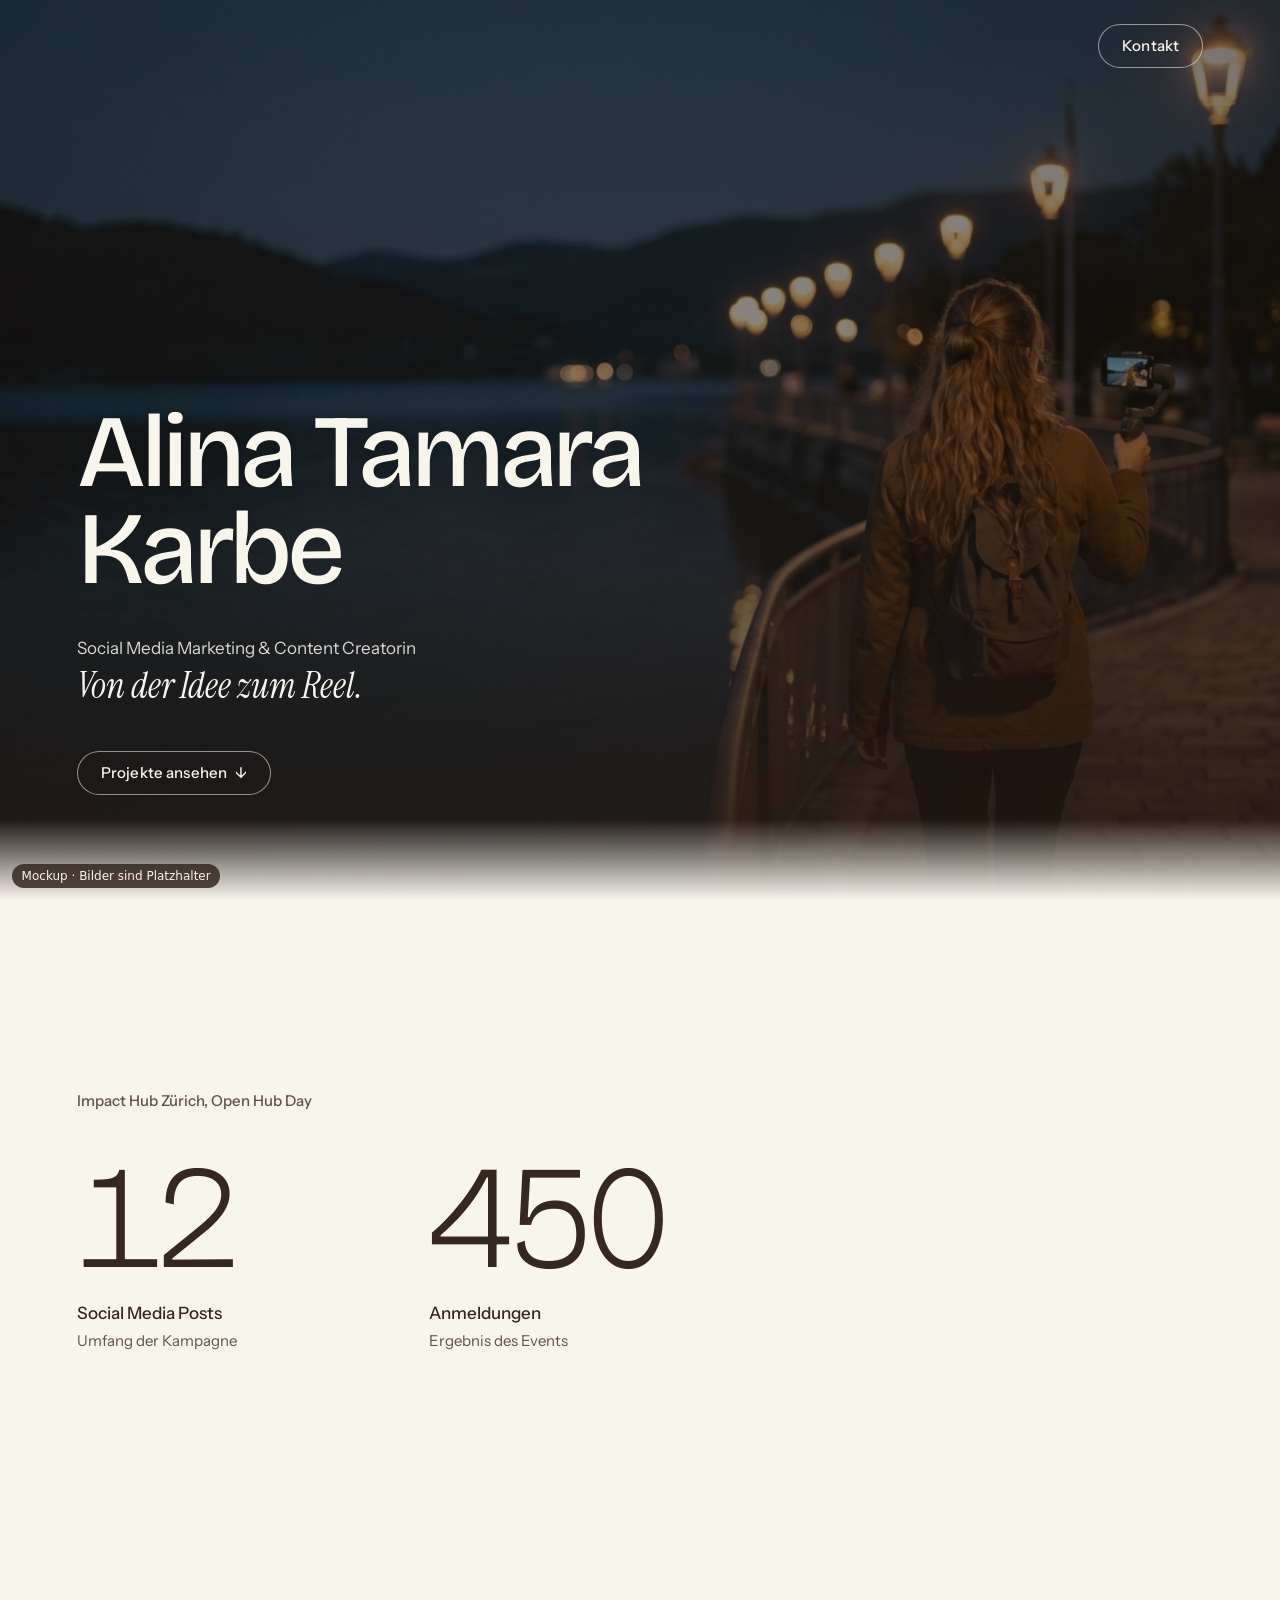
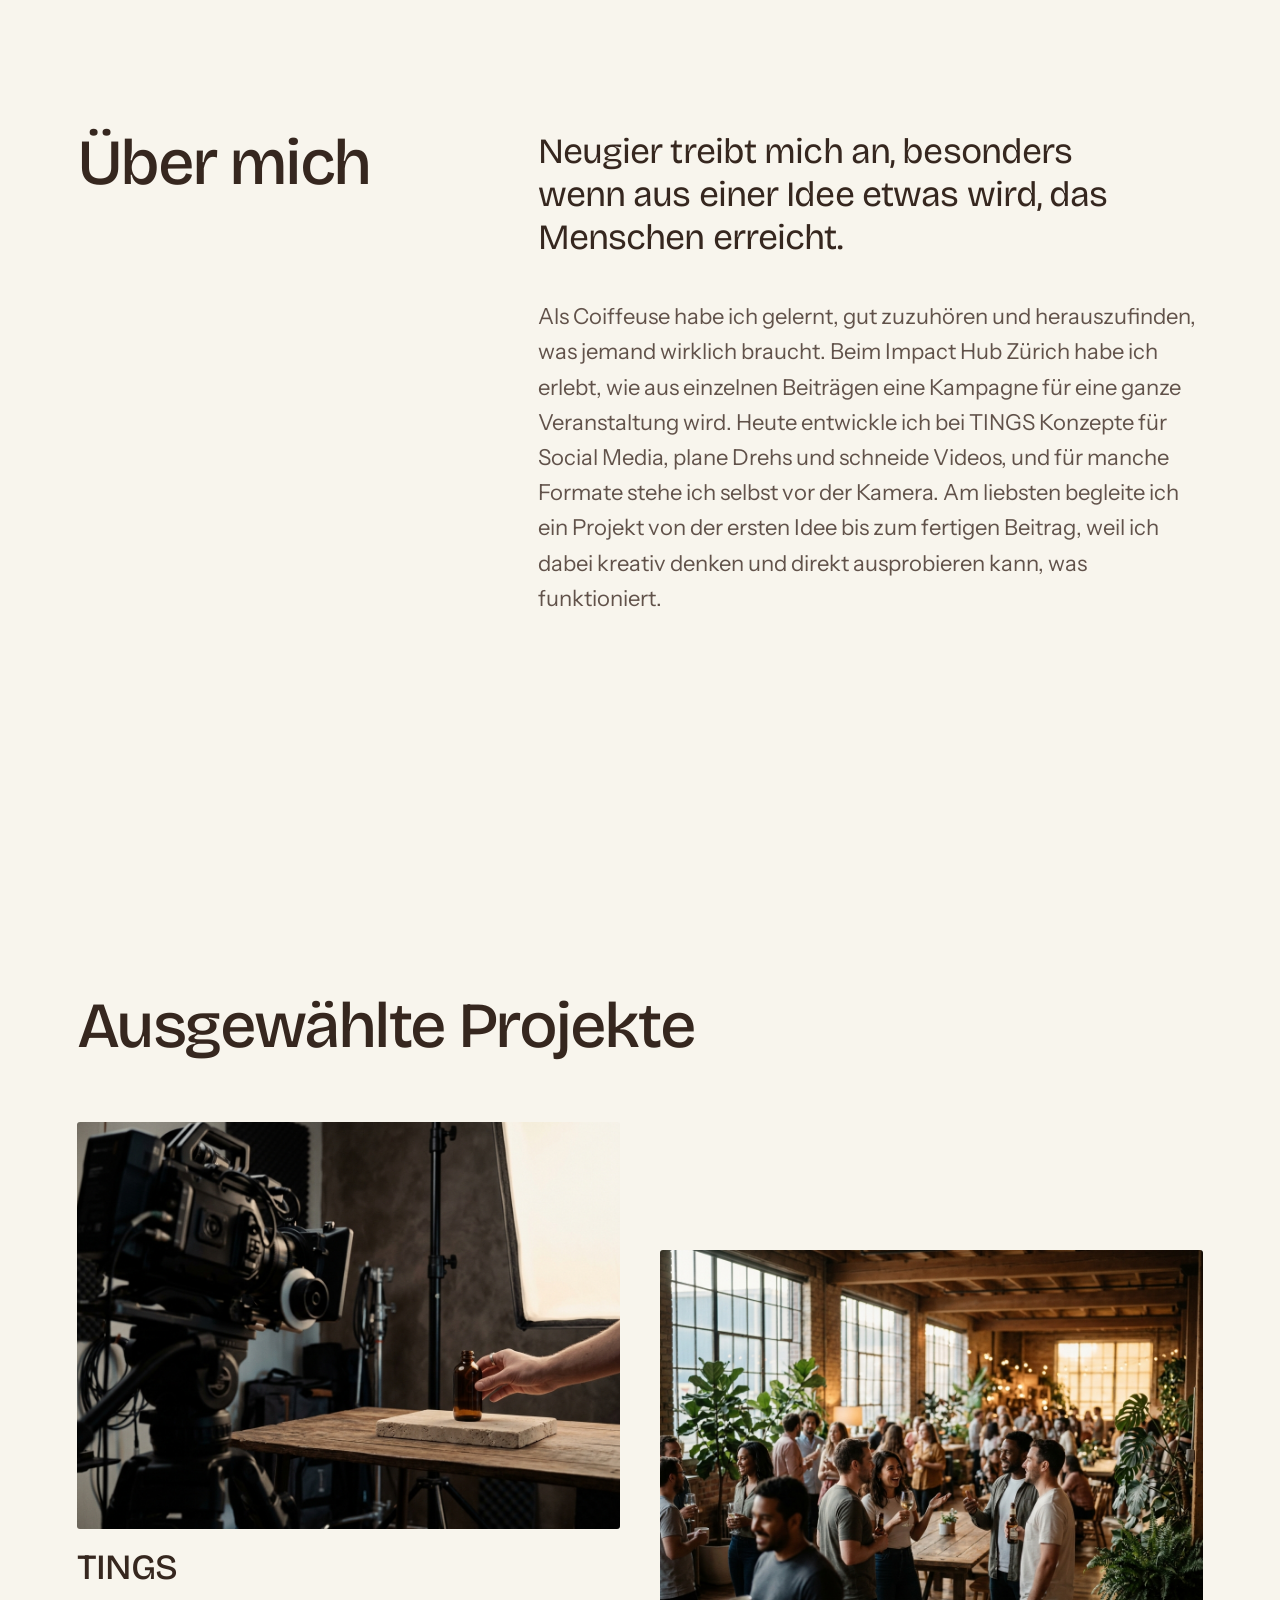
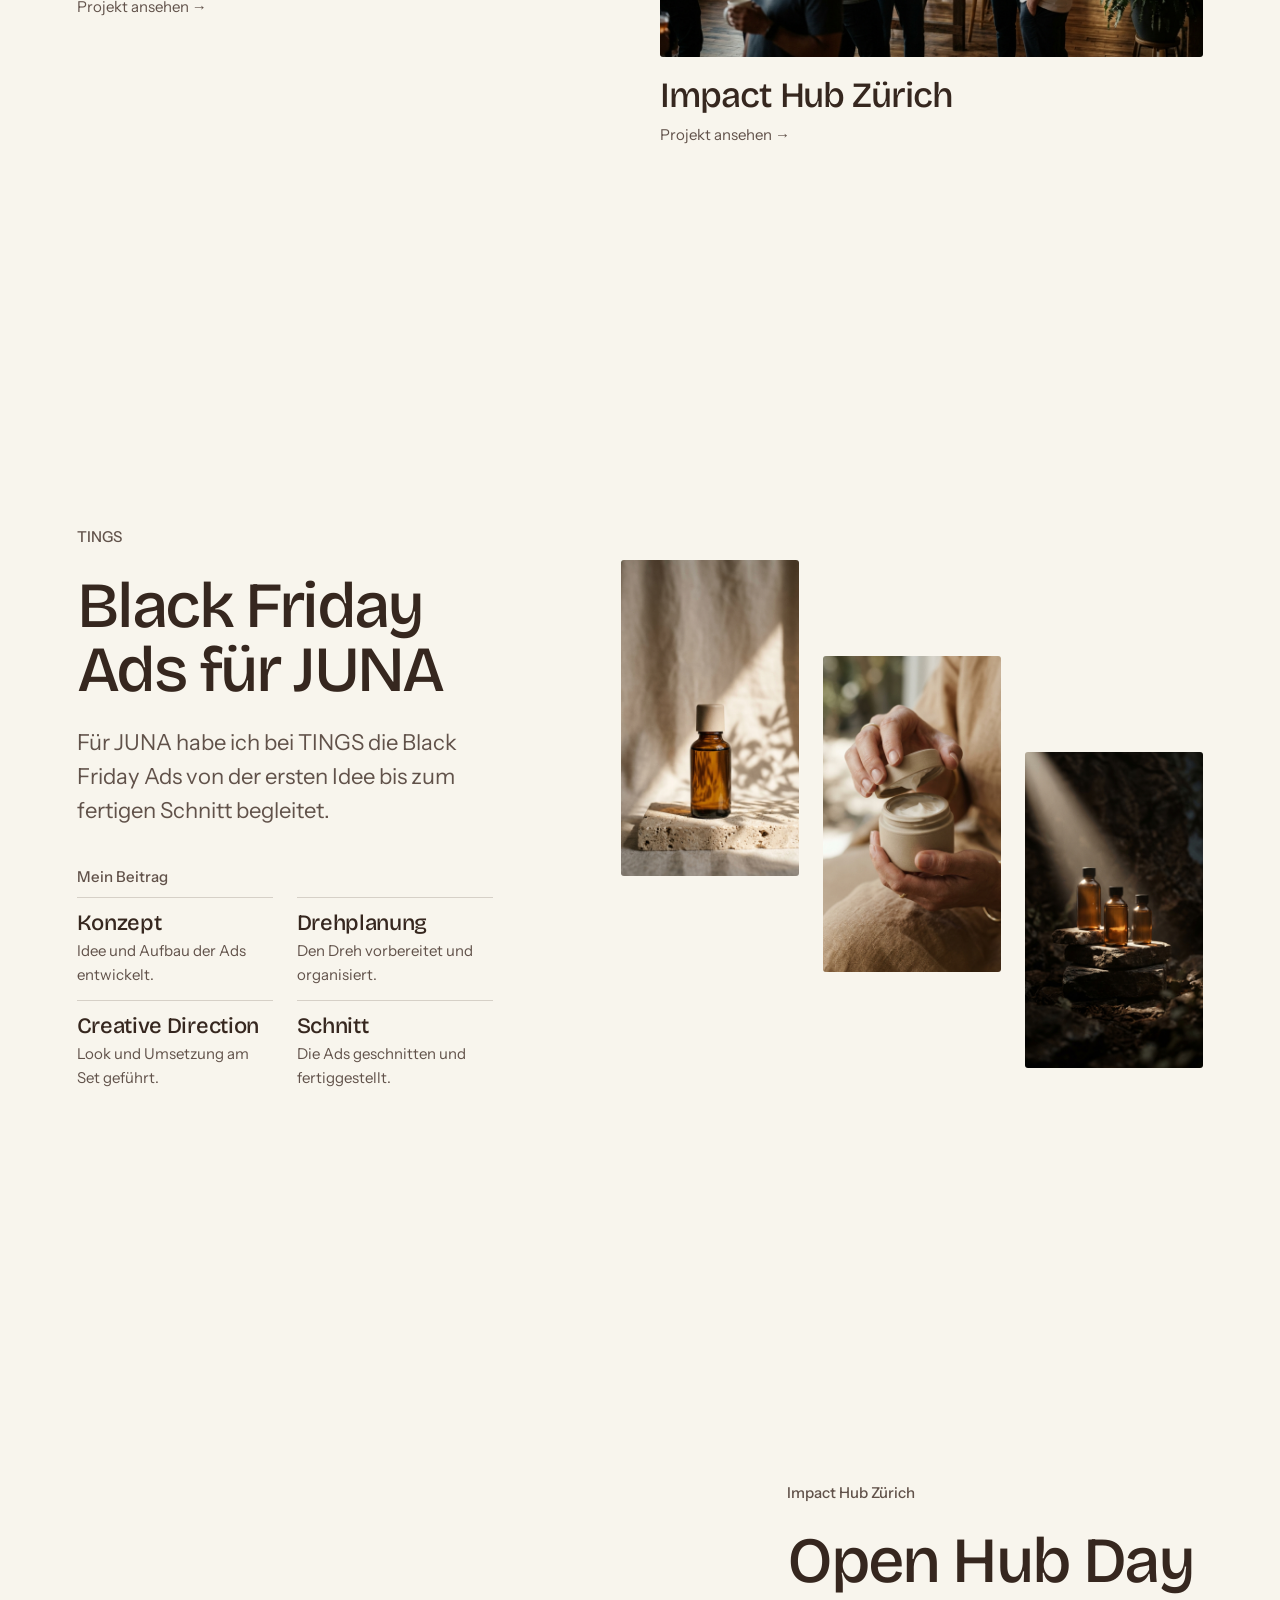
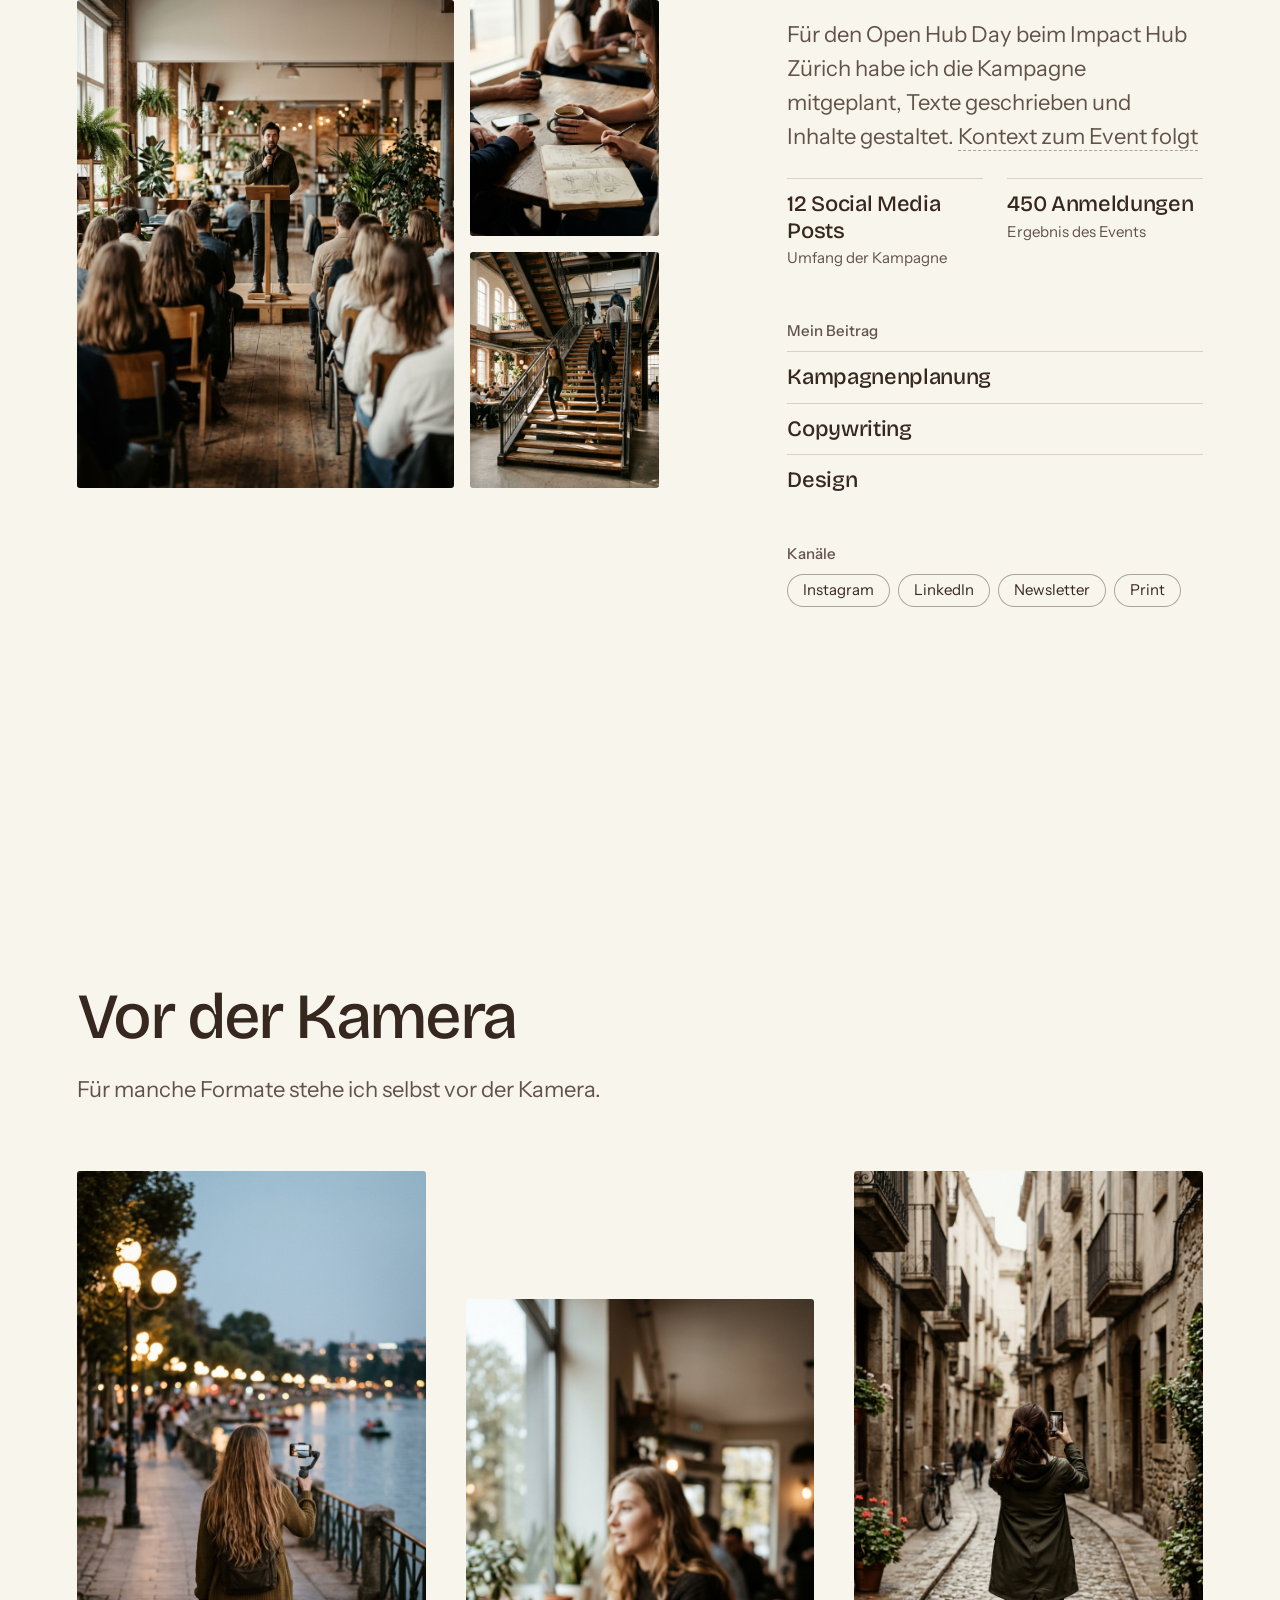
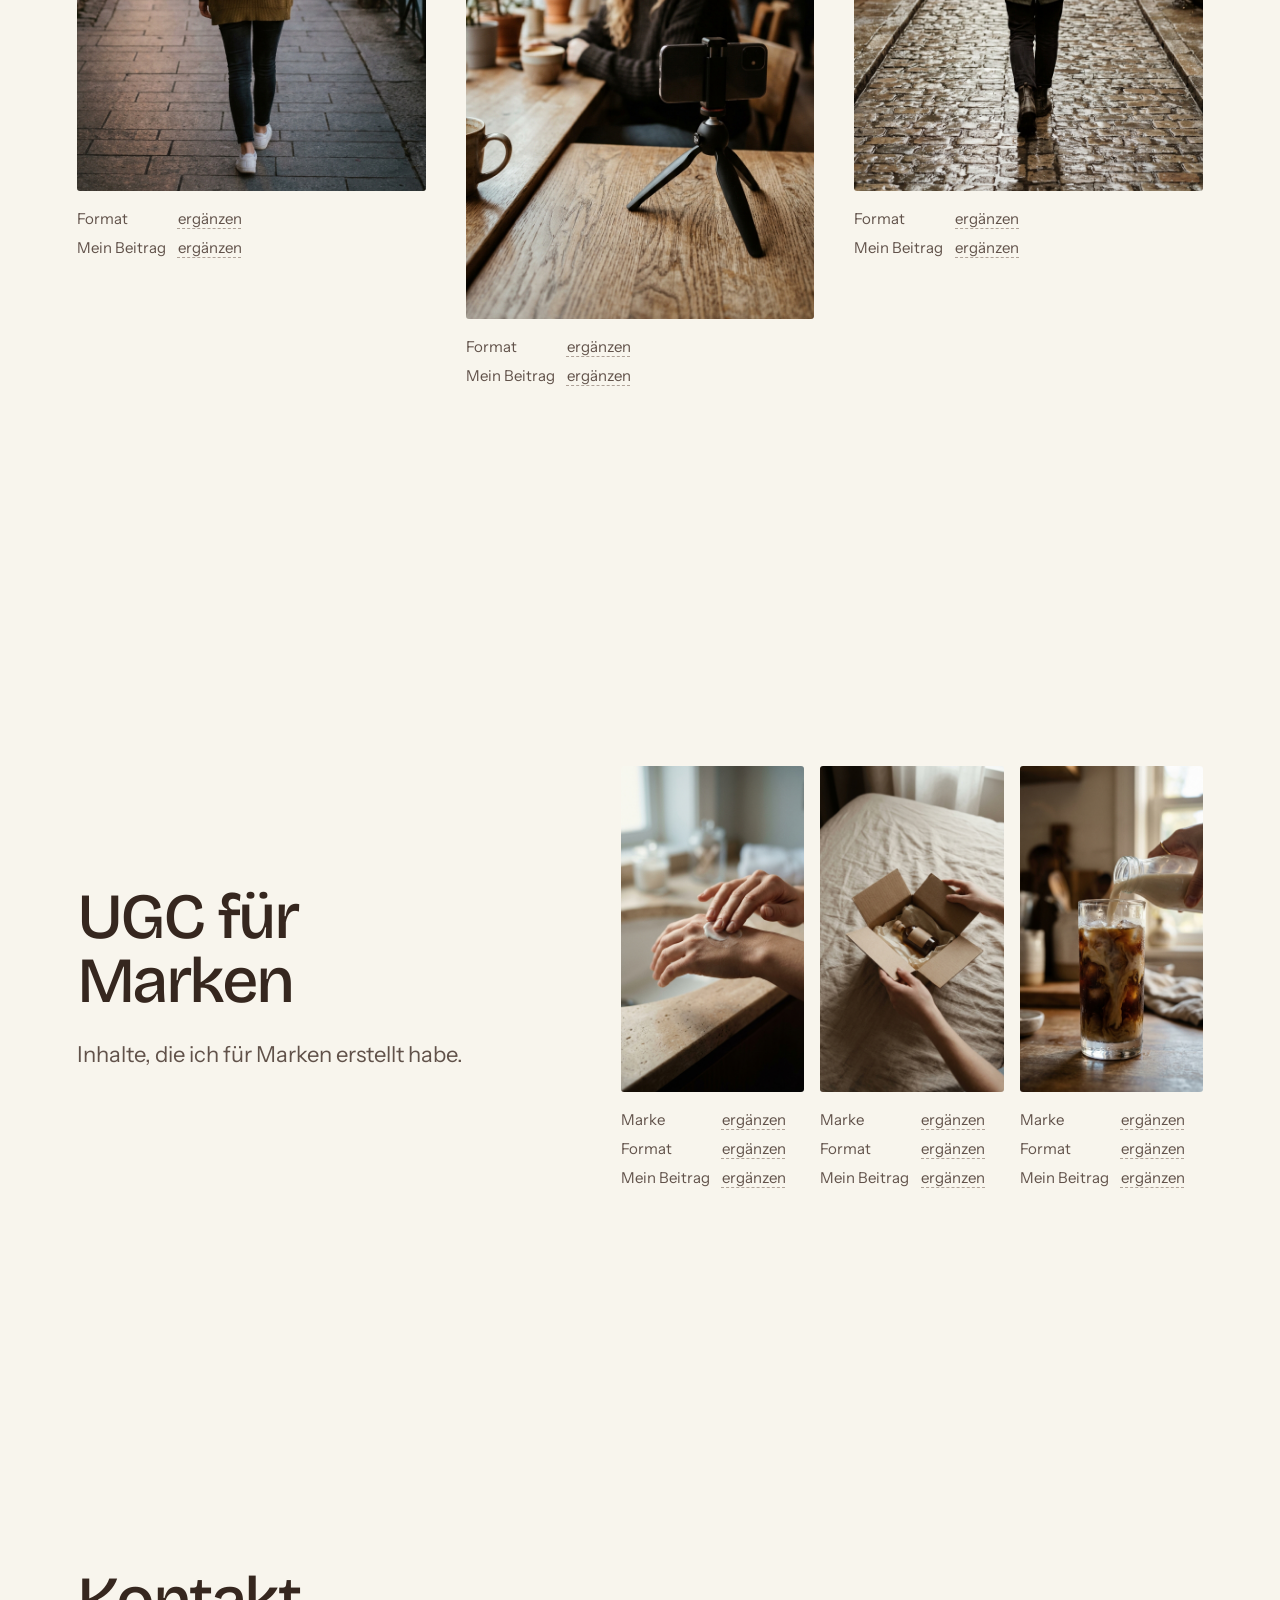
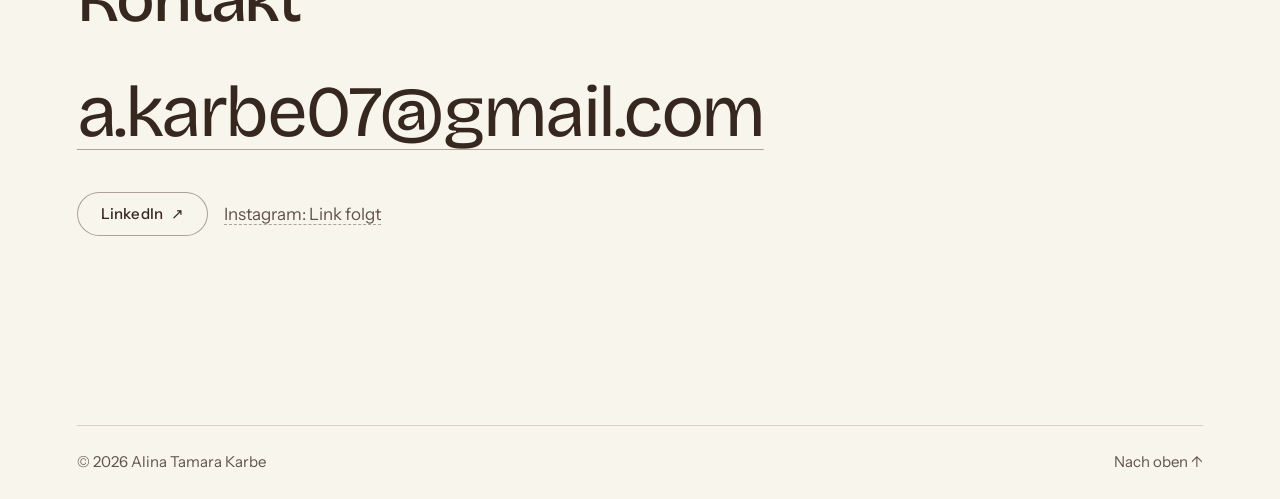
<file: prove/sipario/index.html>
<!DOCTYPE html>
<html lang="de-CH">
<head>
  <meta charset="utf-8">
  <meta name="viewport" content="width=device-width, initial-scale=1, viewport-fit=cover">
  <title>Alina Tamara Karbe · Social Media Marketing & Content Creatorin</title>
  <meta name="description" content="Portfolio von Alina Tamara Karbe. Social Media Marketing und Content Creation, von der Idee zum Reel.">
  <meta name="theme-color" content="#36271F">
  <!-- Local trial (cinema, t3 "Sipario"): never published -->
  <meta name="robots" content="noindex">
  <link rel="preload" href="fonts/bricolage-grotesque-latin-wght-normal.woff2" as="font" type="font/woff2" crossorigin>
  <link rel="preload" href="fonts/instrument-sans-latin-wght-normal.woff2" as="font" type="font/woff2" crossorigin>
  <link rel="stylesheet" href="tokens.css">
  <link rel="stylesheet" href="styles.css">
  <script>document.documentElement.classList.add('js');</script>
</head>
<body>

  <main id="top">

    <!-- HERO -->
    <section class="cover">
      <div class="cover__media" aria-hidden="true">
        <div class="slot" data-src="../media/kamera-1.jpg" data-src-wide="../media/cover-wide.jpg"><span class="slot__label"><small>media/kamera-1.mp4</small></span></div>
      </div>
      <div class="cover__veil" aria-hidden="true"></div>
      <a class="btn hero__contact" href="#kontakt">Kontakt</a>
      <h1>Alina Tamara<br>Karbe</h1>
      <div class="hero__meta">
        <p class="hero__role">Social Media Marketing & Content Creatorin</p>
        <p class="hero__tagline">Von der Idee zum Reel.</p>
        <a class="btn" href="#projekte">Projekte ansehen <span aria-hidden="true">↓</span></a>
      </div>
    </section>
    <!-- /HERO -->

    <div class="sheet">

    <!-- Her two numbers, once, under the cover -->
    <section class="sect strip" aria-labelledby="strip-source">
      <div class="wrap reveal">
        <p class="strip__source" id="strip-source">Impact Hub Zürich, Open Hub Day</p>
        <div class="stats">
          <div>
            <p class="stat__num">12</p>
            <p class="stat__label">Social Media Posts</p>
            <p class="stat__note">Umfang der Kampagne</p>
          </div>
          <div>
            <p class="stat__num">450</p>
            <p class="stat__label">Anmeldungen</p>
            <p class="stat__note">Ergebnis des Events</p>
          </div>
        </div>
      </div>
    </section>

    <!-- Über mich · text from the brief, verbatim -->
    <section class="sect" id="ueber-mich">
      <div class="wrap about reveal">
        <h2>Über mich</h2>
        <p class="about__text"><span class="about__lead">Neugier treibt mich an, besonders wenn aus einer Idee etwas wird, das Menschen erreicht.</span> Als Coiffeuse habe ich gelernt, gut zuzuhören und herauszufinden, was jemand wirklich braucht. Beim Impact Hub Zürich habe ich erlebt, wie aus einzelnen Beiträgen eine Kampagne für eine ganze Veranstaltung wird. Heute entwickle ich bei TINGS Konzepte für Social Media, plane Drehs und schneide Videos, und für manche Formate stehe ich selbst vor der Kamera. Am liebsten begleite ich ein Projekt von der ersten Idee bis zum fertigen Beitrag, weil ich dabei kreativ denken und direkt ausprobieren kann, was funktioniert.</p>
      </div>
    </section>

    <!-- Ausgewählte Projekte -->
    <section class="sect" id="projekte">
      <div class="wrap stack">
        <h2 class="reveal">Ausgewählte Projekte</h2>
        <div class="projects reveal reveal--late">
          <a class="folder" href="#tings">
            <span class="slot" data-src="../media/preview-tings.jpg" data-alt="Vorschau TINGS">
              <span class="slot__label">Vorschaubild<small>media/preview-tings.jpg</small></span>
            </span>
            <span class="folder__name">TINGS</span>
            <span class="folder__more">Projekt ansehen <span aria-hidden="true">→</span></span>
          </a>
          <a class="folder" href="#impact-hub">
            <span class="slot" data-src="../media/preview-impact-hub.jpg" data-alt="Vorschau Impact Hub Zürich">
              <span class="slot__label">Vorschaubild<small>media/preview-impact-hub.jpg</small></span>
            </span>
            <span class="folder__name">Impact Hub Zürich</span>
            <span class="folder__more">Projekt ansehen <span aria-hidden="true">→</span></span>
          </a>
        </div>
      </div>
    </section>

    <!-- TINGS -->
    <section class="sect" id="tings">
      <div class="wrap split">
        <div class="split__text reveal">
          <p class="case__tab">TINGS</p>
          <h2>Black Friday Ads für JUNA</h2>
          <!-- TODO Alina: confirm or replace the intro and the four descriptions (see docs/copy.md) -->
          <p class="lede">Für JUNA habe ich bei TINGS die Black Friday Ads von der ersten Idee bis zum fertigen Schnitt begleitet.</p>
          <div class="block">
            <h3>Mein Beitrag</h3>
            <dl class="rows">
              <div><dt>Konzept</dt><dd>Idee und Aufbau der Ads entwickelt.</dd></div>
              <div><dt>Drehplanung</dt><dd>Den Dreh vorbereitet und organisiert.</dd></div>
              <div><dt>Creative Direction</dt><dd>Look und Umsetzung am Set geführt.</dd></div>
              <div><dt>Schnitt</dt><dd>Die Ads geschnitten und fertiggestellt.</dd></div>
            </dl>
          </div>
        </div>
        <div class="ads reveal reveal--late" role="group" aria-label="Die fertigen Ads">
          <figure class="media">
            <div class="slot" data-src="../media/tings-ad-1.jpg"><span class="slot__label">Ad 1<small>media/tings-ad-1.mp4</small></span></div>
          </figure>
          <figure class="media">
            <div class="slot" data-src="../media/tings-ad-2.jpg"><span class="slot__label">Ad 2<small>media/tings-ad-2.mp4</small></span></div>
          </figure>
          <figure class="media">
            <div class="slot" data-src="../media/tings-ad-3.jpg"><span class="slot__label">Ad 3<small>media/tings-ad-3.mp4</small></span></div>
          </figure>
        </div>
      </div>
    </section>

    <!-- Impact Hub Zürich · the two numbers are big only in the strip under the cover -->
    <section class="sect" id="impact-hub">
      <div class="wrap split split--rev">
        <div class="split__text reveal">
          <p class="case__tab">Impact Hub Zürich</p>
          <h2>Open Hub Day</h2>
          <!-- TODO Alina: event context from the old portfolio; confirm the intro (see docs/copy.md) -->
          <p class="lede">Für den Open Hub Day beim Impact Hub Zürich habe ich die Kampagne mitgeplant, Texte geschrieben und Inhalte gestaltet. <span class="todo">Kontext zum Event folgt</span></p>
          <dl class="rows">
            <div><dt>12 Social Media Posts</dt><dd>Umfang der Kampagne</dd></div>
            <div><dt>450 Anmeldungen</dt><dd>Ergebnis des Events</dd></div>
          </dl>
          <div class="block">
            <h3>Mein Beitrag</h3>
            <ul class="rows">
              <li>Kampagnenplanung</li>
              <li>Copywriting</li>
              <li>Design</li>
            </ul>
          </div>
          <div class="block">
            <h3>Kanäle</h3>
            <ul class="chips">
              <li>Instagram</li>
              <li>LinkedIn</li>
              <li>Newsletter</li>
              <li>Print</li>
            </ul>
          </div>
        </div>
        <div class="visuals reveal reveal--late" role="group" aria-label="Visuals der Kampagne">
          <figure class="media">
            <div class="slot" data-src="../media/open-hub-day-1.jpg" data-alt="Kampagnenvisual Open Hub Day"><span class="slot__label">Visual 1<small>media/open-hub-day-1.jpg</small></span></div>
          </figure>
          <figure class="media">
            <div class="slot" data-src="../media/open-hub-day-2.jpg" data-alt="Kampagnenvisual Open Hub Day"><span class="slot__label">Visual 2<small>media/open-hub-day-2.jpg</small></span></div>
          </figure>
          <figure class="media">
            <div class="slot" data-src="../media/open-hub-day-3.jpg" data-alt="Kampagnenvisual Open Hub Day"><span class="slot__label">Visual 3<small>media/open-hub-day-3.jpg</small></span></div>
          </figure>
        </div>
      </div>
    </section>

    <!-- Vor der Kamera · the clips across the page -->
    <section class="sect" id="vor-der-kamera">
      <div class="wrap stack">
        <div class="split__text reveal">
          <h2>Vor der Kamera</h2>
          <p class="lede">Für manche Formate stehe ich selbst vor der Kamera.</p>
        </div>
        <!-- TODO Alina: format and contribution per clip -->
        <div class="media-row media-row--wide reveal reveal--late" role="group" aria-label="Clips vor der Kamera">
          <figure class="media">
            <div class="slot" data-src="../media/kamera-1.jpg"><span class="slot__label">Clip 1<small>media/kamera-1.mp4</small></span></div>
            <figcaption><dl class="caption">
              <dt>Format</dt><dd class="todo">ergänzen</dd>
              <dt>Mein Beitrag</dt><dd class="todo">ergänzen</dd>
            </dl></figcaption>
          </figure>
          <figure class="media">
            <div class="slot" data-src="../media/kamera-2.jpg"><span class="slot__label">Clip 2<small>media/kamera-2.mp4</small></span></div>
            <figcaption><dl class="caption">
              <dt>Format</dt><dd class="todo">ergänzen</dd>
              <dt>Mein Beitrag</dt><dd class="todo">ergänzen</dd>
            </dl></figcaption>
          </figure>
          <figure class="media">
            <div class="slot" data-src="../media/kamera-3.jpg"><span class="slot__label">Clip 3<small>media/kamera-3.mp4</small></span></div>
            <figcaption><dl class="caption">
              <dt>Format</dt><dd class="todo">ergänzen</dd>
              <dt>Mein Beitrag</dt><dd class="todo">ergänzen</dd>
            </dl></figcaption>
          </figure>
        </div>
      </div>
    </section>

    <!-- UGC für Marken -->
    <section class="sect" id="ugc">
      <div class="wrap split">
        <div class="split__text reveal">
          <h2>UGC für Marken</h2>
          <p class="lede">Inhalte, die ich für Marken erstellt habe.</p>
        </div>
        <!-- TODO Alina: brand, format and contribution per video -->
        <div class="media-row reveal reveal--late" role="group" aria-label="UGC Videos">
          <figure class="media">
            <div class="slot" data-src="../media/ugc-1.jpg"><span class="slot__label">UGC 1<small>media/ugc-1.mp4</small></span></div>
            <figcaption><dl class="caption">
              <dt>Marke</dt><dd class="todo">ergänzen</dd>
              <dt>Format</dt><dd class="todo">ergänzen</dd>
              <dt>Mein Beitrag</dt><dd class="todo">ergänzen</dd>
            </dl></figcaption>
          </figure>
          <figure class="media">
            <div class="slot" data-src="../media/ugc-2.jpg"><span class="slot__label">UGC 2<small>media/ugc-2.mp4</small></span></div>
            <figcaption><dl class="caption">
              <dt>Marke</dt><dd class="todo">ergänzen</dd>
              <dt>Format</dt><dd class="todo">ergänzen</dd>
              <dt>Mein Beitrag</dt><dd class="todo">ergänzen</dd>
            </dl></figcaption>
          </figure>
          <figure class="media">
            <div class="slot" data-src="../media/ugc-3.jpg"><span class="slot__label">UGC 3<small>media/ugc-3.mp4</small></span></div>
            <figcaption><dl class="caption">
              <dt>Marke</dt><dd class="todo">ergänzen</dd>
              <dt>Format</dt><dd class="todo">ergänzen</dd>
              <dt>Mein Beitrag</dt><dd class="todo">ergänzen</dd>
            </dl></figcaption>
          </figure>
        </div>
      </div>
    </section>

    <!-- Kontakt -->
    <section class="sect contact" id="kontakt">
      <div class="wrap contact__inner reveal">
        <h2>Kontakt</h2>
        <a class="contact__mail" href="mailto:a.karbe07@gmail.com">a.karbe07@gmail.com</a>
        <ul class="contact__links">
          <li><a class="btn" href="https://ch.linkedin.com/in/alina-tamara-karbe" target="_blank" rel="noopener">LinkedIn <span aria-hidden="true">↗</span></a></li>
          <!-- TODO Alina: Instagram URL, then turn this into a link like the one above -->
          <li><span class="todo">Instagram: Link folgt</span></li>
        </ul>
      </div>
    </section>

    </div>

  </main>

  <footer class="foot">
    <div class="foot__line wrap">
      <span>© 2026 Alina Tamara Karbe</span>
      <a href="#top">Nach oben <span aria-hidden="true">↑</span></a>
    </div>
  </footer>

  <script src="script.js"></script>
<p style="position:fixed;left:.75rem;bottom:.75rem;margin:0;padding:.3rem .6rem;border-radius:999px;background:rgba(54,39,31,.85);color:#F8F5ED;font:500 .75rem/1.2 system-ui,sans-serif;z-index:99">Mockup · Bilder sind Platzhalter</p>
</body>
</html>
</file>
<file: tokens.css>
/* Tokens · Curtain (17.11.2026, the main page since Carmine's word of 17.11.2026)
 * Two surfaces, one seam: a full-bleed picture behind the name under an espresso veil,
 * then one paper page that slides over it and dissolves into it at the edge.
 * The pictures are the only colour; powder blue only for the focus ring on the veil. No tomato.
 * styles.css references these by name only.
 */
:root {
  /* Colour · the three brand colours, then the roles they play */
  --color-paper:  oklch(97% 0.011 90);     /* Paper White #F8F5ED */
  --color-ink:    oklch(28.8% 0.027 49);   /* Espresso #36271F */
  --color-accent: oklch(88.2% 0.023 222);  /* Powder Blue #C9DCE3 */

  --color-bg:          var(--color-paper);                /* the page */
  --color-text:        var(--color-ink);
  --color-muted:       oklch(45% 0.024 49);
  --color-label:       oklch(45% 0.024 49);
  --color-rule:        oklch(86% 0.014 75);
  --color-rule-strong: oklch(72% 0.02 60);
  --color-btn-line:    oklch(28.8% 0.027 49 / 0.4);
  --color-slot:        oklch(93% 0.012 85);
  --color-focus:       var(--color-ink);

  /* The cover's own roles, on the veil */
  --color-veil-deep:   oklch(22% 0.022 49 / 0.9);
  --color-veil-text:   oklch(22% 0.022 49 / 0.78);   /* the least it is under the cover's text: paper on pure white behind it stays above 7:1 */
  --color-veil-mid:    oklch(22% 0.022 49 / 0.4);
  --color-veil-top:    oklch(22% 0.022 49 / 0.5);
  --color-muted-veil:  oklch(88% 0.012 80);
  --color-line-veil:   oklch(97% 0.011 90 / 0.55);
  --color-paper-clear: oklch(97% 0.011 90 / 0);           /* the paper at zero, for the seam */
  --color-bar:         oklch(28.8% 0.027 49 / 0.85);        /* the fixed capsule: DE / EN and Kontakt */

  --space-section: clamp(4rem, 1.5rem + 6vw, 7.5rem);
  --seam:          clamp(3rem, 9svh, 6rem);                /* how tall the dissolve into paper is */

  /* Type · the site's three faces: Bricolage Grotesque, Instrument Sans, Instrument Serif italic for the tagline only */
  --font-display: "Bricolage Grotesque", "Helvetica Neue", Arial, sans-serif;
  --font-body:    "Instrument Sans", "Helvetica Neue", Arial, sans-serif;
  --font-accent:  "Instrument Serif", Georgia, serif;
  --weight-display: 500;   /* large and calm: size carries the hierarchy, not weight */

  --text-xs:      0.8125rem;
  --text-sm:      0.9375rem;
  --text-md:      1.0625rem;
  --text-lg:      clamp(1.1875rem, 1.05rem + 0.5vw, 1.375rem);
  --text-xl:      clamp(1.5rem, 1.1rem + 1.4vw, 2.25rem);
  --text-2xl:     clamp(2.25rem, 1.3rem + 3.4vw, 4.5rem);
  --text-3xl:     clamp(2.5rem, 1rem + 4.4vw, 5.5rem);
  --text-display: clamp(3rem, 0.5rem + 7.4vw, 9rem);

  /* Space · 4pt scale, with two wide steps for the margins */
  --space-3xs: 0.125rem;
  --space-2xs: 0.25rem;
  --space-xs:  0.5rem;
  --space-sm:  0.75rem;
  --space-md:  1rem;
  --space-lg:  1.5rem;
  --space-xl:  2.5rem;
  --space-2xl: 4rem;
  --space-3xl: 6rem;
  --space-4xl: 8rem;
  --space-5xl: 12rem;

  --page-max:    78rem;
  --page-gutter: clamp(1.5rem, 6vw, 7rem);
  --page-edge:   max(var(--page-gutter), (100% - var(--page-max)) / 2);
  --media-max:   72svh;   /* from 80rem a row of three media is at most this tall */
  --size-tap:        2.75rem;
  --size-tap-coarse: 3rem;

  /* Shape · media almost square-cornered like film frames; pills only for what you press */
  --radius-media: 3px;
  --radius-pill:  999px;
  --rule-hair:    1px;
  --rule-focus:   2px;

  /* Motion · three gestures: the name wipes in, the ads enter in turn, the cover drifts under the paper */
  --ease:          cubic-bezier(0.22, 1, 0.36, 1);
  --dur-short:     400ms;
  --dur-reveal:    1000ms;
  --dur-enter:     1600ms;
  --dur-stagger:   300ms;
  --rise:          1.5rem;
  --drift:         -10%;    /* how far the cover picture rises while the paper covers it */
}

/* Phones · sections closer: no dead screen between blocks (Carmine, 17.11.2026) */
@media (max-width: 47.99rem) {
  :root { --space-section: var(--space-xl); }
}
</file>
<file: styles.css>
/* Curtain · the page, then its cover. Every value is a token from tokens.css */

/* ---- Layout ---- */

@font-face {
  font-family: "Bricolage Grotesque";
  src: url("fonts/bricolage-grotesque-latin-wght-normal.woff2") format("woff2");
  font-weight: 200 800;
  font-display: swap;
}
@font-face {
  font-family: "Instrument Sans";
  src: url("fonts/instrument-sans-latin-wght-normal.woff2") format("woff2");
  font-weight: 400 700;
  font-display: swap;
}
@font-face {
  font-family: "Instrument Serif";
  src: url("fonts/instrument-serif-latin-400-italic.woff2") format("woff2");
  font-weight: 400;
  font-style: italic;
  font-display: swap;
}

/* Base */

*, *::before, *::after { box-sizing: border-box; }

html {
  overflow-x: clip;
  scroll-padding-top: var(--space-lg);
  -webkit-text-size-adjust: 100%;
}
@media (prefers-reduced-motion: no-preference) {
  html { scroll-behavior: smooth; }
}

body {
  margin: 0;
  overflow-x: clip;
  background: var(--color-bg);
  color: var(--color-text);
  font-family: var(--font-body);
  font-size: var(--text-md);
  line-height: 1.65;
  -webkit-font-smoothing: antialiased;
}

h1, h2, h3, p, ul, ol, dl, dd, figure { margin: 0; }
ul, ol { padding: 0; list-style: none; }
a { color: inherit; }
img, video { display: block; max-width: 100%; }

:focus-visible {
  outline: var(--rule-focus) solid var(--color-focus);
  outline-offset: var(--space-2xs);
}

h1, h2 {
  min-width: 0;
  font-family: var(--font-display);
  font-style: normal;
  font-weight: var(--weight-display);
  overflow-wrap: break-word;
}
h1 { font-size: var(--text-display); line-height: 0.94; letter-spacing: -0.05em; }
h2 { font-size: var(--text-2xl); line-height: 1; letter-spacing: -0.04em; }
h3, caption {
  font-family: var(--font-body);
  font-size: var(--text-sm);
  font-weight: 500;
  color: var(--color-label);
}

.wrap {
  width: min(var(--page-max), 100% - 2 * var(--page-gutter));
  margin-inline: auto;
}

/* Sections · one surface, only space between them */

.sect { padding-block: var(--space-section); }

/* Buttons · hairline pills */

.btn {
  display: inline-flex;
  align-items: center;
  gap: var(--space-xs);
  min-height: var(--size-tap);
  padding: 0 var(--space-lg);
  border-radius: var(--radius-pill);
  background: transparent;
  color: var(--color-text);
  box-shadow: inset 0 0 0 var(--rule-hair) var(--color-btn-line);
  font-size: var(--text-sm);
  font-weight: 500;
  letter-spacing: 0.01em;
  text-decoration: none;
  white-space: nowrap;
  transition: background-color var(--dur-short) var(--ease),
              color var(--dur-short) var(--ease),
              box-shadow var(--dur-short) var(--ease);
}
.btn:active { transform: translateY(var(--rule-hair)); }
@media (hover: hover) and (pointer: fine) {
  .btn:hover { background: var(--color-text); color: var(--color-bg); box-shadow: inset 0 0 0 var(--rule-hair) var(--color-text); }
}
@media (pointer: coarse) {
  .btn { min-height: var(--size-tap-coarse); }
}

/* Cover text */

.hero__meta { display: grid; justify-items: start; }
.hero__role { font-size: var(--text-md); line-height: 1.4; color: var(--color-muted); }
.hero__tagline {
  margin-top: var(--space-2xs);
  padding-bottom: 0.1em;
  font-family: var(--font-accent);
  font-style: italic;
  font-size: var(--text-xl);
  line-height: 1.2;
}
.hero__meta .btn { margin-top: var(--space-xl); }

/* Media · film frames that keep their own ratio; the picture fills, controls stay in view */

.media { min-width: 0; }
.slot {
  position: relative;
  overflow: hidden;
  border-radius: var(--radius-media);
  background: var(--color-slot);
}
.slot img, .slot video { position: absolute; inset: 0; width: 100%; height: 100%; object-fit: cover; }

/* The play button over a silent loop (script.js): the whole frame answers, the mark is the bar's espresso
 * capsule in the corner with a paper triangle; it is gone once the full video plays.
 * The focus ring sits inside the frame, ink on a paper line, so it shows on any picture */
.play {
  position: absolute;
  inset: 0;
  display: grid;
  grid-template: 1fr var(--size-tap) / var(--size-tap) 1fr;
  padding: var(--space-sm);
  border: 0;
  background: none;
  cursor: pointer;
}
.play::before, .play::after { content: ""; grid-area: 2 / 1; }
.play::before { border-radius: var(--radius-pill); background: var(--color-bar); transition: background-color var(--dur-short) var(--ease); }
.play::after {
  place-self: center;
  width: var(--space-sm);
  height: var(--space-md);
  margin-left: var(--space-3xs);   /* a triangle looks centred a hair right of the middle */
  background: var(--color-paper);
  clip-path: polygon(0 0, 100% 50%, 0 100%);
}
.play:focus-visible { outline-offset: calc(-1 * var(--rule-focus)); box-shadow: inset 0 0 0 calc(2 * var(--rule-focus)) var(--color-paper); }
.play:active::before { background: var(--color-ink); }
@media (hover: hover) and (pointer: fine) {
  .play:hover::before { background: var(--color-ink); }
}

/* Section patterns · two equal columns, text left and media right; stacked when narrower.
 * One rhythm everywhere: --space-2xl between rows, --space-3xl between columns */

.split, .stack, .facts, .cv { display: grid; gap: var(--space-2xl) var(--space-3xl); }
.split__text { display: grid; gap: var(--space-lg); align-content: start; min-width: 0; }
.split__head { display: contents; }

/* Text beside text from 48rem */
@media (min-width: 48rem) {
  .facts, .cv { grid-template-columns: repeat(2, minmax(0, 1fr)); }
}
/* From 80rem the text sits above and its three media below, in one row across the column: equal,
 * at most --media-max tall, centred as a group. A case's text is two equal halves with their tops
 * aligned, the heading lines left and her part right */
@media (min-width: 80rem) {
  .split__text:has(> .split__head) { grid-template-columns: repeat(2, minmax(0, 1fr)); column-gap: var(--space-3xl); }
  .split__head { display: grid; gap: var(--space-lg); align-content: start; }
  .split__text > .block { margin-top: 0; }
}

/* A case's facts under its text and media; wide blocks take both columns */
.facts { margin-top: var(--space-2xl); }
.facts__wide { grid-column: 1 / -1; }
/* From 80rem Open Hub Day is two screens: the results start one of their own, as far below the media
 * as one section is from the next, under a tab that names the case again. Below 80rem one flow, no tab */
.facts__tab { display: none; }
@media (min-width: 80rem) {
  .facts { margin-top: calc(2 * var(--space-section)); }
  .facts__tab { display: block; grid-column: 1 / -1; margin-bottom: calc(var(--space-lg) - var(--space-2xl)); }
}

.case__tab {
  font-size: var(--text-sm);
  font-weight: 500;
  color: var(--color-label);
}

.lede { max-width: 38ch; font-size: var(--text-lg); line-height: 1.55; color: var(--color-muted); }

.block { display: grid; gap: var(--space-xs); align-content: start; margin-top: var(--space-sm); }
.block > p { max-width: 60ch; }

.rows {
  display: grid;
  grid-template-columns: repeat(2, minmax(0, 1fr));
  column-gap: var(--space-lg);
}
.rows > * {
  display: grid;
  gap: var(--space-3xs);
  align-content: start;
  padding-block: var(--space-sm);
  border-top: var(--rule-hair) solid var(--color-rule);
}
.rows dt, .rows li {
  font-family: var(--font-display);
  font-size: var(--text-lg);
  font-weight: 500;
  line-height: 1.2;
  letter-spacing: -0.015em;
  hyphens: auto;
}
.rows dd { font-size: var(--text-sm); color: var(--color-muted); }
ul.rows { grid-template-columns: minmax(0, 1fr); }

/* Numbers · her four event figures, once, in the Impact Hub case: four equal columns, two by two on phones */

.stats {
  display: grid;
  grid-template-columns: repeat(2, minmax(0, 1fr));
  gap: var(--space-xl);
  margin-top: var(--space-sm);
}
@media (min-width: 48rem) {
  .stats { grid-template-columns: repeat(4, minmax(0, 1fr)); }
}
.stat__num {
  font-family: var(--font-display);
  font-size: var(--text-3xl);
  font-weight: 200;
  line-height: 0.9;
  letter-spacing: -0.05em;
  font-variant-numeric: tabular-nums;
}
.stat__label { margin-top: var(--space-xs); font-size: var(--text-md); font-weight: 500; }
.stat__note { margin-top: var(--space-3xs); font-size: var(--text-sm); color: var(--color-muted); }

/* Tables · her figures exactly as she gave them, hairline above each row; on phones each row
 * becomes label and value lines (the header stays for screen readers) */

.table { width: 100%; border-collapse: collapse; table-layout: fixed; font-variant-numeric: tabular-nums; }
.table caption { padding-bottom: var(--space-xs); text-align: start; }
.table th, .table td {
  padding: var(--space-sm) var(--space-md) var(--space-sm) 0;
  border-top: var(--rule-hair) solid var(--color-rule);
  text-align: start;
  vertical-align: baseline;
}
.table thead th { font-size: var(--text-sm); font-weight: 500; color: var(--color-label); }
.table thead > tr > * { border-top: 0; }
.table tbody th, .table td {
  font-family: var(--font-display);
  font-size: var(--text-lg);
  font-weight: 500;
  line-height: 1.2;
  letter-spacing: -0.015em;
}
.table td { font-weight: 400; }
.block > .table { margin-top: var(--space-sm); }

/* Open Hub Day from 80rem: one grid of four columns. The figures take a quarter each and the text
 * blocks a half each, with the same gap, so they share lines; a table's first two columns share the
 * first quarter and its other columns share the last three equally (the e-mail's three rates land on
 * the quarters; the paid ads' Impressionen, Clicks and CTR do too, CTR and Cost per Click sharing
 * the last quarter); the Follow up text keeps the half measure.
 * The table is one gap wider than its block, so plain percentages land on those lines (cells take no
 * calc() widths); the extra gap is only the last column's empty end, clipped */
@media (min-width: 80rem) {
  .stats { column-gap: var(--space-3xl); }
  .block:has(> .table) { overflow-x: clip; }
  .table { width: calc(100% + var(--space-3xl)); }
  .table thead > tr > :nth-child(-n+2) { width: 12.5%; }
  .table thead > tr > :nth-child(n+3) { width: 25%; }
  .table thead > tr > :nth-child(5):nth-last-child(2) { width: 8%; }
  .table thead > tr > :nth-child(6) { width: 17%; }
  .facts__wide > p { max-width: calc((100% - var(--space-3xl)) / 2); }
}

@media (max-width: 47.99rem) {
  .table thead { position: absolute; width: 1px; height: 1px; overflow: hidden; clip-path: inset(50%); }
  .table, .table caption, .table tbody, .table tr, .table th, .table td { display: block; }
  .table tbody tr { padding-block: var(--space-xs); border-top: var(--rule-hair) solid var(--color-rule); }
  .table th, .table td { padding: var(--space-3xs) 0; border-top: 0; }
  .table td { display: flex; justify-content: space-between; gap: var(--space-md); font-size: var(--text-md); }
  .table td::before { content: attr(data-label); font-family: var(--font-body); font-size: var(--text-sm); color: var(--color-muted); }
}

/* Werdegang · each entry a date, a title and her lines, a hairline above */

.cv__list > li {
  display: grid;
  gap: var(--space-3xs);
  padding-block: var(--space-md);
  border-top: var(--rule-hair) solid var(--color-rule);
}
.cv__date { font-size: var(--text-sm); font-weight: 500; color: var(--color-label); font-variant-numeric: tabular-nums; }
.cv__title {
  font-family: var(--font-display);
  font-size: var(--text-lg);
  font-weight: 500;
  line-height: 1.2;
  letter-spacing: -0.015em;
}
.cv__text { max-width: 60ch; margin-top: var(--space-2xs); color: var(--color-muted); }

/* Über mich · her first sentence set large */

.about { display: grid; gap: var(--space-xl); }
.about__text { max-width: 60ch; font-size: var(--text-lg); line-height: 1.6; color: var(--color-muted); }
.about__lead {
  display: block;
  max-width: 26ch;
  margin-bottom: var(--space-xl);
  font-family: var(--font-display);
  font-size: var(--text-xl);
  font-weight: 400;
  line-height: 1.2;
  letter-spacing: -0.025em;
  color: var(--color-text);
}
/* From 80rem one column in the middle, as wide as a half, so nothing beside it stands empty */
@media (min-width: 80rem) {
  .about { grid-template-columns: minmax(0, calc((100% - var(--space-3xl)) / 2)); justify-content: center; }
}

/* Media groups · on phones a sideways swipe out to the screen edge, the next picture peeking in;
 * from 40rem three equal 9:16 frames in a row, in every section.
 * .ads, .visuals and .band are the older names, still used by the trial pages */

.ads, .visuals, .band, .media-row {
  display: flex;
  gap: var(--space-md);
  margin-inline: calc(-1 * var(--page-gutter));
  padding: 0 var(--page-gutter);
  overflow-x: auto;
  scroll-snap-type: x mandatory;
  scroll-padding-inline: var(--page-gutter);
}
/* As wide as the column allows, less one step, so the next one peeks in */
:is(.ads, .visuals, .band, .media-row) > .media { flex: 0 0 calc(100% - var(--space-xl)); scroll-snap-align: start; }
:is(.ads, .visuals, .band, .media-row) .slot { aspect-ratio: 9 / 16; }

@media (min-width: 40rem) {
  .ads, .visuals, .band, .media-row {
    display: grid;
    grid-template-columns: repeat(3, minmax(0, 1fr));
    margin-inline: 0;
    padding: 0;
    overflow: visible;
  }
}
/* From 80rem: each frame at most --media-max tall, the row centred in the column */
@media (min-width: 80rem) {
  .media-row { grid-template-columns: repeat(3, minmax(0, calc(var(--media-max) * 9 / 16))); justify-content: center; }
}

/* Kontakt · the address, large */

.contact__inner { display: grid; gap: var(--space-xl); justify-items: start; }
.contact__mail {
  font-family: var(--font-display);
  font-size: var(--text-xl);
  font-weight: 400;
  letter-spacing: -0.035em;
  line-height: 1.1;
  white-space: nowrap;
  text-decoration-color: var(--color-rule-strong);
  text-decoration-thickness: var(--rule-hair);
  text-underline-offset: 0.18em;
}
@media (min-width: 40rem) {
  .contact__mail { font-size: var(--text-3xl); }
}
@media (hover: hover) and (pointer: fine) {
  .contact__mail:hover { text-decoration-color: currentColor; }
}
.contact__links { display: flex; flex-wrap: wrap; align-items: center; gap: var(--space-md); color: var(--color-muted); }
/* From 80rem centred, like Über mich: no empty half */
@media (min-width: 80rem) {
  .contact__inner { justify-items: center; text-align: center; }
  .contact__links { justify-content: center; }
}

/* Footer · one line */

.foot { color: var(--color-muted); font-size: var(--text-sm); }
.foot__line {
  display: flex;
  align-items: center;
  justify-content: space-between;
  gap: var(--space-md);
  padding-block: var(--space-lg);
  border-top: var(--rule-hair) solid var(--color-rule);
}
.foot a { text-decoration: none; white-space: nowrap; }
@media (hover: hover) and (pointer: fine) {
  .foot a:hover { color: var(--color-text); }
}

/* ---- Curtain · cover: one full-bleed picture behind the name under a dark veil;
 * it stays in place while the paper page slides over it like a curtain ---- */

/* The cover, the fixed bar and the skip link speak on the veil: paper text, powder-blue focus */
.cover, .bar, .skip {
  --color-text:     var(--color-paper);
  --color-bg:       var(--color-ink);
  --color-muted:    var(--color-muted-veil);
  --color-btn-line: var(--color-line-veil);
  --color-focus:    var(--color-accent);
  color: var(--color-text);
}

.cover {
  position: sticky;
  top: 0;
  z-index: 0;
  display: grid;
  align-content: end;
  min-height: 100svh;
  overflow: hidden;
  padding: var(--space-3xl) var(--page-gutter) calc(var(--seam) + var(--space-lg));
  background: var(--color-ink);
}
.cover__media, .cover__veil { position: absolute; inset: 0; }
/* The poster under the reel, framed the same, so the first frame lands on it */
.cover__media img, .cover__media video { position: absolute; inset: 0; width: 100%; height: 100%; object-fit: cover; }
/* The veil is darkest in a band as tall as the text (seam, name, lines, button), so the name stays above 7:1 on any
 * frame of the reel; above the band it opens up over a fixed height. Phones stack the text, so their band is taller */
.cover__veil {
  --veil-band: calc(var(--seam) + 20rem);
  background: linear-gradient(to top, var(--color-veil-deep) 0, var(--color-veil-text) var(--veil-band),
    var(--color-veil-mid) calc(var(--veil-band) + 12rem), var(--color-veil-top) 100%);
}
@media (min-width: 60rem) {
  .cover__veil { --veil-band: calc(var(--seam) + 13rem); }
}
.cover h1, .cover .hero__meta { position: relative; }
.cover .hero__meta { margin-top: var(--space-xl); }

/* From 60rem the name is one line and the lines sit right of it, on one bottom row: both groups end on
 * the same baseline (the name's and the button's), low and clear of the picture's middle.
 * Below, the name breaks after "T." only where it does not fit */
@media (min-width: 60rem) {
  .cover {
    grid-template-columns: max-content minmax(0, max-content);
    justify-content: space-between;
    align-items: last baseline;
    column-gap: var(--space-xl);
    padding-inline: var(--page-edge);
  }
  .cover h1 { white-space: nowrap; }
  .cover .hero__meta { margin-top: 0; }
}

/* Fixed bar · the DE / EN switch beside the Kontakt pill, in one espresso capsule */
.bar {
  position: fixed;
  top: var(--space-sm);
  right: var(--page-gutter);
  z-index: 2;
  display: flex;
  align-items: center;
  gap: var(--space-2xs);
  padding: var(--space-3xs) var(--space-3xs) var(--space-3xs) var(--space-xs);
  border-radius: var(--radius-pill);
  background: var(--color-bar);
}
@media (min-width: 60rem) {
  .bar { top: var(--space-lg); right: var(--page-edge); }
}
/* Below 60rem the capsule steps up out of view while a heading passes under it (script.js), so it never
 * sits on one; keyboard focus keeps it in place. Reduced motion: it goes and comes back without sliding */
@media (max-width: 59.99rem) {
  .bar.is-aside:not(:focus-within) { transform: translateY(calc(-100% - var(--space-sm))); visibility: hidden; }
}
@media (prefers-reduced-motion: no-preference) {
  .bar { transition: transform var(--dur-short) var(--ease), visibility var(--dur-short); }
}

/* Skip link · hidden until the keyboard reaches it, then a capsule at the top left */
.skip { position: fixed; top: var(--space-sm); left: var(--page-gutter); z-index: 3; background: var(--color-bar); }
.skip:not(:focus) { clip-path: inset(50%); }
@media (min-width: 60rem) {
  .skip { top: var(--space-lg); left: var(--page-edge); }
}
.lang { display: flex; align-items: center; font-size: var(--text-sm); font-weight: 500; letter-spacing: 0.04em; white-space: nowrap; }
.lang a {
  display: inline-grid;
  place-items: center;
  min-height: var(--size-tap);
  padding-inline: var(--space-xs);
  color: var(--color-muted);
  text-decoration: none;
  transition: color var(--dur-short) var(--ease);
}
/* The ring stays inside the link, clear of the slash and the pill */
.lang a:focus-visible { outline-offset: calc(-1 * var(--rule-focus)); }
.lang a[aria-current="page"] {
  color: var(--color-text);
  text-decoration: underline;
  text-decoration-thickness: var(--rule-hair);
  text-underline-offset: 0.3em;
}
.lang span { color: var(--color-muted); }
@media (hover: hover) and (pointer: fine) {
  .lang a:hover { color: var(--color-text); }
}
@media (pointer: coarse) {
  .lang a { min-height: var(--size-tap-coarse); }
}

/* The paper page: above the cover, its top edge a soft dissolve instead of a cut */
.sheet { position: relative; z-index: 1; background: var(--color-bg); }
.sheet::before {
  content: "";
  position: absolute;
  inset-inline: 0;
  bottom: 100%;
  height: var(--seam);
  background: linear-gradient(to bottom, var(--color-paper-clear), var(--color-bg));
  pointer-events: none;
}

/* ---- Motion · three gestures, each tied to what it shows; none with reduced motion ---- */

@media (prefers-reduced-motion: no-preference) {
  /* 1 · Her name is wiped in from below, once; then the lines under it rise */
  .cover h1 { animation: unveil var(--dur-enter) var(--ease) backwards; }
  .hero__meta { animation: rise var(--dur-enter) var(--ease) var(--dur-stagger) backwards; }

  /* 2 · The TINGS ads enter one after another, the way they ran */
  .js .seq > * {
    opacity: 0;
    transform: translateY(var(--rise));
    transition: opacity var(--dur-reveal) var(--ease), transform var(--dur-reveal) var(--ease);
  }
  .js .seq.is-in > * { opacity: 1; transform: none; }
  .js .seq > :nth-child(2) { transition-delay: var(--dur-stagger); }
  .js .seq > :nth-child(3) { transition-delay: calc(2 * var(--dur-stagger)); }

  /* 3 · The cover picture drifts up while the paper slides over it (where scroll timelines exist) */
  @supports (animation-timeline: scroll()) {
    .cover__media {
      animation: drift linear both;
      animation-timeline: scroll(root);
      animation-range: 0 100svh;
    }
  }
}
@keyframes unveil {
  from { clip-path: inset(100% -0.2em -0.2em -0.2em); }
  to   { clip-path: inset(-0.2em); }
}
@keyframes rise { from { opacity: 0; transform: translateY(var(--rise)); } }
@keyframes drift { to { transform: translateY(var(--drift)); } }

@media (prefers-reduced-motion: reduce) {
  .btn:active { transform: none; }
}

/* Mockup line · above the stand-in images at UGC, in the flow, while they remain */
.mock { font: 500 var(--text-xs) / 1.2 var(--font-body); color: var(--color-label); }

/* ---- Phones · one rhythm, a step tighter: --space-md inside a block, --space-lg between blocks,
 * --space-section (--space-xl here) around each section. Laptop spacing is untouched ---- */
@media (max-width: 47.99rem) {
  .split, .stack, .facts, .cv { gap: var(--space-lg); }
  .facts { margin-top: var(--space-lg); }
  .split__text, .about { gap: var(--space-md); }
  .about__lead { margin-bottom: var(--space-md); }
  .block { margin-top: var(--space-xs); }
  .rows > *, .cv__list > li { padding-block: var(--space-xs); }
  /* The two numbers keep their width while they fit, and shrink instead of pushing the column wide */
  .stats { grid-template-columns: repeat(2, minmax(0, max-content)); column-gap: var(--space-lg); margin-top: var(--space-xs); line-height: 1.3; }
  .stat__label { margin-top: var(--space-2xs); }
  .contact__inner { gap: var(--space-xs); }
  .contact__mail, .foot a { display: inline-flex; align-items: center; gap: var(--space-2xs); min-height: var(--size-tap); }
  .foot__line { padding-block: var(--space-xs); }
  .cover .hero__meta { margin-top: var(--space-md); }
  .hero__meta .btn { margin-top: var(--space-lg); }
}
</file>
<file: prove/carta/tokens.css>
/* Tokens · cinema trial t2 "Carta" (17.11.2026, local only)
 * One continuous paper page with espresso type and generous white space.
 * The pictures are the only colour. No tomato, no powder blue, no colour bands.
 * styles.css references these by name only.
 */
:root {
  /* Colour · the brand colours used here, then the roles they play */
  --color-paper:  oklch(97% 0.011 90);     /* Paper White #F8F5ED */
  --color-ink:    oklch(28.8% 0.027 49);   /* Espresso #36271F */

  --color-bg:          var(--color-paper);                /* the one surface */
  --color-text:        var(--color-ink);
  --color-muted:       oklch(45% 0.024 49);               /* secondary text */
  --color-label:       oklch(45% 0.024 49);               /* small labels */
  --color-rule:        oklch(86% 0.014 75);               /* hairlines */
  --color-rule-strong: oklch(72% 0.02 60);                /* chips, underlines */
  --color-btn-line:    oklch(28.8% 0.027 49 / 0.4);       /* pill outline */
  --color-slot:        oklch(93% 0.012 85);               /* empty media slot */
  --color-focus:       var(--color-ink);

  --space-section: clamp(7rem, 3rem + 11vw, 15rem);
  --dur-reel:      150s;
  --reel-tile:     clamp(8.5rem, 5rem + 9vw, 12rem);
  --mask-fade-x:   linear-gradient(to right, transparent 0%, black 6%, black 94%, transparent 100%);

  /* Type · the site's three faces: Bricolage Grotesque, Instrument Sans, Instrument Serif italic for the tagline only */
  --font-display: "Bricolage Grotesque", "Helvetica Neue", Arial, sans-serif;
  --font-body:    "Instrument Sans", "Helvetica Neue", Arial, sans-serif;
  --font-accent:  "Instrument Serif", Georgia, serif;
  --weight-display: 500;   /* large and calm: size carries the hierarchy, not weight */

  --text-xs:      0.8125rem;
  --text-sm:      0.9375rem;
  --text-md:      1.0625rem;
  --text-lg:      clamp(1.1875rem, 1.05rem + 0.5vw, 1.375rem);
  --text-xl:      clamp(1.5rem, 1.1rem + 1.4vw, 2.25rem);
  --text-2xl:     clamp(2.25rem, 1.3rem + 3.4vw, 4.5rem);
  --text-3xl:     clamp(2.5rem, 1rem + 4.4vw, 5.5rem);
  --text-display: clamp(3rem, 0.5rem + 7.4vw, 9rem);
  --text-number:  clamp(5rem, 2rem + 9vw, 11rem);

  /* Space · 4pt scale, with two wide steps for the margins */
  --space-3xs: 0.125rem;
  --space-2xs: 0.25rem;
  --space-xs:  0.5rem;
  --space-sm:  0.75rem;
  --space-md:  1rem;
  --space-lg:  1.5rem;
  --space-xl:  2.5rem;
  --space-2xl: 4rem;
  --space-3xl: 6rem;
  --space-4xl: 8rem;
  --space-5xl: 12rem;

  --page-max:    78rem;
  --page-gutter: clamp(1.5rem, 6vw, 7rem);
  --page-edge:   max(var(--page-gutter), (100% - var(--page-max)) / 2);
  --size-tap:        2.75rem;
  --size-tap-coarse: 3rem;

  /* Shape · media almost square-cornered like film frames; pills only for what you press */
  --radius-media: 3px;
  --radius-pill:  999px;
  --rule-hair:    1px;
  --rule-focus:   2px;
  --mask-fade:    linear-gradient(to bottom, transparent 0%, black 18%, black 82%, transparent 100%);

  /* Motion · slow and soft */
  --ease:          cubic-bezier(0.22, 1, 0.36, 1);
  --ease-zoom:     cubic-bezier(0.45, 0, 0.55, 1);
  --dur-short:     400ms;
  --dur-slow:      1600ms;
  --dur-reveal:    1600ms;
  --dur-enter:     2000ms;
  --dur-stagger:   300ms;
  --dur-zoom:      26s;
  --dur-drift:     140s;
  --dur-drift-alt: 170s;
  --rise:          1.5rem;
  --zoom:          1.08;
  --zoom-hover:    1.04;
}
</file>
<file: prove/carta/styles.css>
/* Cinema trial t2 · layout shared by the three trials, then this trial's cover. Every value is a token from tokens.css */

/* ---- Shared layout of the three cinema trials (same in t1, t2, t3; the colours come from tokens.css) ---- */

@font-face {
  font-family: "Bricolage Grotesque";
  src: url("fonts/bricolage-grotesque-latin-wght-normal.woff2") format("woff2");
  font-weight: 200 800;
  font-display: swap;
}
@font-face {
  font-family: "Instrument Sans";
  src: url("fonts/instrument-sans-latin-wght-normal.woff2") format("woff2");
  font-weight: 400 700;
  font-display: swap;
}
@font-face {
  font-family: "Instrument Serif";
  src: url("fonts/instrument-serif-latin-400-italic.woff2") format("woff2");
  font-weight: 400;
  font-style: italic;
  font-display: swap;
}

/* Base */

*, *::before, *::after { box-sizing: border-box; }

html {
  overflow-x: clip;
  scroll-padding-top: var(--space-lg);
  -webkit-text-size-adjust: 100%;
}
@media (prefers-reduced-motion: no-preference) {
  html { scroll-behavior: smooth; }
}

body {
  margin: 0;
  overflow-x: clip;
  background: var(--color-bg);
  color: var(--color-text);
  font-family: var(--font-body);
  font-size: var(--text-md);
  line-height: 1.65;
  -webkit-font-smoothing: antialiased;
}

h1, h2, h3, p, ul, dl, dd, figure { margin: 0; }
ul { padding: 0; list-style: none; }
a { color: inherit; }
img, video { display: block; max-width: 100%; }

:focus-visible {
  outline: var(--rule-focus) solid var(--color-focus);
  outline-offset: var(--space-2xs);
}

h1, h2 {
  min-width: 0;
  font-family: var(--font-display);
  font-style: normal;
  font-weight: var(--weight-display);
  overflow-wrap: break-word;
}
h1 { font-size: var(--text-display); line-height: 0.94; letter-spacing: -0.05em; }
h2 { font-size: var(--text-2xl); line-height: 1; letter-spacing: -0.04em; }
h3 {
  font-family: var(--font-body);
  font-size: var(--text-sm);
  font-weight: 500;
  color: var(--color-label);
}

.wrap {
  width: min(var(--page-max), 100% - 2 * var(--page-gutter));
  margin-inline: auto;
}

/* Sections · one surface, only space between them */

.sect { padding-block: var(--space-section); }

/* Soft entrance · each block fades up once as it comes into view */
.js .reveal {
  opacity: 0;
  transform: translateY(var(--rise));
  transition: opacity var(--dur-reveal) var(--ease), transform var(--dur-reveal) var(--ease);
}
.js .reveal.is-in { opacity: 1; transform: none; }
.js .reveal--late { transition-delay: var(--dur-stagger); }

/* Buttons · hairline pills */

.btn {
  display: inline-flex;
  align-items: center;
  gap: var(--space-xs);
  min-height: var(--size-tap);
  padding: 0 var(--space-lg);
  border-radius: var(--radius-pill);
  background: transparent;
  color: var(--color-text);
  box-shadow: inset 0 0 0 var(--rule-hair) var(--color-btn-line);
  font-size: var(--text-sm);
  font-weight: 500;
  letter-spacing: 0.01em;
  text-decoration: none;
  white-space: nowrap;
  transition: background-color var(--dur-short) var(--ease),
              color var(--dur-short) var(--ease),
              box-shadow var(--dur-short) var(--ease);
}
.btn:active { transform: translateY(var(--rule-hair)); }
@media (hover: hover) and (pointer: fine) {
  .btn:hover { background: var(--color-text); color: var(--color-bg); box-shadow: inset 0 0 0 var(--rule-hair) var(--color-text); }
}
@media (pointer: coarse) {
  .btn { min-height: var(--size-tap-coarse); }
}

/* Cover text, shared by the three covers */

.hero__contact { z-index: 2; }
.hero__meta { display: grid; justify-items: start; }
.hero__role { font-size: var(--text-md); line-height: 1.4; color: var(--color-muted); }
.hero__tagline {
  margin-top: var(--space-2xs);
  padding-bottom: 0.1em;
  font-family: var(--font-accent);
  font-style: italic;
  font-size: var(--text-xl);
  line-height: 1.2;
}
.hero__meta .btn { margin-top: var(--space-xl); }

/* Cover entrance · the name, then the lines under it, slowly */
@media (prefers-reduced-motion: no-preference) {
  .hero h1, .cover h1 { animation: rise var(--dur-enter) var(--ease) both; }
  .hero__meta { animation: rise var(--dur-enter) var(--ease) var(--dur-stagger) both; }
}
@keyframes rise { from { opacity: 0; transform: translateY(var(--rise)); } }

/* Media slots · show the expected file name until the file exists */

.media { min-width: 0; }

.slot {
  position: relative;
  display: grid;
  place-items: center;
  width: 100%;
  overflow: hidden;
  border-radius: var(--radius-media);
  background: var(--color-slot);
  color: var(--color-muted);
  text-align: center;
}
.slot img, .slot video { width: 100%; height: 100%; object-fit: cover; }

.slot__label {
  display: grid;
  gap: var(--space-2xs);
  padding: var(--space-sm);
  font-size: var(--text-xs);
  line-height: 1.35;
}
.slot__label small { font-size: 1em; overflow-wrap: anywhere; }

/* Stand-in stills where a video will go · a slow push-in, each slot out of step */
@media (prefers-reduced-motion: no-preference) {
  .ads .slot img,
  .media-row .slot img,
  .cover__media .slot img {
    animation: push var(--dur-zoom) var(--ease-zoom) infinite alternate;
  }
  .ads > :nth-child(2) img, .media-row > :nth-child(2) img { animation-delay: calc(var(--dur-zoom) / -3); }
  .ads > :nth-child(3) img, .media-row > :nth-child(3) img { animation-delay: calc(var(--dur-zoom) / -1.5); }
}
@keyframes push { from { transform: scale(1); } to { transform: scale(var(--zoom)); } }

/* Marks content that Alina still has to supply */
.todo {
  color: var(--color-muted);
  font-weight: 400;
  text-decoration: underline dashed var(--color-rule-strong);
  text-decoration-thickness: var(--rule-hair);
  text-underline-offset: 0.25em;
}

/* Section patterns · text beside media, or stacked */

.split { display: grid; gap: var(--space-2xl); }
.split__text { display: grid; gap: var(--space-lg); align-content: start; min-width: 0; }
.stack { display: grid; gap: var(--space-2xl); }

@media (min-width: 60rem) {
  .split {
    grid-template-columns: minmax(0, 5fr) minmax(0, 7fr);
    gap: var(--space-4xl);
    align-items: center;
  }
  .split--rev { grid-template-columns: minmax(0, 7fr) minmax(0, 5fr); }
  .split--rev > .split__text { order: 2; }
}

.case__tab {
  font-size: var(--text-sm);
  font-weight: 500;
  color: var(--color-label);
}

.lede { max-width: 38ch; font-size: var(--text-lg); line-height: 1.55; color: var(--color-muted); }

.block { display: grid; gap: var(--space-xs); margin-top: var(--space-sm); }

.rows {
  display: grid;
  grid-template-columns: repeat(2, minmax(0, 1fr));
  column-gap: var(--space-lg);
}
.rows > * {
  display: grid;
  gap: var(--space-3xs);
  align-content: start;
  padding-block: var(--space-sm);
  border-top: var(--rule-hair) solid var(--color-rule);
}
.rows dt, .rows li {
  font-family: var(--font-display);
  font-size: var(--text-lg);
  font-weight: 500;
  line-height: 1.2;
  letter-spacing: -0.015em;
  hyphens: auto;
}
.rows dd { font-size: var(--text-sm); color: var(--color-muted); }
ul.rows { grid-template-columns: minmax(0, 1fr); }

.chips { display: flex; flex-wrap: wrap; gap: var(--space-xs); }
.chips li {
  padding: var(--space-2xs) var(--space-md);
  border-radius: var(--radius-pill);
  box-shadow: inset 0 0 0 var(--rule-hair) var(--color-rule-strong);
  font-size: var(--text-sm);
}

/* Numbers · her two numbers, once, large and light */

.strip__source { font-size: var(--text-sm); font-weight: 500; color: var(--color-label); }
.stats {
  display: grid;
  grid-template-columns: repeat(2, minmax(0, 1fr));
  gap: var(--space-xl);
  margin-top: var(--space-xl);
}
.stat__num {
  font-family: var(--font-display);
  font-size: var(--text-number);
  font-weight: 200;
  line-height: 0.88;
  letter-spacing: -0.06em;
  font-variant-numeric: tabular-nums;
}
.stat__label { margin-top: var(--space-md); font-size: var(--text-md); font-weight: 500; }
.stat__note { margin-top: var(--space-3xs); font-size: var(--text-sm); color: var(--color-muted); }
@media (min-width: 60rem) {
  .stats { grid-template-columns: repeat(2, max-content); gap: var(--space-5xl); }
}

/* Über mich · her first sentence set large */

.about { display: grid; gap: var(--space-xl); }
.about__text { max-width: 60ch; font-size: var(--text-lg); line-height: 1.6; color: var(--color-muted); }
.about__lead {
  display: block;
  max-width: 26ch;
  margin-bottom: var(--space-xl);
  font-family: var(--font-display);
  font-size: var(--text-xl);
  font-weight: 400;
  line-height: 1.2;
  letter-spacing: -0.025em;
  color: var(--color-text);
}
@media (min-width: 60rem) {
  .about { grid-template-columns: minmax(0, 4fr) minmax(0, 8fr); gap: var(--space-4xl); }
}

/* Ausgewählte Projekte · two cards that jump to their case */

.projects { display: grid; gap: var(--space-3xl); }
.folder {
  display: grid;
  gap: var(--space-xs);
  text-decoration: none;
}
.folder .slot { aspect-ratio: 4 / 3; }
.folder .slot img { transition: transform var(--dur-slow) var(--ease); }
.folder__name {
  margin-top: var(--space-sm);
  font-family: var(--font-display);
  font-size: var(--text-xl);
  font-weight: 500;
  line-height: 1.05;
  letter-spacing: -0.03em;
}
.folder__more { font-size: var(--text-sm); color: var(--color-muted); white-space: nowrap; }

@media (hover: hover) and (pointer: fine) {
  .folder:hover .slot img { transform: scale(var(--zoom-hover)); }
  .folder:hover .folder__more { color: var(--color-text); }
}
@media (min-width: 40rem) {
  .projects { grid-template-columns: repeat(2, minmax(0, 1fr)); gap: var(--space-xl); align-items: start; }
  .folder:nth-child(2) { margin-top: var(--space-4xl); }
}

/* TINGS · three 9:16 ads stepping down */

.ads {
  display: grid;
  grid-template-columns: repeat(3, minmax(0, 1fr));
  gap: var(--space-sm);
  align-items: start;
}
.ads .slot { aspect-ratio: 9 / 16; }
.ads > :nth-child(2) { margin-top: var(--space-xl); }
.ads > :nth-child(3) { margin-top: var(--space-2xl); }
@media (min-width: 60rem) {
  .ads { gap: var(--space-lg); }
  .ads > :nth-child(2) { margin-top: var(--space-3xl); }
  .ads > :nth-child(3) { margin-top: var(--space-5xl); }
}

/* Impact Hub · one large visual beside two small ones */

.visuals {
  display: grid;
  grid-template-columns: minmax(0, 2fr) minmax(0, 1fr);
  gap: var(--space-md);
}
.visuals .slot { aspect-ratio: 4 / 5; }
.visuals .media:first-child { grid-row: span 2; }
.visuals .media:first-child .slot { height: 100%; aspect-ratio: auto; }

/* Clips and UGC · three 9:16 pictures: a swipe row on phones, a row from 40rem */

.media-row {
  display: flex;
  gap: var(--space-md);
  padding-bottom: var(--space-sm);
  overflow-x: auto;
  scroll-snap-type: x mandatory;
}
.media-row > .media { flex: 0 0 68%; scroll-snap-align: start; }
.media-row .slot { aspect-ratio: 9 / 16; }

@media (min-width: 40rem) {
  .media-row {
    display: grid;
    grid-template-columns: repeat(3, minmax(0, 1fr));
    padding-bottom: 0;
    overflow: visible;
  }
}
/* Vor der Kamera spans the page; the middle clip sits lower */
@media (min-width: 60rem) {
  .media-row--wide { gap: var(--space-xl); }
  .media-row--wide > :nth-child(2) { margin-top: var(--space-4xl); }
}

.caption {
  display: grid;
  grid-template-columns: auto minmax(0, 1fr);
  gap: var(--space-2xs) var(--space-sm);
  margin-top: var(--space-md);
  font-size: var(--text-sm);
}
.caption dt { color: var(--color-label); }
.caption dd { justify-self: start; }

/* Kontakt · the address, large */

.contact__inner { display: grid; gap: var(--space-xl); justify-items: start; }
.contact__mail {
  font-family: var(--font-display);
  font-size: var(--text-xl);
  font-weight: 400;
  letter-spacing: -0.035em;
  line-height: 1.1;
  white-space: nowrap;
  text-decoration-color: var(--color-rule-strong);
  text-decoration-thickness: var(--rule-hair);
  text-underline-offset: 0.18em;
}
@media (min-width: 40rem) {
  .contact__mail { font-size: var(--text-3xl); }
}
@media (hover: hover) and (pointer: fine) {
  .contact__mail:hover { text-decoration-color: currentColor; }
}
.contact__links { display: flex; flex-wrap: wrap; align-items: center; gap: var(--space-md); color: var(--color-muted); }

/* Footer · one line */

.foot { color: var(--color-muted); font-size: var(--text-sm); }
.foot__line {
  display: flex;
  align-items: center;
  justify-content: space-between;
  gap: var(--space-md);
  padding-block: var(--space-lg);
  border-top: var(--rule-hair) solid var(--color-rule);
}
.foot a { text-decoration: none; white-space: nowrap; }
@media (hover: hover) and (pointer: fine) {
  .foot a:hover { color: var(--color-text); }
}

/* Reduced motion · nothing drifts, rises or zooms */
@media (prefers-reduced-motion: reduce) {
  .js .reveal { opacity: 1; transform: none; transition: none; }
  .btn:active { transform: none; }
  .folder .slot img { transition: none; }
}

/* ---- t2 "Carta" · cover: the name, then a slow film strip of her pictures across the page ---- */

.hero {
  position: relative;
  display: grid;
  grid-template-areas: "name" "meta" "reel";
  align-content: end;
  gap: var(--space-xl);
  min-height: 100svh;
  padding: var(--space-4xl) 0 var(--space-xl);
}
.hero__contact { position: absolute; top: var(--space-lg); right: var(--page-gutter); }
.hero h1 { grid-area: name; margin-inline: var(--page-gutter); }
.hero__meta { grid-area: meta; margin-inline: var(--page-gutter); }

.reel {
  grid-area: reel;
  overflow: hidden;
  -webkit-mask-image: var(--mask-fade-x);
  mask-image: var(--mask-fade-x);
}
.reel__track { display: flex; width: max-content; }
.reel__set { display: flex; gap: var(--space-md); padding-right: var(--space-md); }
.reel .tile { width: var(--reel-tile); aspect-ratio: 9 / 16; }

@media (min-width: 60rem) {
  .hero {
    grid-template-columns: minmax(0, 1fr) auto;
    grid-template-areas: "name meta" "reel reel";
    column-gap: var(--space-3xl);
    row-gap: var(--space-2xl);
    padding-top: var(--space-3xl);
  }
  .hero h1 { margin-inline: var(--page-edge) 0; }
  .hero__meta { align-self: end; margin-inline: 0 var(--page-edge); }
}

/* The strip moves left very slowly; pointer or focus pauses it */
@media (prefers-reduced-motion: no-preference) {
  .reel__track { animation: pan var(--dur-reel) linear infinite; }
  .reel:hover .reel__track,
  .hero:focus-within .reel__track { animation-play-state: paused; }
}
@keyframes pan { to { transform: translateX(-50%); } }
</file>
<file: prove/nero/tokens.css>
/* Tokens · cinema trial t1 "Nero caldo" (17.11.2026, local only)
 * One continuous espresso page with paper type. The pictures are the only colour;
 * powder blue appears only in hairlines and small labels. No tomato, no colour bands.
 * styles.css references these by name only.
 */
:root {
  /* Colour · the three brand colours, then the roles they play here */
  --color-paper:  oklch(97% 0.011 90);     /* Paper White #F8F5ED */
  --color-ink:    oklch(28.8% 0.027 49);   /* Espresso #36271F */
  --color-accent: oklch(88.2% 0.023 222);  /* Powder Blue #C9DCE3 */

  --color-bg:          var(--color-ink);                  /* the one surface */
  --color-text:        var(--color-paper);
  --color-muted:       oklch(80% 0.015 80);               /* secondary text */
  --color-label:       var(--color-accent);               /* small labels */
  --color-rule:        oklch(88.2% 0.023 222 / 0.2);      /* hairlines */
  --color-rule-strong: oklch(88.2% 0.023 222 / 0.45);     /* chips, underlines */
  --color-btn-line:    oklch(88.2% 0.023 222 / 0.55);     /* pill outline */
  --color-slot:        oklch(32% 0.027 49);               /* empty media slot */
  --color-focus:       var(--color-accent);

  --space-section: clamp(5rem, 2rem + 8vw, 10rem);

  /* Type · the site's three faces: Bricolage Grotesque, Instrument Sans, Instrument Serif italic for the tagline only */
  --font-display: "Bricolage Grotesque", "Helvetica Neue", Arial, sans-serif;
  --font-body:    "Instrument Sans", "Helvetica Neue", Arial, sans-serif;
  --font-accent:  "Instrument Serif", Georgia, serif;
  --weight-display: 500;   /* large and calm: size carries the hierarchy, not weight */

  --text-xs:      0.8125rem;
  --text-sm:      0.9375rem;
  --text-md:      1.0625rem;
  --text-lg:      clamp(1.1875rem, 1.05rem + 0.5vw, 1.375rem);
  --text-xl:      clamp(1.5rem, 1.1rem + 1.4vw, 2.25rem);
  --text-2xl:     clamp(2.25rem, 1.3rem + 3.4vw, 4.5rem);
  --text-3xl:     clamp(2.5rem, 1rem + 4.4vw, 5.5rem);
  --text-display: clamp(3rem, 0.5rem + 7.4vw, 9rem);
  --text-number:  clamp(5rem, 2rem + 9vw, 11rem);

  /* Space · 4pt scale, with two wide steps for the margins */
  --space-3xs: 0.125rem;
  --space-2xs: 0.25rem;
  --space-xs:  0.5rem;
  --space-sm:  0.75rem;
  --space-md:  1rem;
  --space-lg:  1.5rem;
  --space-xl:  2.5rem;
  --space-2xl: 4rem;
  --space-3xl: 6rem;
  --space-4xl: 8rem;
  --space-5xl: 12rem;

  --page-max:    78rem;
  --page-gutter: clamp(1.5rem, 6vw, 7rem);
  --page-edge:   max(var(--page-gutter), (100% - var(--page-max)) / 2);
  --size-tap:        2.75rem;
  --size-tap-coarse: 3rem;

  /* Shape · media almost square-cornered like film frames; pills only for what you press */
  --radius-media: 3px;
  --radius-pill:  999px;
  --rule-hair:    1px;
  --rule-focus:   2px;
  --mask-fade:    linear-gradient(to bottom, transparent 0%, black 18%, black 82%, transparent 100%);

  /* Motion · slow and soft */
  --ease:          cubic-bezier(0.22, 1, 0.36, 1);
  --ease-zoom:     cubic-bezier(0.45, 0, 0.55, 1);
  --dur-short:     400ms;
  --dur-slow:      1600ms;
  --dur-reveal:    1600ms;
  --dur-enter:     2000ms;
  --dur-stagger:   300ms;
  --dur-zoom:      26s;
  --dur-drift:     140s;
  --dur-drift-alt: 170s;
  --rise:          1.5rem;
  --zoom:          1.08;
  --zoom-hover:    1.04;
}
</file>
<file: prove/nero/styles.css>
/* Cinema trial t1 · layout shared by the three trials, then this trial's cover. Every value is a token from tokens.css */

/* ---- Shared layout of the three cinema trials (same in t1, t2, t3; the colours come from tokens.css) ---- */

@font-face {
  font-family: "Bricolage Grotesque";
  src: url("fonts/bricolage-grotesque-latin-wght-normal.woff2") format("woff2");
  font-weight: 200 800;
  font-display: swap;
}
@font-face {
  font-family: "Instrument Sans";
  src: url("fonts/instrument-sans-latin-wght-normal.woff2") format("woff2");
  font-weight: 400 700;
  font-display: swap;
}
@font-face {
  font-family: "Instrument Serif";
  src: url("fonts/instrument-serif-latin-400-italic.woff2") format("woff2");
  font-weight: 400;
  font-style: italic;
  font-display: swap;
}

/* Base */

*, *::before, *::after { box-sizing: border-box; }

html {
  overflow-x: clip;
  scroll-padding-top: var(--space-lg);
  -webkit-text-size-adjust: 100%;
}
@media (prefers-reduced-motion: no-preference) {
  html { scroll-behavior: smooth; }
}

body {
  margin: 0;
  overflow-x: clip;
  background: var(--color-bg);
  color: var(--color-text);
  font-family: var(--font-body);
  font-size: var(--text-md);
  line-height: 1.65;
  -webkit-font-smoothing: antialiased;
}

h1, h2, h3, p, ul, dl, dd, figure { margin: 0; }
ul { padding: 0; list-style: none; }
a { color: inherit; }
img, video { display: block; max-width: 100%; }

:focus-visible {
  outline: var(--rule-focus) solid var(--color-focus);
  outline-offset: var(--space-2xs);
}

h1, h2 {
  min-width: 0;
  font-family: var(--font-display);
  font-style: normal;
  font-weight: var(--weight-display);
  overflow-wrap: break-word;
}
h1 { font-size: var(--text-display); line-height: 0.94; letter-spacing: -0.05em; }
h2 { font-size: var(--text-2xl); line-height: 1; letter-spacing: -0.04em; }
h3 {
  font-family: var(--font-body);
  font-size: var(--text-sm);
  font-weight: 500;
  color: var(--color-label);
}

.wrap {
  width: min(var(--page-max), 100% - 2 * var(--page-gutter));
  margin-inline: auto;
}

/* Sections · one surface, only space between them */

.sect { padding-block: var(--space-section); }

/* Soft entrance · each block fades up once as it comes into view */
.js .reveal {
  opacity: 0;
  transform: translateY(var(--rise));
  transition: opacity var(--dur-reveal) var(--ease), transform var(--dur-reveal) var(--ease);
}
.js .reveal.is-in { opacity: 1; transform: none; }
.js .reveal--late { transition-delay: var(--dur-stagger); }

/* Buttons · hairline pills */

.btn {
  display: inline-flex;
  align-items: center;
  gap: var(--space-xs);
  min-height: var(--size-tap);
  padding: 0 var(--space-lg);
  border-radius: var(--radius-pill);
  background: transparent;
  color: var(--color-text);
  box-shadow: inset 0 0 0 var(--rule-hair) var(--color-btn-line);
  font-size: var(--text-sm);
  font-weight: 500;
  letter-spacing: 0.01em;
  text-decoration: none;
  white-space: nowrap;
  transition: background-color var(--dur-short) var(--ease),
              color var(--dur-short) var(--ease),
              box-shadow var(--dur-short) var(--ease);
}
.btn:active { transform: translateY(var(--rule-hair)); }
@media (hover: hover) and (pointer: fine) {
  .btn:hover { background: var(--color-text); color: var(--color-bg); box-shadow: inset 0 0 0 var(--rule-hair) var(--color-text); }
}
@media (pointer: coarse) {
  .btn { min-height: var(--size-tap-coarse); }
}

/* Cover text, shared by the three covers */

.hero__contact { z-index: 2; }
.hero__meta { display: grid; justify-items: start; }
.hero__role { font-size: var(--text-md); line-height: 1.4; color: var(--color-muted); }
.hero__tagline {
  margin-top: var(--space-2xs);
  padding-bottom: 0.1em;
  font-family: var(--font-accent);
  font-style: italic;
  font-size: var(--text-xl);
  line-height: 1.2;
}
.hero__meta .btn { margin-top: var(--space-xl); }

/* Cover entrance · the name, then the lines under it, slowly */
@media (prefers-reduced-motion: no-preference) {
  .hero h1, .cover h1 { animation: rise var(--dur-enter) var(--ease) both; }
  .hero__meta { animation: rise var(--dur-enter) var(--ease) var(--dur-stagger) both; }
}
@keyframes rise { from { opacity: 0; transform: translateY(var(--rise)); } }

/* Media slots · show the expected file name until the file exists */

.media { min-width: 0; }

.slot {
  position: relative;
  display: grid;
  place-items: center;
  width: 100%;
  overflow: hidden;
  border-radius: var(--radius-media);
  background: var(--color-slot);
  color: var(--color-muted);
  text-align: center;
}
.slot img, .slot video { width: 100%; height: 100%; object-fit: cover; }

.slot__label {
  display: grid;
  gap: var(--space-2xs);
  padding: var(--space-sm);
  font-size: var(--text-xs);
  line-height: 1.35;
}
.slot__label small { font-size: 1em; overflow-wrap: anywhere; }

/* Stand-in stills where a video will go · a slow push-in, each slot out of step */
@media (prefers-reduced-motion: no-preference) {
  .ads .slot img,
  .media-row .slot img,
  .cover__media .slot img {
    animation: push var(--dur-zoom) var(--ease-zoom) infinite alternate;
  }
  .ads > :nth-child(2) img, .media-row > :nth-child(2) img { animation-delay: calc(var(--dur-zoom) / -3); }
  .ads > :nth-child(3) img, .media-row > :nth-child(3) img { animation-delay: calc(var(--dur-zoom) / -1.5); }
}
@keyframes push { from { transform: scale(1); } to { transform: scale(var(--zoom)); } }

/* Marks content that Alina still has to supply */
.todo {
  color: var(--color-muted);
  font-weight: 400;
  text-decoration: underline dashed var(--color-rule-strong);
  text-decoration-thickness: var(--rule-hair);
  text-underline-offset: 0.25em;
}

/* Section patterns · text beside media, or stacked */

.split { display: grid; gap: var(--space-2xl); }
.split__text { display: grid; gap: var(--space-lg); align-content: start; min-width: 0; }
.stack { display: grid; gap: var(--space-2xl); }

@media (min-width: 60rem) {
  .split {
    grid-template-columns: minmax(0, 5fr) minmax(0, 7fr);
    gap: var(--space-4xl);
    align-items: center;
  }
  .split--rev { grid-template-columns: minmax(0, 7fr) minmax(0, 5fr); }
  .split--rev > .split__text { order: 2; }
}

.case__tab {
  font-size: var(--text-sm);
  font-weight: 500;
  color: var(--color-label);
}

.lede { max-width: 38ch; font-size: var(--text-lg); line-height: 1.55; color: var(--color-muted); }

.block { display: grid; gap: var(--space-xs); margin-top: var(--space-sm); }

.rows {
  display: grid;
  grid-template-columns: repeat(2, minmax(0, 1fr));
  column-gap: var(--space-lg);
}
.rows > * {
  display: grid;
  gap: var(--space-3xs);
  align-content: start;
  padding-block: var(--space-sm);
  border-top: var(--rule-hair) solid var(--color-rule);
}
.rows dt, .rows li {
  font-family: var(--font-display);
  font-size: var(--text-lg);
  font-weight: 500;
  line-height: 1.2;
  letter-spacing: -0.015em;
  hyphens: auto;
}
.rows dd { font-size: var(--text-sm); color: var(--color-muted); }
ul.rows { grid-template-columns: minmax(0, 1fr); }

.chips { display: flex; flex-wrap: wrap; gap: var(--space-xs); }
.chips li {
  padding: var(--space-2xs) var(--space-md);
  border-radius: var(--radius-pill);
  box-shadow: inset 0 0 0 var(--rule-hair) var(--color-rule-strong);
  font-size: var(--text-sm);
}

/* Numbers · her two numbers, once, large and light */

.strip__source { font-size: var(--text-sm); font-weight: 500; color: var(--color-label); }
.stats {
  display: grid;
  grid-template-columns: repeat(2, minmax(0, 1fr));
  gap: var(--space-xl);
  margin-top: var(--space-xl);
}
.stat__num {
  font-family: var(--font-display);
  font-size: var(--text-number);
  font-weight: 200;
  line-height: 0.88;
  letter-spacing: -0.06em;
  font-variant-numeric: tabular-nums;
}
.stat__label { margin-top: var(--space-md); font-size: var(--text-md); font-weight: 500; }
.stat__note { margin-top: var(--space-3xs); font-size: var(--text-sm); color: var(--color-muted); }
@media (min-width: 60rem) {
  .stats { grid-template-columns: repeat(2, max-content); gap: var(--space-5xl); }
}

/* Über mich · her first sentence set large */

.about { display: grid; gap: var(--space-xl); }
.about__text { max-width: 60ch; font-size: var(--text-lg); line-height: 1.6; color: var(--color-muted); }
.about__lead {
  display: block;
  max-width: 26ch;
  margin-bottom: var(--space-xl);
  font-family: var(--font-display);
  font-size: var(--text-xl);
  font-weight: 400;
  line-height: 1.2;
  letter-spacing: -0.025em;
  color: var(--color-text);
}
@media (min-width: 60rem) {
  .about { grid-template-columns: minmax(0, 4fr) minmax(0, 8fr); gap: var(--space-4xl); }
}

/* Ausgewählte Projekte · two cards that jump to their case */

.projects { display: grid; gap: var(--space-3xl); }
.folder {
  display: grid;
  gap: var(--space-xs);
  text-decoration: none;
}
.folder .slot { aspect-ratio: 4 / 3; }
.folder .slot img { transition: transform var(--dur-slow) var(--ease); }
.folder__name {
  margin-top: var(--space-sm);
  font-family: var(--font-display);
  font-size: var(--text-xl);
  font-weight: 500;
  line-height: 1.05;
  letter-spacing: -0.03em;
}
.folder__more { font-size: var(--text-sm); color: var(--color-muted); white-space: nowrap; }

@media (hover: hover) and (pointer: fine) {
  .folder:hover .slot img { transform: scale(var(--zoom-hover)); }
  .folder:hover .folder__more { color: var(--color-text); }
}
@media (min-width: 40rem) {
  .projects { grid-template-columns: repeat(2, minmax(0, 1fr)); gap: var(--space-xl); align-items: start; }
  .folder:nth-child(2) { margin-top: var(--space-4xl); }
}

/* TINGS · three 9:16 ads stepping down */

.ads {
  display: grid;
  grid-template-columns: repeat(3, minmax(0, 1fr));
  gap: var(--space-sm);
  align-items: start;
}
.ads .slot { aspect-ratio: 9 / 16; }
.ads > :nth-child(2) { margin-top: var(--space-xl); }
.ads > :nth-child(3) { margin-top: var(--space-2xl); }
@media (min-width: 60rem) {
  .ads { gap: var(--space-lg); }
  .ads > :nth-child(2) { margin-top: var(--space-3xl); }
  .ads > :nth-child(3) { margin-top: var(--space-5xl); }
}

/* Impact Hub · one large visual beside two small ones */

.visuals {
  display: grid;
  grid-template-columns: minmax(0, 2fr) minmax(0, 1fr);
  gap: var(--space-md);
}
.visuals .slot { aspect-ratio: 4 / 5; }
.visuals .media:first-child { grid-row: span 2; }
.visuals .media:first-child .slot { height: 100%; aspect-ratio: auto; }

/* Clips and UGC · three 9:16 pictures: a swipe row on phones, a row from 40rem */

.media-row {
  display: flex;
  gap: var(--space-md);
  padding-bottom: var(--space-sm);
  overflow-x: auto;
  scroll-snap-type: x mandatory;
}
.media-row > .media { flex: 0 0 68%; scroll-snap-align: start; }
.media-row .slot { aspect-ratio: 9 / 16; }

@media (min-width: 40rem) {
  .media-row {
    display: grid;
    grid-template-columns: repeat(3, minmax(0, 1fr));
    padding-bottom: 0;
    overflow: visible;
  }
}
/* Vor der Kamera spans the page; the middle clip sits lower */
@media (min-width: 60rem) {
  .media-row--wide { gap: var(--space-xl); }
  .media-row--wide > :nth-child(2) { margin-top: var(--space-4xl); }
}

.caption {
  display: grid;
  grid-template-columns: auto minmax(0, 1fr);
  gap: var(--space-2xs) var(--space-sm);
  margin-top: var(--space-md);
  font-size: var(--text-sm);
}
.caption dt { color: var(--color-label); }
.caption dd { justify-self: start; }

/* Kontakt · the address, large */

.contact__inner { display: grid; gap: var(--space-xl); justify-items: start; }
.contact__mail {
  font-family: var(--font-display);
  font-size: var(--text-xl);
  font-weight: 400;
  letter-spacing: -0.035em;
  line-height: 1.1;
  white-space: nowrap;
  text-decoration-color: var(--color-rule-strong);
  text-decoration-thickness: var(--rule-hair);
  text-underline-offset: 0.18em;
}
@media (min-width: 40rem) {
  .contact__mail { font-size: var(--text-3xl); }
}
@media (hover: hover) and (pointer: fine) {
  .contact__mail:hover { text-decoration-color: currentColor; }
}
.contact__links { display: flex; flex-wrap: wrap; align-items: center; gap: var(--space-md); color: var(--color-muted); }

/* Footer · one line */

.foot { color: var(--color-muted); font-size: var(--text-sm); }
.foot__line {
  display: flex;
  align-items: center;
  justify-content: space-between;
  gap: var(--space-md);
  padding-block: var(--space-lg);
  border-top: var(--rule-hair) solid var(--color-rule);
}
.foot a { text-decoration: none; white-space: nowrap; }
@media (hover: hover) and (pointer: fine) {
  .foot a:hover { color: var(--color-text); }
}

/* Reduced motion · nothing drifts, rises or zooms */
@media (prefers-reduced-motion: reduce) {
  .js .reveal { opacity: 1; transform: none; transition: none; }
  .btn:active { transform: none; }
  .folder .slot img { transition: none; }
}

/* ---- t1 "Nero caldo" · cover: name left, three columns of her pictures drifting slowly on the right ---- */

.hero {
  position: relative;
  display: grid;
  grid-template-areas: "name" "feed" "meta";
  gap: var(--space-xl);
  padding: var(--space-4xl) var(--page-gutter) var(--space-2xl);
}
.hero__contact { position: absolute; top: var(--space-lg); right: var(--page-gutter); background: var(--color-bg); }
.hero h1 { grid-area: name; }
.hero__meta { grid-area: meta; }

.feed { grid-area: feed; }
.tile { aspect-ratio: 9 / 16; }
.tile .slot__label { padding: var(--space-2xs); }

@media (max-width: 59.99rem) {
  .feed { display: flex; gap: var(--space-xs); }
  .feed__col, .feed__track, .feed__set { display: contents; }
  .tile:not(.tile--row) { display: none; }
  .tile--row { flex: 1 1 0; min-width: 0; }
}

@media (min-width: 60rem) {
  .hero {
    min-height: 100svh;
    grid-template-columns: minmax(0, 56fr) minmax(0, 44fr);
    grid-template-rows: 1fr auto auto 1fr;
    grid-template-areas: ". feed" "name feed" "meta feed" ". feed";
    column-gap: var(--space-3xl);
    row-gap: 0;
    padding: 0 0 0 var(--page-edge);
  }
  .hero__meta { margin-top: var(--space-xl); }

  .feed {
    display: grid;
    grid-template-columns: repeat(3, minmax(0, 1fr));
    gap: var(--space-lg);
    padding-right: var(--space-lg);
    overflow: hidden;
    contain: size;
    -webkit-mask-image: var(--mask-fade);
    mask-image: var(--mask-fade);
  }
  .feed__col:nth-child(2) { padding-top: var(--space-4xl); }
  .tile { margin-bottom: var(--space-lg); }
}

/* The drift: the outer columns rise, the middle one sinks, very slowly; pointer or focus pauses it */
@media (min-width: 60rem) and (prefers-reduced-motion: no-preference) {
  .feed__track { animation: drift var(--dur-drift) linear infinite; }
  .feed__col:nth-child(2) .feed__track { animation-duration: var(--dur-drift-alt); animation-direction: reverse; }
  .feed:hover .feed__track,
  .hero:focus-within .feed__track { animation-play-state: paused; }
}
@keyframes drift { to { transform: translateY(-50%); } }
</file>
<file: prove/sipario/tokens.css>
/* Tokens · cinema trial t3 "Sipario" (17.11.2026, local only)
 * Two surfaces, one seam: a full-bleed picture behind the name under an espresso veil,
 * then one paper page that slides over it and dissolves into it at the edge.
 * The pictures are the only colour; powder blue only for the focus ring on the veil. No tomato.
 * styles.css references these by name only.
 */
:root {
  /* Colour · the three brand colours, then the roles they play */
  --color-paper:  oklch(97% 0.011 90);     /* Paper White #F8F5ED */
  --color-ink:    oklch(28.8% 0.027 49);   /* Espresso #36271F */
  --color-accent: oklch(88.2% 0.023 222);  /* Powder Blue #C9DCE3 */

  --color-bg:          var(--color-paper);                /* the page */
  --color-text:        var(--color-ink);
  --color-muted:       oklch(45% 0.024 49);
  --color-label:       oklch(45% 0.024 49);
  --color-rule:        oklch(86% 0.014 75);
  --color-rule-strong: oklch(72% 0.02 60);
  --color-btn-line:    oklch(28.8% 0.027 49 / 0.4);
  --color-slot:        oklch(93% 0.012 85);
  --color-focus:       var(--color-ink);

  /* The cover's own roles, on the veil */
  --color-veil-deep:   oklch(22% 0.022 49 / 0.9);
  --color-veil-mid:    oklch(22% 0.022 49 / 0.5);
  --color-veil-top:    oklch(22% 0.022 49 / 0.6);
  --color-muted-veil:  oklch(88% 0.012 80);
  --color-line-veil:   oklch(97% 0.011 90 / 0.55);
  --color-paper-clear: oklch(97% 0.011 90 / 0);           /* the paper at zero, for the seam */

  --space-section: clamp(7rem, 3rem + 11vw, 15rem);
  --seam:          clamp(3rem, 9svh, 6rem);                /* how tall the dissolve into paper is */

  /* Type · the site's three faces: Bricolage Grotesque, Instrument Sans, Instrument Serif italic for the tagline only */
  --font-display: "Bricolage Grotesque", "Helvetica Neue", Arial, sans-serif;
  --font-body:    "Instrument Sans", "Helvetica Neue", Arial, sans-serif;
  --font-accent:  "Instrument Serif", Georgia, serif;
  --weight-display: 500;   /* large and calm: size carries the hierarchy, not weight */

  --text-xs:      0.8125rem;
  --text-sm:      0.9375rem;
  --text-md:      1.0625rem;
  --text-lg:      clamp(1.1875rem, 1.05rem + 0.5vw, 1.375rem);
  --text-xl:      clamp(1.5rem, 1.1rem + 1.4vw, 2.25rem);
  --text-2xl:     clamp(2.25rem, 1.3rem + 3.4vw, 4.5rem);
  --text-3xl:     clamp(2.5rem, 1rem + 4.4vw, 5.5rem);
  --text-display: clamp(3rem, 0.5rem + 7.4vw, 9rem);
  --text-number:  clamp(5rem, 2rem + 9vw, 11rem);

  /* Space · 4pt scale, with two wide steps for the margins */
  --space-3xs: 0.125rem;
  --space-2xs: 0.25rem;
  --space-xs:  0.5rem;
  --space-sm:  0.75rem;
  --space-md:  1rem;
  --space-lg:  1.5rem;
  --space-xl:  2.5rem;
  --space-2xl: 4rem;
  --space-3xl: 6rem;
  --space-4xl: 8rem;
  --space-5xl: 12rem;

  --page-max:    78rem;
  --page-gutter: clamp(1.5rem, 6vw, 7rem);
  --page-edge:   max(var(--page-gutter), (100% - var(--page-max)) / 2);
  --size-tap:        2.75rem;
  --size-tap-coarse: 3rem;

  /* Shape · media almost square-cornered like film frames; pills only for what you press */
  --radius-media: 3px;
  --radius-pill:  999px;
  --rule-hair:    1px;
  --rule-focus:   2px;
  --mask-fade:    linear-gradient(to bottom, transparent 0%, black 18%, black 82%, transparent 100%);

  /* Motion · slow and soft */
  --ease:          cubic-bezier(0.22, 1, 0.36, 1);
  --ease-zoom:     cubic-bezier(0.45, 0, 0.55, 1);
  --dur-short:     400ms;
  --dur-slow:      1600ms;
  --dur-reveal:    1600ms;
  --dur-enter:     2000ms;
  --dur-stagger:   300ms;
  --dur-zoom:      26s;
  --dur-drift:     140s;
  --dur-drift-alt: 170s;
  --rise:          1.5rem;
  --zoom:          1.08;
  --zoom-hover:    1.04;
}
</file>
<file: prove/sipario/styles.css>
/* Cinema trial t3 · layout shared by the three trials, then this trial's cover. Every value is a token from tokens.css */

/* ---- Shared layout of the three cinema trials (same in t1, t2, t3; the colours come from tokens.css) ---- */

@font-face {
  font-family: "Bricolage Grotesque";
  src: url("fonts/bricolage-grotesque-latin-wght-normal.woff2") format("woff2");
  font-weight: 200 800;
  font-display: swap;
}
@font-face {
  font-family: "Instrument Sans";
  src: url("fonts/instrument-sans-latin-wght-normal.woff2") format("woff2");
  font-weight: 400 700;
  font-display: swap;
}
@font-face {
  font-family: "Instrument Serif";
  src: url("fonts/instrument-serif-latin-400-italic.woff2") format("woff2");
  font-weight: 400;
  font-style: italic;
  font-display: swap;
}

/* Base */

*, *::before, *::after { box-sizing: border-box; }

html {
  overflow-x: clip;
  scroll-padding-top: var(--space-lg);
  -webkit-text-size-adjust: 100%;
}
@media (prefers-reduced-motion: no-preference) {
  html { scroll-behavior: smooth; }
}

body {
  margin: 0;
  overflow-x: clip;
  background: var(--color-bg);
  color: var(--color-text);
  font-family: var(--font-body);
  font-size: var(--text-md);
  line-height: 1.65;
  -webkit-font-smoothing: antialiased;
}

h1, h2, h3, p, ul, dl, dd, figure { margin: 0; }
ul { padding: 0; list-style: none; }
a { color: inherit; }
img, video { display: block; max-width: 100%; }

:focus-visible {
  outline: var(--rule-focus) solid var(--color-focus);
  outline-offset: var(--space-2xs);
}

h1, h2 {
  min-width: 0;
  font-family: var(--font-display);
  font-style: normal;
  font-weight: var(--weight-display);
  overflow-wrap: break-word;
}
h1 { font-size: var(--text-display); line-height: 0.94; letter-spacing: -0.05em; }
h2 { font-size: var(--text-2xl); line-height: 1; letter-spacing: -0.04em; }
h3 {
  font-family: var(--font-body);
  font-size: var(--text-sm);
  font-weight: 500;
  color: var(--color-label);
}

.wrap {
  width: min(var(--page-max), 100% - 2 * var(--page-gutter));
  margin-inline: auto;
}

/* Sections · one surface, only space between them */

.sect { padding-block: var(--space-section); }

/* Soft entrance · each block fades up once as it comes into view */
.js .reveal {
  opacity: 0;
  transform: translateY(var(--rise));
  transition: opacity var(--dur-reveal) var(--ease), transform var(--dur-reveal) var(--ease);
}
.js .reveal.is-in { opacity: 1; transform: none; }
.js .reveal--late { transition-delay: var(--dur-stagger); }

/* Buttons · hairline pills */

.btn {
  display: inline-flex;
  align-items: center;
  gap: var(--space-xs);
  min-height: var(--size-tap);
  padding: 0 var(--space-lg);
  border-radius: var(--radius-pill);
  background: transparent;
  color: var(--color-text);
  box-shadow: inset 0 0 0 var(--rule-hair) var(--color-btn-line);
  font-size: var(--text-sm);
  font-weight: 500;
  letter-spacing: 0.01em;
  text-decoration: none;
  white-space: nowrap;
  transition: background-color var(--dur-short) var(--ease),
              color var(--dur-short) var(--ease),
              box-shadow var(--dur-short) var(--ease);
}
.btn:active { transform: translateY(var(--rule-hair)); }
@media (hover: hover) and (pointer: fine) {
  .btn:hover { background: var(--color-text); color: var(--color-bg); box-shadow: inset 0 0 0 var(--rule-hair) var(--color-text); }
}
@media (pointer: coarse) {
  .btn { min-height: var(--size-tap-coarse); }
}

/* Cover text, shared by the three covers */

.hero__contact { z-index: 2; }
.hero__meta { display: grid; justify-items: start; }
.hero__role { font-size: var(--text-md); line-height: 1.4; color: var(--color-muted); }
.hero__tagline {
  margin-top: var(--space-2xs);
  padding-bottom: 0.1em;
  font-family: var(--font-accent);
  font-style: italic;
  font-size: var(--text-xl);
  line-height: 1.2;
}
.hero__meta .btn { margin-top: var(--space-xl); }

/* Cover entrance · the name, then the lines under it, slowly */
@media (prefers-reduced-motion: no-preference) {
  .hero h1, .cover h1 { animation: rise var(--dur-enter) var(--ease) both; }
  .hero__meta { animation: rise var(--dur-enter) var(--ease) var(--dur-stagger) both; }
}
@keyframes rise { from { opacity: 0; transform: translateY(var(--rise)); } }

/* Media slots · show the expected file name until the file exists */

.media { min-width: 0; }

.slot {
  position: relative;
  display: grid;
  place-items: center;
  width: 100%;
  overflow: hidden;
  border-radius: var(--radius-media);
  background: var(--color-slot);
  color: var(--color-muted);
  text-align: center;
}
.slot img, .slot video { width: 100%; height: 100%; object-fit: cover; }

.slot__label {
  display: grid;
  gap: var(--space-2xs);
  padding: var(--space-sm);
  font-size: var(--text-xs);
  line-height: 1.35;
}
.slot__label small { font-size: 1em; overflow-wrap: anywhere; }

/* Stand-in stills where a video will go · a slow push-in, each slot out of step */
@media (prefers-reduced-motion: no-preference) {
  .ads .slot img,
  .media-row .slot img,
  .cover__media .slot img {
    animation: push var(--dur-zoom) var(--ease-zoom) infinite alternate;
  }
  .ads > :nth-child(2) img, .media-row > :nth-child(2) img { animation-delay: calc(var(--dur-zoom) / -3); }
  .ads > :nth-child(3) img, .media-row > :nth-child(3) img { animation-delay: calc(var(--dur-zoom) / -1.5); }
}
@keyframes push { from { transform: scale(1); } to { transform: scale(var(--zoom)); } }

/* Marks content that Alina still has to supply */
.todo {
  color: var(--color-muted);
  font-weight: 400;
  text-decoration: underline dashed var(--color-rule-strong);
  text-decoration-thickness: var(--rule-hair);
  text-underline-offset: 0.25em;
}

/* Section patterns · text beside media, or stacked */

.split { display: grid; gap: var(--space-2xl); }
.split__text { display: grid; gap: var(--space-lg); align-content: start; min-width: 0; }
.stack { display: grid; gap: var(--space-2xl); }

@media (min-width: 60rem) {
  .split {
    grid-template-columns: minmax(0, 5fr) minmax(0, 7fr);
    gap: var(--space-4xl);
    align-items: center;
  }
  .split--rev { grid-template-columns: minmax(0, 7fr) minmax(0, 5fr); }
  .split--rev > .split__text { order: 2; }
}

.case__tab {
  font-size: var(--text-sm);
  font-weight: 500;
  color: var(--color-label);
}

.lede { max-width: 38ch; font-size: var(--text-lg); line-height: 1.55; color: var(--color-muted); }

.block { display: grid; gap: var(--space-xs); margin-top: var(--space-sm); }

.rows {
  display: grid;
  grid-template-columns: repeat(2, minmax(0, 1fr));
  column-gap: var(--space-lg);
}
.rows > * {
  display: grid;
  gap: var(--space-3xs);
  align-content: start;
  padding-block: var(--space-sm);
  border-top: var(--rule-hair) solid var(--color-rule);
}
.rows dt, .rows li {
  font-family: var(--font-display);
  font-size: var(--text-lg);
  font-weight: 500;
  line-height: 1.2;
  letter-spacing: -0.015em;
  hyphens: auto;
}
.rows dd { font-size: var(--text-sm); color: var(--color-muted); }
ul.rows { grid-template-columns: minmax(0, 1fr); }

.chips { display: flex; flex-wrap: wrap; gap: var(--space-xs); }
.chips li {
  padding: var(--space-2xs) var(--space-md);
  border-radius: var(--radius-pill);
  box-shadow: inset 0 0 0 var(--rule-hair) var(--color-rule-strong);
  font-size: var(--text-sm);
}

/* Numbers · her two numbers, once, large and light */

.strip__source { font-size: var(--text-sm); font-weight: 500; color: var(--color-label); }
.stats {
  display: grid;
  grid-template-columns: repeat(2, minmax(0, 1fr));
  gap: var(--space-xl);
  margin-top: var(--space-xl);
}
.stat__num {
  font-family: var(--font-display);
  font-size: var(--text-number);
  font-weight: 200;
  line-height: 0.88;
  letter-spacing: -0.06em;
  font-variant-numeric: tabular-nums;
}
.stat__label { margin-top: var(--space-md); font-size: var(--text-md); font-weight: 500; }
.stat__note { margin-top: var(--space-3xs); font-size: var(--text-sm); color: var(--color-muted); }
@media (min-width: 60rem) {
  .stats { grid-template-columns: repeat(2, max-content); gap: var(--space-5xl); }
}

/* Über mich · her first sentence set large */

.about { display: grid; gap: var(--space-xl); }
.about__text { max-width: 60ch; font-size: var(--text-lg); line-height: 1.6; color: var(--color-muted); }
.about__lead {
  display: block;
  max-width: 26ch;
  margin-bottom: var(--space-xl);
  font-family: var(--font-display);
  font-size: var(--text-xl);
  font-weight: 400;
  line-height: 1.2;
  letter-spacing: -0.025em;
  color: var(--color-text);
}
@media (min-width: 60rem) {
  .about { grid-template-columns: minmax(0, 4fr) minmax(0, 8fr); gap: var(--space-4xl); }
}

/* Ausgewählte Projekte · two cards that jump to their case */

.projects { display: grid; gap: var(--space-3xl); }
.folder {
  display: grid;
  gap: var(--space-xs);
  text-decoration: none;
}
.folder .slot { aspect-ratio: 4 / 3; }
.folder .slot img { transition: transform var(--dur-slow) var(--ease); }
.folder__name {
  margin-top: var(--space-sm);
  font-family: var(--font-display);
  font-size: var(--text-xl);
  font-weight: 500;
  line-height: 1.05;
  letter-spacing: -0.03em;
}
.folder__more { font-size: var(--text-sm); color: var(--color-muted); white-space: nowrap; }

@media (hover: hover) and (pointer: fine) {
  .folder:hover .slot img { transform: scale(var(--zoom-hover)); }
  .folder:hover .folder__more { color: var(--color-text); }
}
@media (min-width: 40rem) {
  .projects { grid-template-columns: repeat(2, minmax(0, 1fr)); gap: var(--space-xl); align-items: start; }
  .folder:nth-child(2) { margin-top: var(--space-4xl); }
}

/* TINGS · three 9:16 ads stepping down */

.ads {
  display: grid;
  grid-template-columns: repeat(3, minmax(0, 1fr));
  gap: var(--space-sm);
  align-items: start;
}
.ads .slot { aspect-ratio: 9 / 16; }
.ads > :nth-child(2) { margin-top: var(--space-xl); }
.ads > :nth-child(3) { margin-top: var(--space-2xl); }
@media (min-width: 60rem) {
  .ads { gap: var(--space-lg); }
  .ads > :nth-child(2) { margin-top: var(--space-3xl); }
  .ads > :nth-child(3) { margin-top: var(--space-5xl); }
}

/* Impact Hub · one large visual beside two small ones */

.visuals {
  display: grid;
  grid-template-columns: minmax(0, 2fr) minmax(0, 1fr);
  gap: var(--space-md);
}
.visuals .slot { aspect-ratio: 4 / 5; }
.visuals .media:first-child { grid-row: span 2; }
.visuals .media:first-child .slot { height: 100%; aspect-ratio: auto; }

/* Clips and UGC · three 9:16 pictures: a swipe row on phones, a row from 40rem */

.media-row {
  display: flex;
  gap: var(--space-md);
  padding-bottom: var(--space-sm);
  overflow-x: auto;
  scroll-snap-type: x mandatory;
}
.media-row > .media { flex: 0 0 68%; scroll-snap-align: start; }
.media-row .slot { aspect-ratio: 9 / 16; }

@media (min-width: 40rem) {
  .media-row {
    display: grid;
    grid-template-columns: repeat(3, minmax(0, 1fr));
    padding-bottom: 0;
    overflow: visible;
  }
}
/* Vor der Kamera spans the page; the middle clip sits lower */
@media (min-width: 60rem) {
  .media-row--wide { gap: var(--space-xl); }
  .media-row--wide > :nth-child(2) { margin-top: var(--space-4xl); }
}

.caption {
  display: grid;
  grid-template-columns: auto minmax(0, 1fr);
  gap: var(--space-2xs) var(--space-sm);
  margin-top: var(--space-md);
  font-size: var(--text-sm);
}
.caption dt { color: var(--color-label); }
.caption dd { justify-self: start; }

/* Kontakt · the address, large */

.contact__inner { display: grid; gap: var(--space-xl); justify-items: start; }
.contact__mail {
  font-family: var(--font-display);
  font-size: var(--text-xl);
  font-weight: 400;
  letter-spacing: -0.035em;
  line-height: 1.1;
  white-space: nowrap;
  text-decoration-color: var(--color-rule-strong);
  text-decoration-thickness: var(--rule-hair);
  text-underline-offset: 0.18em;
}
@media (min-width: 40rem) {
  .contact__mail { font-size: var(--text-3xl); }
}
@media (hover: hover) and (pointer: fine) {
  .contact__mail:hover { text-decoration-color: currentColor; }
}
.contact__links { display: flex; flex-wrap: wrap; align-items: center; gap: var(--space-md); color: var(--color-muted); }

/* Footer · one line */

.foot { color: var(--color-muted); font-size: var(--text-sm); }
.foot__line {
  display: flex;
  align-items: center;
  justify-content: space-between;
  gap: var(--space-md);
  padding-block: var(--space-lg);
  border-top: var(--rule-hair) solid var(--color-rule);
}
.foot a { text-decoration: none; white-space: nowrap; }
@media (hover: hover) and (pointer: fine) {
  .foot a:hover { color: var(--color-text); }
}

/* Reduced motion · nothing drifts, rises or zooms */
@media (prefers-reduced-motion: reduce) {
  .js .reveal { opacity: 1; transform: none; transition: none; }
  .btn:active { transform: none; }
  .folder .slot img { transition: none; }
}

/* ---- t3 "Sipario" · cover: one full-bleed picture behind the name under a dark veil;
 * it stays in place while the paper page slides over it like a curtain ---- */

.cover {
  --color-text:     var(--color-paper);
  --color-bg:       var(--color-ink);
  --color-muted:    var(--color-muted-veil);
  --color-btn-line: var(--color-line-veil);
  --color-focus:    var(--color-accent);

  position: sticky;
  top: 0;
  z-index: 0;
  display: grid;
  align-content: end;
  min-height: 100svh;
  overflow: hidden;
  padding: var(--space-3xl) var(--page-gutter) calc(var(--seam) + var(--space-lg));
  background: var(--color-ink);
  color: var(--color-text);
}
.cover__media, .cover__veil { position: absolute; inset: 0; }
.cover__media .slot { height: 100%; border-radius: 0; background: var(--color-ink); }
.cover__media img { object-position: 50% 40%; }
.cover__veil {
  background: linear-gradient(to top, var(--color-veil-deep) 0%, var(--color-veil-mid) 55%, var(--color-veil-top) 100%);
}
.hero__contact { position: absolute; top: var(--space-lg); right: var(--page-gutter); }
.cover h1, .cover .hero__meta { position: relative; }
.cover .hero__meta { margin-top: var(--space-xl); }

@media (min-width: 60rem) {
  .cover { padding-inline: var(--page-edge); }
}

/* The paper page: above the cover, its top edge a soft dissolve instead of a cut */
.sheet { position: relative; z-index: 1; background: var(--color-bg); }
.sheet::before {
  content: "";
  position: absolute;
  inset-inline: 0;
  bottom: 100%;
  height: var(--seam);
  background: linear-gradient(to bottom, var(--color-paper-clear), var(--color-bg));
  pointer-events: none;
}
</file>
